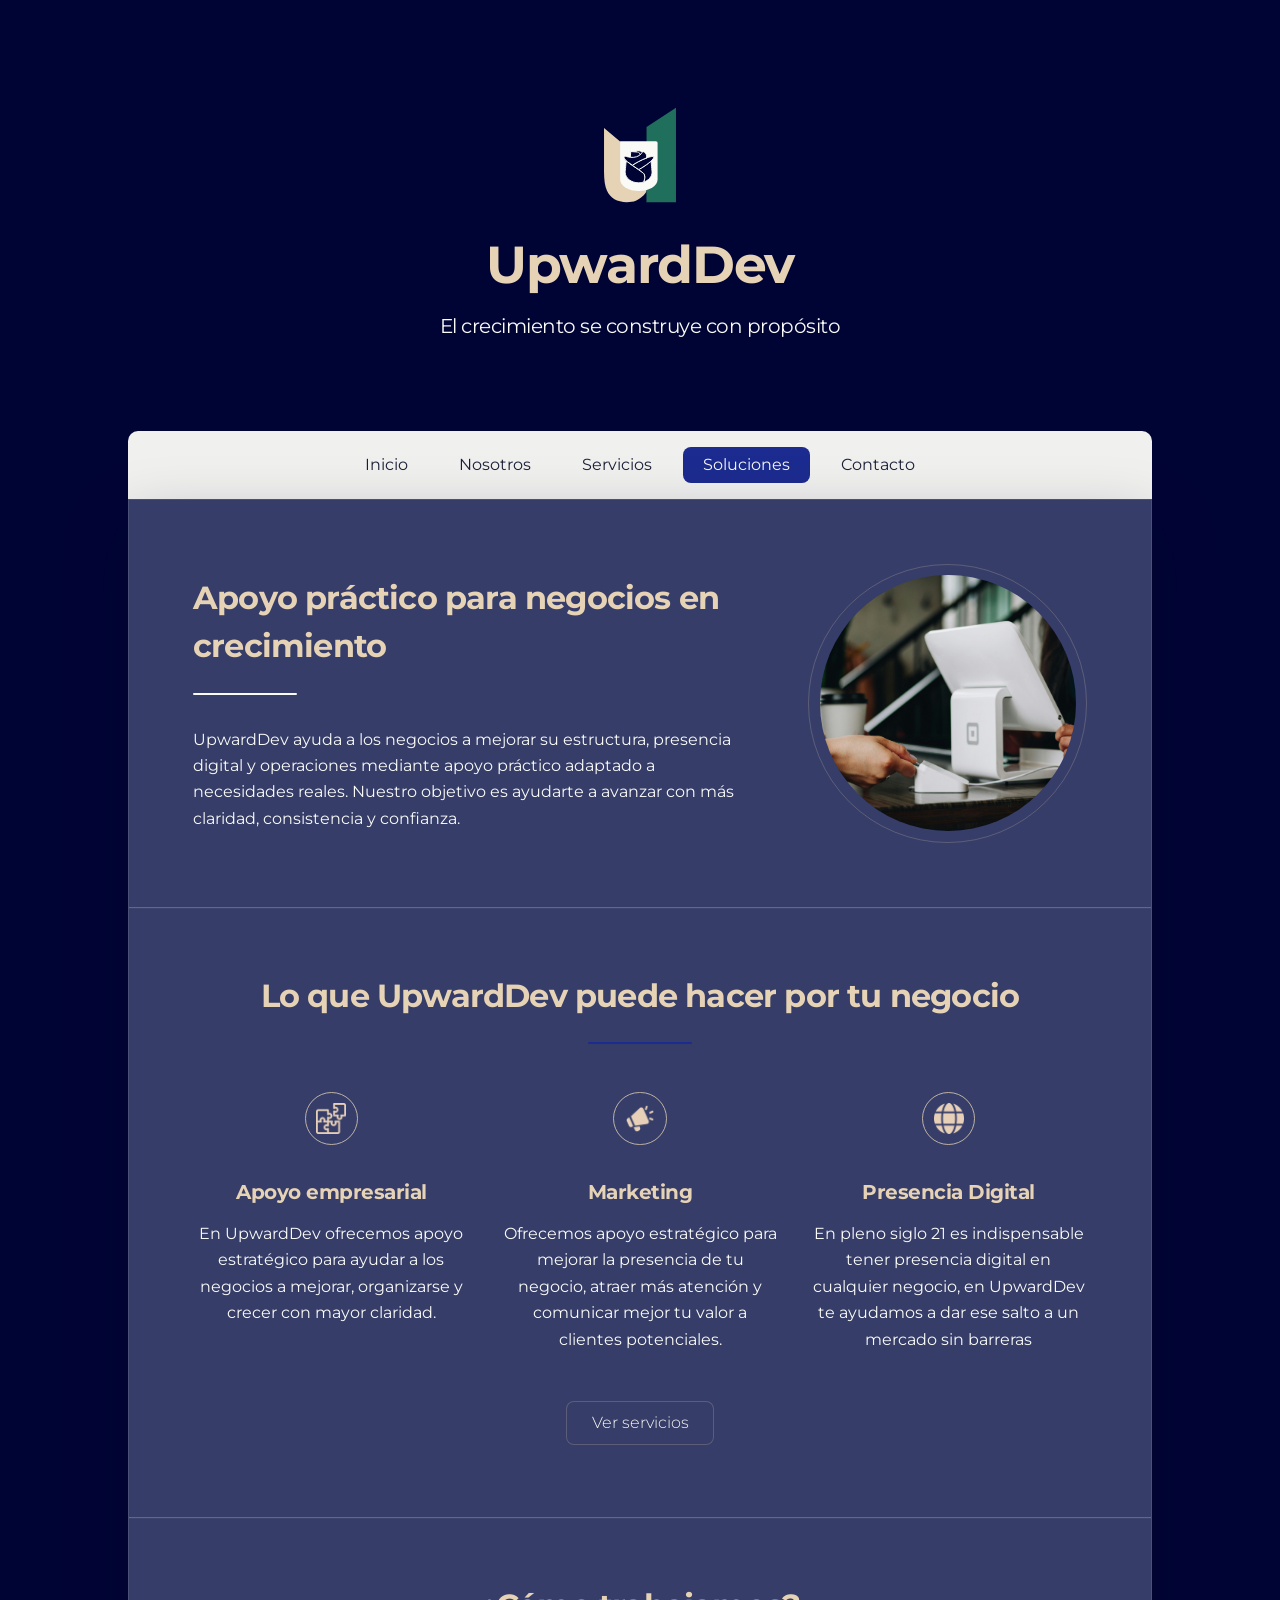
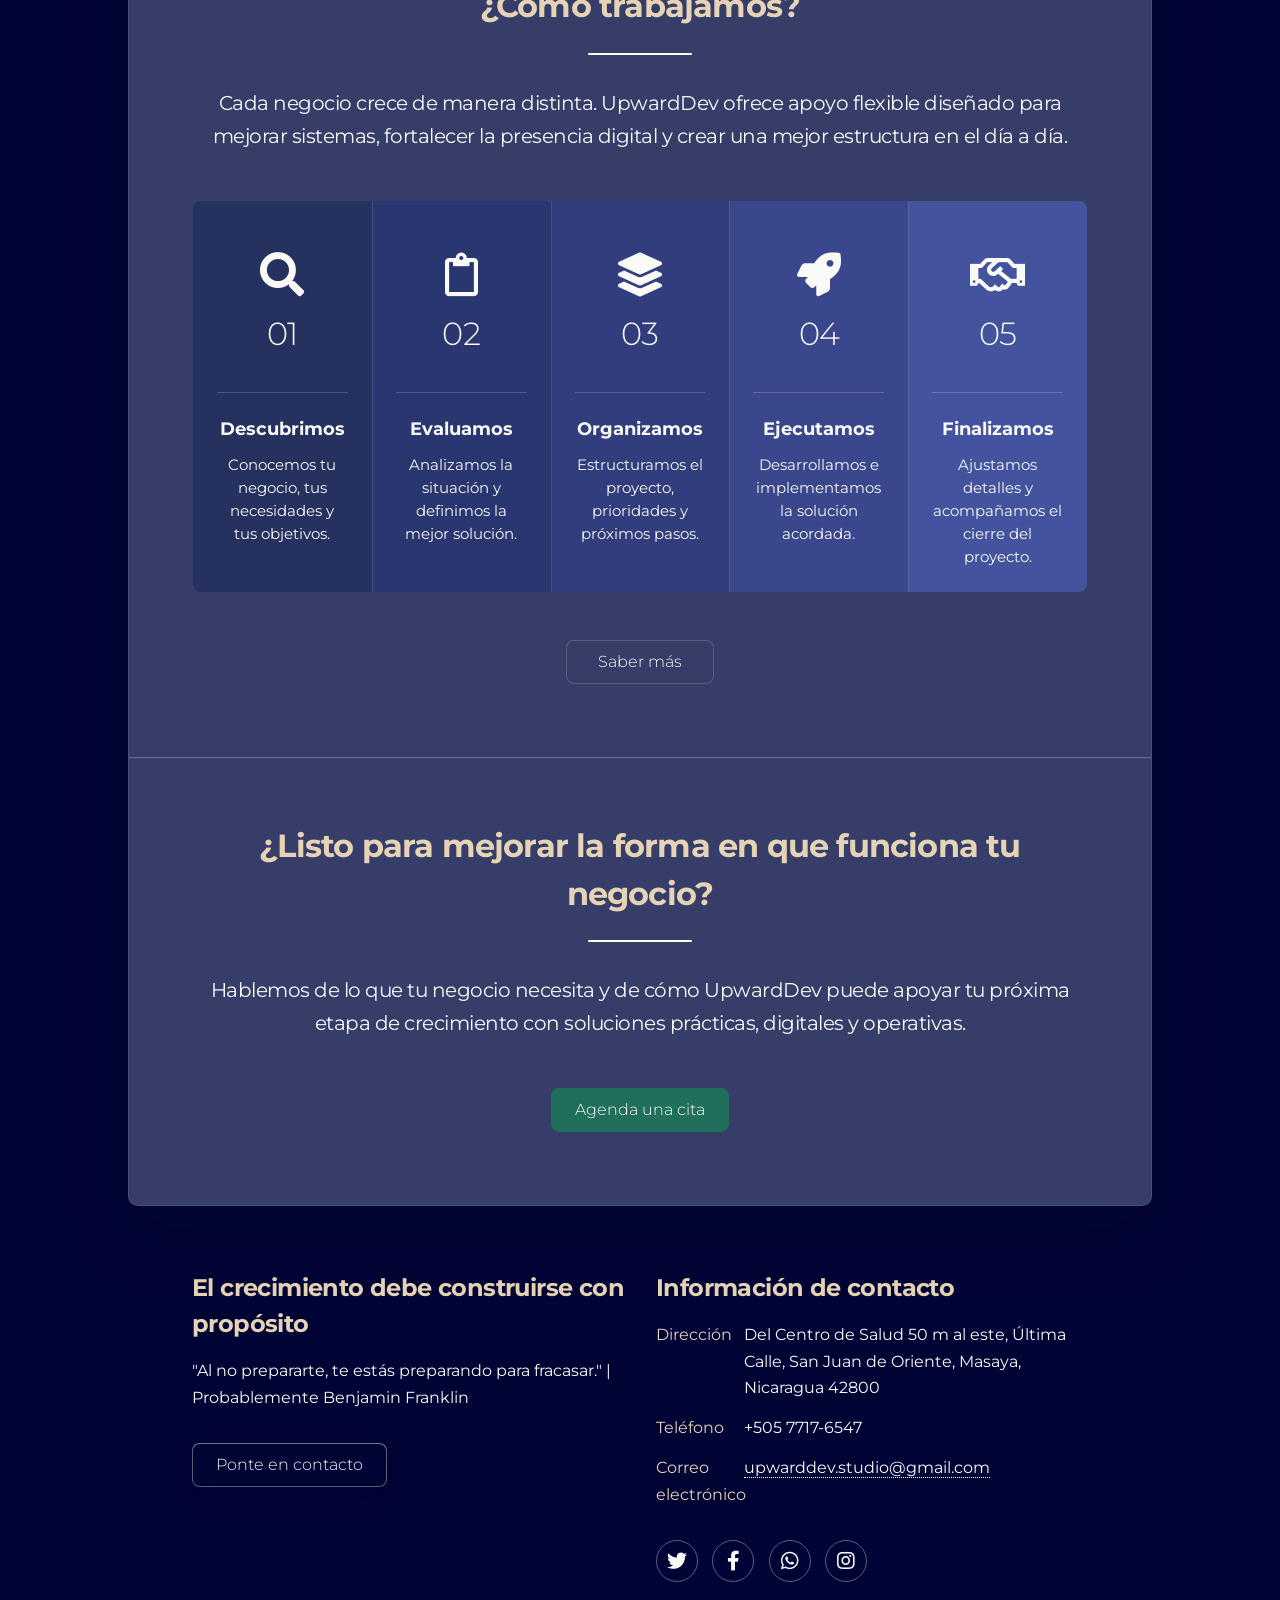
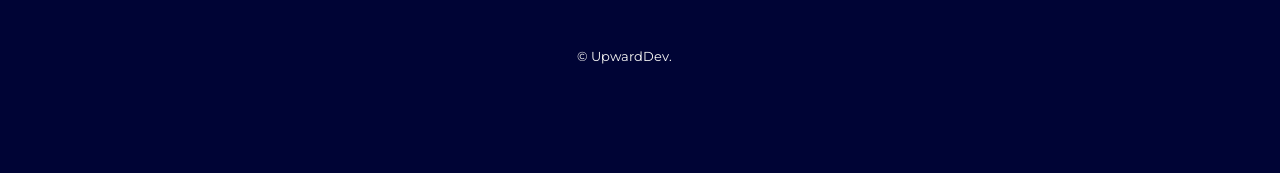
<file: index.html>
<!DOCTYPE HTML>
<!--
	Stellar by HTML5 UP
	html5up.net | @ajlkn
	Free for personal and commercial use under the CCA 3.0 license (html5up.net/license)
-->
<html>
	<head>
		<title>UpwardDev</title>
		<meta charset="utf-8" />
		<meta name="viewport" content="width=device-width, initial-scale=1, user-scalable=no" />
		<link rel="preconnect" href="https://fonts.googleapis.com" />
		<link rel="preconnect" href="https://fonts.gstatic.com" crossorigin />
		<link href="https://fonts.googleapis.com/css2?family=Montserrat:wght@400;700&display=swap" rel="stylesheet" />
		<link rel="icon" type="image/svg+xml" href="images/UpwardDev SVG.svg" />
		<link rel="stylesheet" href="assets/css/main.css" />
		<style>
			#main {
				background: #353d68;
				border-color: rgba(255, 255, 255, 0.1);
				border-top-left-radius: 0;
				border-top-right-radius: 0;
			}

			#main > .main + .main {
				border-top-color: rgba(255, 255, 255, 0.22);
				box-shadow: inset 0 1px 0 rgba(255, 255, 255, 0.04);
			}

			#cta .button.primary {
				background-color: #1F6F5C;
			}

			#cta .button.primary:hover {
				background-color: #1C2B8F;
			}

			#cta .button.primary:active {
				background-color: #000435;
			}

			#first header.major h2:after {
				background-color: #1C2B8F;
			}

			#first .icon.major,
			#first .icon.major:before {
				border-color: rgba(230, 210, 181, 0.78);
			}

			#first .image-icon img {
				filter: brightness(0) saturate(100%) invert(88%) sepia(20%) saturate(349%) hue-rotate(341deg) brightness(95%) contrast(91%);
			}
		</style>
		<noscript><link rel="stylesheet" href="assets/css/noscript.css" /></noscript>
	</head>
	<body class="is-preload">

		<!-- Wrapper -->
			<div id="wrapper">

				<!-- Header -->
					<header id="header" class="alt">
						<span class="logo"><img src="images/UpwardDev SVG.svg" alt="UpwardDev" /></span>
						<h1><a href="index.html">UpwardDev</a></h1>
						<p>El crecimiento se construye con propósito</p>
					</header>

				<!-- Nav -->
					<nav id="nav">
						<ul>
							<li><a href="#header" class="scrolly">Inicio</a></li>
							<li><a href="#intro" class="active">Nosotros</a></li>
							<li><a href="#first">Servicios</a></li>
							<li><a href="#second">Soluciones</a></li>
							<li><a href="#cta">Contacto</a></li>
						</ul>
					</nav>

				<!-- Main -->
					<div id="main">

						<!-- Introduction -->
							<section id="intro" class="main">
								<div class="spotlight">
									<div class="content">
										<header class="major">
											<h2>Apoyo práctico para negocios en crecimiento</h2>
										</header>
										<p>UpwardDev ayuda a los negocios a mejorar su estructura, presencia digital y operaciones mediante apoyo práctico adaptado a necesidades reales. Nuestro objetivo es ayudarte a avanzar con más claridad, consistencia y confianza.</p>
									</div>
									<span class="image about-image"><img src="images/patrick-tomasso-nWvWBV0sv04-unsplash.jpg" alt="People standing by office windows overlooking a city skyline" /></span>
								</div>
							</section>

						<!-- First Section -->
							<section id="first" class="main special">
								<header class="major">
									<h2>Lo que UpwardDev puede hacer por tu negocio</h2>
								</header>
								<ul class="features">
									<li>
										<span class="icon major image-icon"><img src="images/jigsaw.png" alt="Pieza de rompecabezas" /></span>
										<h3>Apoyo empresarial</h3>
										<p>En UpwardDev ofrecemos apoyo estratégico para ayudar a los negocios a mejorar, organizarse y crecer con mayor claridad.</p>
									</li>
									<li>
										<span class="icon major image-icon"><img src="images/megaphone.png" alt="Megafono" /></span>
										<h3>Marketing</h3>
										<p>Ofrecemos apoyo estratégico para mejorar la presencia de tu negocio, atraer más atención y comunicar mejor tu valor a clientes potenciales.</p>
									</li>
									<li>
										<span class="icon major image-icon"><img src="images/globe.png" alt="Globo" /></span>
										<h3>Presencia Digital</h3>
										<p>En pleno siglo 21 es indispensable tener presencia digital en cualquier negocio, en UpwardDev te ayudamos a dar ese salto a un mercado sin barreras</p>
									</li>
								</ul>
								<footer class="major">
									<ul class="actions special">
										<li><a href="view-services.html" class="button">Ver servicios</a></li>
									</ul>
								</footer>
							</section>

						<!-- Second Section -->
							<section id="second" class="main special">
								<header class="major">
									<h2>¿Cómo trabajamos?</h2>
									<p>Cada negocio crece de manera distinta. UpwardDev ofrece apoyo flexible diseñado para mejorar sistemas, fortalecer la presencia digital y crear una mejor estructura en el día a día.</p>
								</header>
								<ul class="statistics">
									<li class="style1">
										<div class="stat-head">
											<span class="icon solid fa-search"></span>
											<strong>01</strong>
										</div>
										<div class="stat-body">
											<span class="stat-title">Descubrimos</span>
											<p>Conocemos tu negocio, tus necesidades y tus objetivos.</p>
										</div>
									</li>
									<li class="style2">
										<div class="stat-head">
											<span class="icon fa-clipboard"></span>
											<strong>02</strong>
										</div>
										<div class="stat-body">
											<span class="stat-title">Evaluamos</span>
											<p>Analizamos la situación y definimos la mejor solución.</p>
										</div>
									</li>
									<li class="style3">
										<div class="stat-head">
											<span class="icon solid fa-layer-group"></span>
											<strong>03</strong>
										</div>
										<div class="stat-body">
											<span class="stat-title">Organizamos</span>
											<p>Estructuramos el proyecto, prioridades y próximos pasos.</p>
										</div>
									</li>
									<li class="style4">
										<div class="stat-head">
											<span class="icon solid fa-rocket"></span>
											<strong>04</strong>
										</div>
										<div class="stat-body">
											<span class="stat-title">Ejecutamos</span>
											<p>Desarrollamos e implementamos la solución acordada.</p>
										</div>
									</li>
									<li class="style5">
										<div class="stat-head">
											<span class="icon fa-handshake"></span>
											<strong>05</strong>
										</div>
										<div class="stat-body">
											<span class="stat-title">Finalizamos</span>
											<p>Ajustamos detalles y acompañamos el cierre del proyecto.</p>
										</div>
									</li>
								</ul>
								<footer class="major">
									<ul class="actions special">
										<li><a href="generic.html" class="button">Saber más</a></li>
									</ul>
								</footer>
							</section>

						<!-- Get Started -->
							<section id="cta" class="main special">
								<header class="major">
									<h2>¿Listo para mejorar la forma en que funciona tu negocio?</h2>
									<p>Hablemos de lo que tu negocio necesita y de cómo UpwardDev puede apoyar tu próxima etapa de crecimiento con soluciones prácticas, digitales y operativas.</p>
								</header>
								<footer class="major">
									<ul class="actions special">
										<li><a href="https://calendly.com/fernant-galher/30min" class="button primary">Agenda una cita</a></li>
									</ul>
								</footer>
							</section>

					</div>

				<!-- Footer -->
					<footer id="footer">
						<section>
							<h2>El crecimiento debe construirse con propósito</h2>
							<p class="js-purpose-quote">"Si no planificas, estás planeando fracasar." | Probablemente Benjamin Franklin</p>
							<ul class="actions">
								<li><a href="https://wa.me/50577176547" class="button">Ponte en contacto</a></li>
							</ul>
						</section>
						<section>
							<h2>Información de contacto</h2>
							<dl class="alt">
								<dt>Dirección</dt>
								<dd>Del Centro de Salud 50 m al este, Última Calle, San Juan de Oriente, Masaya, Nicaragua 42800</dd>
								<dt>Teléfono</dt>
								<dd>+505 7717-6547</dd>
								<dt>Correo electrónico</dt>
								<dd><a href="mailto:upwarddev.studio@gmail.com">upwarddev.studio@gmail.com</a></dd>
							</dl>
							<ul class="icons">
								<li><a href="#" class="icon brands fa-twitter alt"><span class="label">Twitter</span></a></li>
								<li><a href="https://www.facebook.com/profile.php?id=61580762204802" class="icon brands fa-facebook-f alt"><span class="label">Facebook</span></a></li>
								<li><a href="https://wa.me/50577176547" class="icon brands fa-whatsapp alt"><span class="label">WhatsApp</span></a></li>
								<li><a href="#" class="icon brands fa-instagram alt"><span class="label">Instagram</span></a></li>
							</ul>
						</section>
						<p class="copyright">&copy; UpwardDev.</p>
					</footer>

			</div>

		<!-- Scripts -->
			<script src="assets/js/jquery.min.js"></script>
			<script src="assets/js/jquery.scrollex.min.js"></script>
			<script src="assets/js/jquery.scrolly.min.js"></script>
			<script src="assets/js/browser.min.js"></script>
			<script src="assets/js/breakpoints.min.js"></script>
			<script src="assets/js/util.js"></script>
			<script src="assets/js/main.js"></script>

	</body>
</html>
</file>
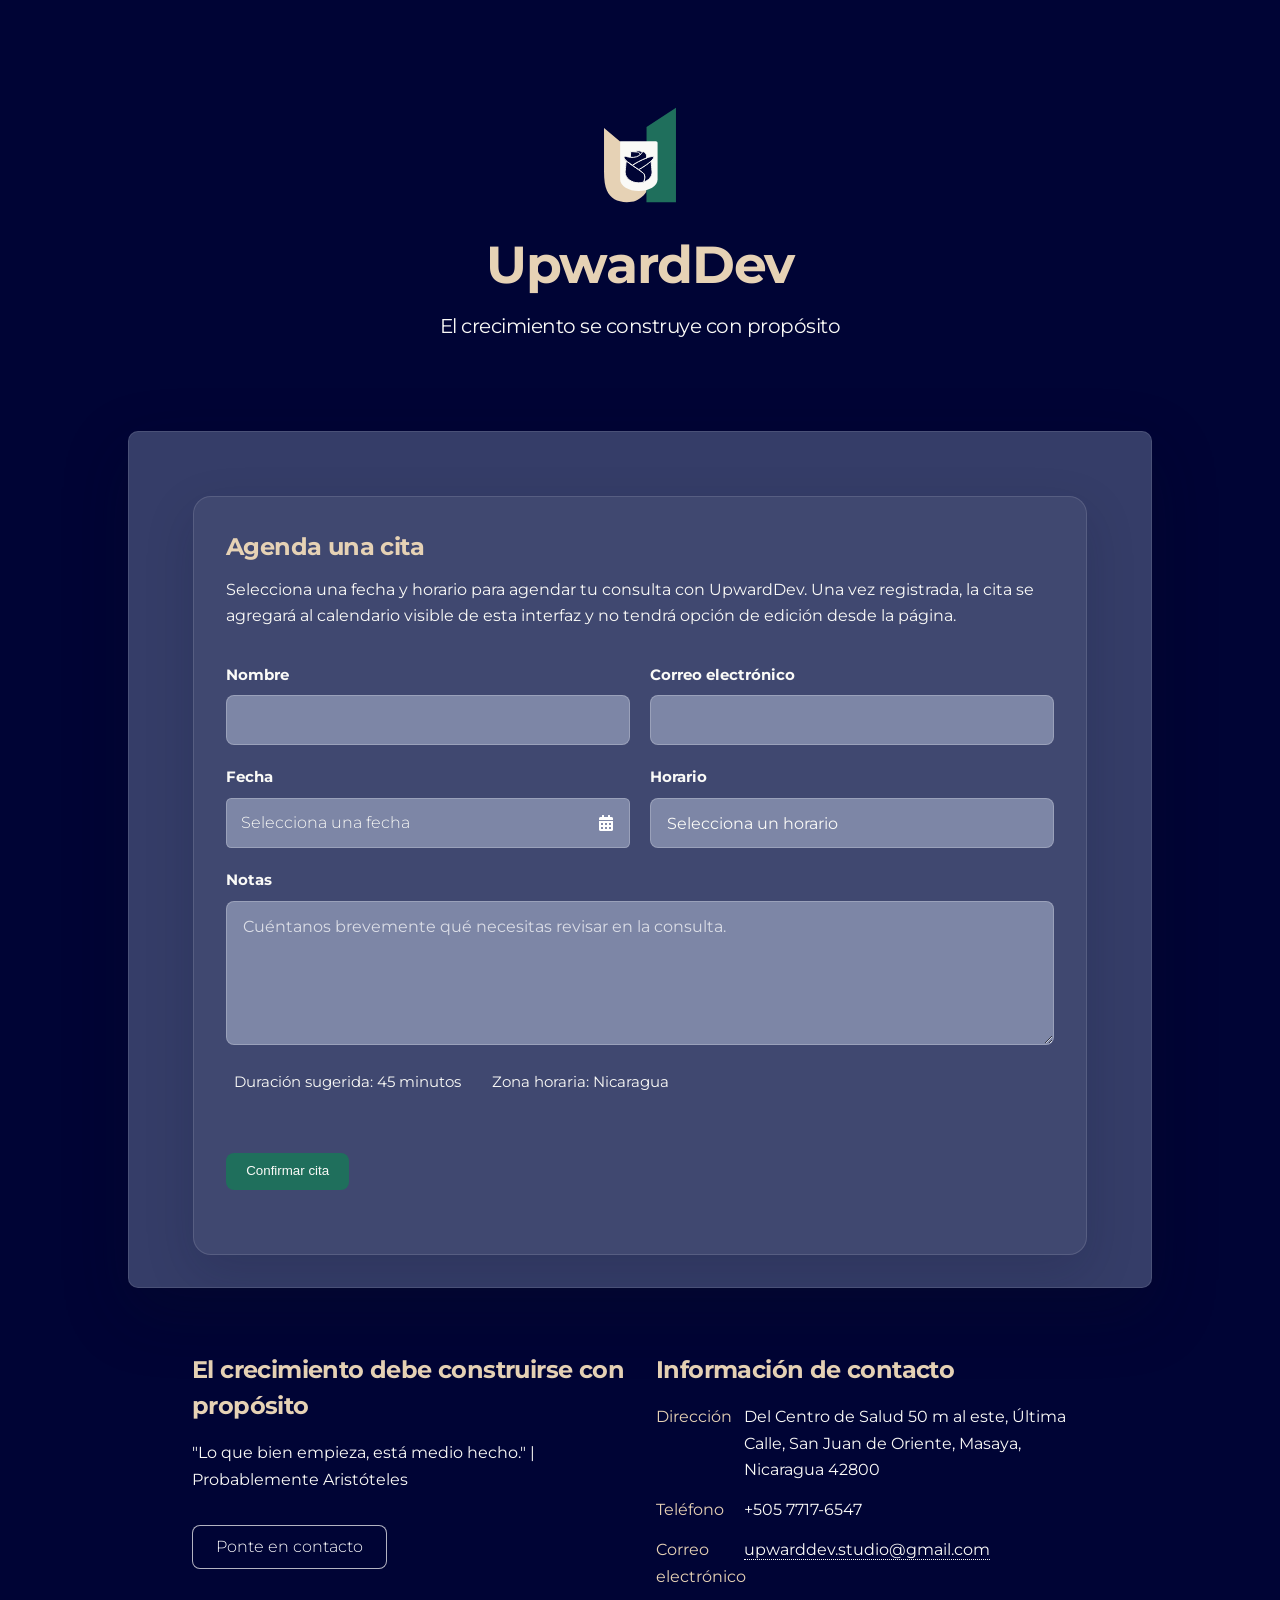
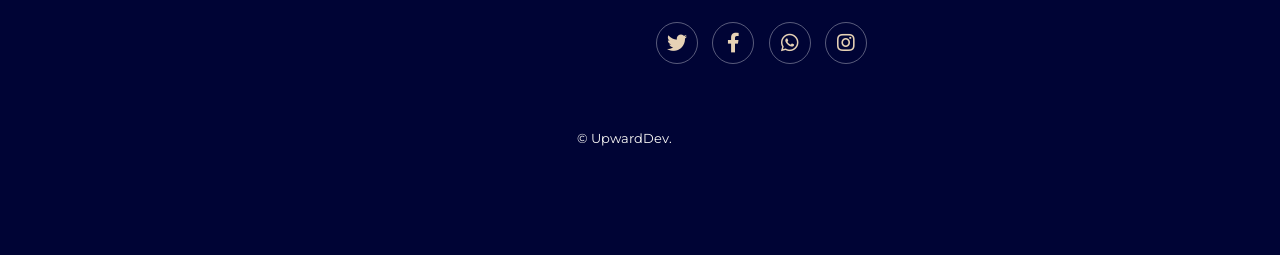
<file: book-a-consultation.html>
<!DOCTYPE HTML>
<!--
	Stellar by HTML5 UP
	html5up.net | @ajlkn
	Free for personal and commercial use under the CCA 3.0 license (html5up.net/license)
-->
<html>
	<head>
		<title>Reservar Una Consulta | UpwardDev</title>
		<meta charset="utf-8" />
		<meta name="viewport" content="width=device-width, initial-scale=1, user-scalable=no" />
		<link rel="preconnect" href="https://fonts.googleapis.com" />
		<link rel="preconnect" href="https://fonts.gstatic.com" crossorigin />
		<link href="https://fonts.googleapis.com/css2?family=Montserrat:wght@400;700&display=swap" rel="stylesheet" />
		<link rel="icon" type="image/svg+xml" href="images/UpwardDev SVG.svg" />
		<link rel="stylesheet" href="assets/css/main.css" />
		<style>
			:root {
				--booking-solid-bg: #7d86a6;
				--booking-solid-bg-dark: #5d678b;
				--booking-border: rgba(255, 255, 255, 0.22);
				--booking-text: #ffffff;
			}

			.booking-shell {
				display: block;
			}

			.booking-panel {
				background: rgba(255, 255, 255, 0.06);
				border: 1px solid rgba(255, 255, 255, 0.12);
				border-radius: 18px;
				padding: 2rem;
				box-shadow: 0 18px 50px rgba(15, 20, 45, 0.16);
			}

			.booking-panel h2,
			.booking-summary h3 {
				margin-bottom: 0.75rem;
			}

			.booking-panel p.lead {
				margin-bottom: 2rem;
			}

			.booking-grid {
				display: grid;
				grid-template-columns: repeat(2, minmax(0, 1fr));
				gap: 1.2rem;
			}

			.booking-field.full {
				grid-column: 1 / -1;
			}

			.booking-field label {
				display: block;
				font-size: 0.95rem;
				font-weight: 700;
				margin-bottom: 0.55rem;
				color: rgba(255, 255, 255, 0.92);
			}

			.booking-panel .booking-field input,
			.booking-panel .booking-field select,
			.booking-panel .booking-field textarea,
			.booking-panel .booking-date-trigger {
				width: 100%;
				background: var(--booking-solid-bg) !important;
				border: solid 1px var(--booking-border) !important;
				box-shadow: none !important;
				color: var(--booking-text) !important;
			}

			.booking-field input[type="text"],
			.booking-field input[type="email"],
			.booking-field select {
				height: 3.1em;
				min-height: 3.1em;
				line-height: 3.1em;
			}

			.booking-date {
				position: relative;
			}

			.booking-date-trigger {
				width: 100%;
				height: 3.1em;
				min-height: 3.1em;
				padding: 0 3.25em 0 0.9em;
				border-radius: 0.325rem;
				border: solid 1px var(--booking-border) !important;
				background: var(--booking-solid-bg) !important;
				color: var(--booking-text) !important;
				box-shadow: none;
				display: flex;
				align-items: center;
				text-align: left;
				font-size: 1em;
				font-family: inherit;
				position: relative;
				cursor: pointer;
			}

			.booking-date-trigger::after {
				content: '\f073';
				font-family: 'Font Awesome 5 Free';
				font-weight: 900;
				position: absolute;
				right: 1em;
				top: 50%;
				transform: translateY(-50%);
				color: var(--booking-text);
			}

			.booking-date-trigger.is-empty {
				color: var(--booking-text);
			}

			.booking-date-panel {
				position: absolute;
				top: calc(100% + 0.65rem);
				left: 0;
				width: min(100%, 23rem);
				padding: 0.85rem;
				border-radius: 0.9rem;
				border: 1px solid var(--booking-border);
				background: var(--booking-solid-bg-dark) !important;
				box-shadow: 0 20px 40px rgba(9, 12, 28, 0.28);
				display: none;
				z-index: 20;
			}

			.booking-date-panel.is-open {
				display: block;
			}

			.booking-date-header {
				display: flex;
				align-items: center;
				justify-content: space-between;
				margin-bottom: 0.7rem;
				gap: 0.6rem;
			}

			.booking-date-header button {
				-webkit-appearance: none;
				-moz-appearance: none;
				appearance: none;
				min-width: 0;
				border: 0;
				background: #4f597e;
				color: var(--booking-text);
				width: 1.8rem;
				height: 1.8rem;
				border-radius: 999px;
				line-height: 1;
				padding: 0;
				box-shadow: none;
				text-transform: none;
				letter-spacing: 0;
				cursor: pointer;
			}

			.booking-date-month {
				font-size: 0.88rem;
				font-weight: 700;
				text-transform: capitalize;
				color: var(--booking-text);
			}

			.booking-date-weekdays,
			.booking-date-grid {
				display: grid;
				grid-template-columns: repeat(7, minmax(0, 1fr));
				gap: 0.35rem;
			}

			.booking-date-weekdays {
				margin-bottom: 0.35rem;
			}

			.booking-date-weekdays span {
				text-align: center;
				font-size: 0.66rem;
				font-weight: 700;
				letter-spacing: 0.04em;
				color: rgba(255, 255, 255, 0.8);
				text-transform: uppercase;
			}

			.booking-date-day {
				-webkit-appearance: none;
				-moz-appearance: none;
				appearance: none;
				width: 100%;
				min-width: 0;
				height: 1.95rem;
				border-radius: 0.6rem;
				border: 0;
				background: transparent;
				padding: 0;
				margin: 0;
				box-shadow: none;
				color: var(--booking-text);
				font-size: 0.9rem;
				font-family: inherit;
				font-weight: 500;
				line-height: 1;
				letter-spacing: 0;
				text-transform: none;
				cursor: pointer;
			}

			.booking-date-day:hover,
			.booking-date-day:focus {
				background: #6d7799;
				outline: none;
			}

			.booking-date-day.is-muted {
				color: rgba(255, 255, 255, 0.28);
				cursor: default;
			}

			.booking-date-day.is-disabled {
				color: rgba(255, 255, 255, 0.22);
				text-decoration: line-through;
				cursor: not-allowed;
			}

			.booking-date-day.is-selected {
				background: #8bc8f1;
				color: #14204f;
				font-weight: 700;
			}

			.booking-date-input {
				position: absolute;
				opacity: 0;
				pointer-events: none;
			}

			.booking-field textarea {
				min-height: 9rem;
				resize: vertical;
			}

			.booking-panel .booking-field input::placeholder,
			.booking-panel .booking-field textarea::placeholder {
				color: rgba(255, 255, 255, 0.85) !important;
				opacity: 1 !important;
			}

			.booking-panel .booking-field select {
				background-image: none !important;
				padding-right: 3em;
			}

			.booking-panel .booking-field select,
			.booking-panel .booking-field select option {
				color: var(--booking-text) !important;
				background: var(--booking-solid-bg) !important;
			}

			.booking-panel .booking-field input:focus,
			.booking-panel .booking-field select:focus,
			.booking-panel .booking-field textarea:focus,
			.booking-panel .booking-date-trigger:focus {
				border-color: rgba(255, 255, 255, 0.4) !important;
				box-shadow: 0 0 0 1px rgba(255, 255, 255, 0.12) !important;
			}

			.booking-panel #booking-notes {
				color: #ffffff !important;
			}

			.booking-panel #booking-notes::placeholder {
				color: rgba(255, 255, 255, 0.72) !important;
				opacity: 1 !important;
			}

			.booking-meta {
				display: flex;
				flex-wrap: wrap;
				gap: 0.85rem 1.5rem;
				margin: 1.5rem 0 0 0;
				padding: 0;
				list-style: none;
				color: rgba(255, 255, 255, 0.72);
				font-size: 0.95rem;
			}

			.booking-status {
				margin-top: 1rem;
				font-size: 0.92rem;
				color: #ffd6d6;
				min-height: 1.2rem;
			}

			.booking-modal {
				position: fixed;
				inset: 0;
				display: flex;
				align-items: center;
				justify-content: center;
				padding: 1.5rem;
				background: rgba(8, 12, 28, 0.72);
				opacity: 0;
				visibility: hidden;
				transition: opacity 0.2s ease, visibility 0.2s ease;
				z-index: 10000;
			}

			.booking-modal.is-visible {
				opacity: 1;
				visibility: visible;
			}

			.booking-modal-card {
				width: min(32rem, 100%);
				padding: 2.5rem 2rem;
				text-align: center;
				border-radius: 22px;
				background: #1b2452;
				border: 1px solid rgba(255, 255, 255, 0.12);
				box-shadow: 0 24px 60px rgba(0, 0, 0, 0.25);
			}

			.booking-check {
				width: 5.5rem;
				height: 5.5rem;
				margin: 0 auto 1.25rem auto;
				border-radius: 999px;
				display: flex;
				align-items: center;
				justify-content: center;
				background: rgba(255, 255, 255, 0.08);
				border: 2px solid rgba(255, 255, 255, 0.18);
			}

			.booking-check .icon {
				font-size: 2.2rem;
				color: #ffffff;
			}

			.booking-modal-card p:last-of-type {
				margin-bottom: 1.5rem;
			}

			@media screen and (max-width: 736px) {
				.booking-grid {
					grid-template-columns: 1fr;
				}

				.booking-panel {
					padding: 1.5rem;
				}
			}
		</style>
		<noscript><link rel="stylesheet" href="assets/css/noscript.css" /></noscript>
	</head>
	<body class="is-preload subpage">

		<!-- Wrapper -->
			<div id="wrapper">

				<!-- Header -->
					<header id="header" class="alt">
						<span class="logo"><a href="index.html"><img src="images/UpwardDev SVG.svg" alt="UpwardDev" /></a></span>
						<h1>UpwardDev</h1>
						<p>El crecimiento se construye con propósito</p>
					</header>

					<a href="index.html" class="subpage-nav-logo" aria-label="Volver al inicio">
						<img src="images/UpwardDev SVG.svg" alt="UpwardDev" />
					</a>

				<!-- Main -->
					<div id="main">

						<!-- Content -->
							<section id="content" class="main">
								<div class="booking-shell">
									<div class="booking-panel">
										<h2>Agenda una cita</h2>
										<p class="lead">Selecciona una fecha y horario para agendar tu consulta con UpwardDev. Una vez registrada, la cita se agregará al calendario visible de esta interfaz y no tendrá opción de edición desde la página.</p>
										<form id="booking-form">
											<div class="booking-grid">
												<div class="booking-field">
													<label for="booking-name">Nombre</label>
													<input type="text" id="booking-name" name="name" required />
												</div>
												<div class="booking-field">
													<label for="booking-email">Correo electrónico</label>
													<input type="email" id="booking-email" name="email" required />
												</div>
												<div class="booking-field">
													<label for="booking-date">Fecha</label>
													<div class="booking-date" id="booking-date-picker">
														<input type="hidden" id="booking-date" name="date" required />
														<button type="button" class="booking-date-trigger is-empty" id="booking-date-trigger" aria-haspopup="dialog" aria-expanded="false">Selecciona una fecha</button>
														<div class="booking-date-panel" id="booking-date-panel">
															<div class="booking-date-header">
																<button type="button" id="booking-date-prev" aria-label="Mes anterior">&lsaquo;</button>
																<div class="booking-date-month" id="booking-date-month"></div>
																<button type="button" id="booking-date-next" aria-label="Mes siguiente">&rsaquo;</button>
															</div>
															<div class="booking-date-weekdays">
																<span>Do</span>
																<span>Lu</span>
																<span>Ma</span>
																<span>Mi</span>
																<span>Ju</span>
																<span>Vi</span>
																<span>Sa</span>
															</div>
															<div class="booking-date-grid" id="booking-date-grid"></div>
														</div>
													</div>
												</div>
												<div class="booking-field">
													<label for="booking-time">Horario</label>
													<select id="booking-time" name="time" required>
														<option value="">Selecciona un horario</option>
														<option value="09:00">09:00 AM</option>
														<option value="10:00">10:00 AM</option>
														<option value="11:00">11:00 AM</option>
														<option value="14:00">02:00 PM</option>
														<option value="15:00">03:00 PM</option>
														<option value="16:00">04:00 PM</option>
													</select>
												</div>
												<div class="booking-field full">
													<label for="booking-notes">Notas</label>
													<textarea id="booking-notes" name="notes" placeholder="Cuéntanos brevemente qué necesitas revisar en la consulta."></textarea>
												</div>
											</div>
											<ul class="booking-meta">
												<li>Duración sugerida: 45 minutos</li>
												<li>Zona horaria: Nicaragua</li>
											</ul>
											<div class="booking-status" id="booking-status" aria-live="polite"></div>
											<ul class="actions" style="margin-top: 1.5rem;">
												<li><button type="submit" class="button primary">Confirmar cita</button></li>
											</ul>
										</form>
									</div>
								</div>
							</section>

					</div>

				<!-- Footer -->
					<footer id="footer">
						<section>
							<h2>El crecimiento debe construirse con propósito</h2>
							<p class="js-purpose-quote">"Si no planificas, estás planeando fracasar." | Probablemente Benjamin Franklin</p>
							<ul class="actions">
								<li><a href="mailto:upwarddev.studio@gmail.com?body=Hola%2C%20estoy%20interesado%20en%20recibir%20ayuda%20de%20ustedes.%20%C2%BFPodr%C3%ADan%20darme%20m%C3%A1s%20informaci%C3%B3n%20para%20que%20podamos%20agendar%20una%20reuni%C3%B3n%3F" class="button">Ponte en contacto</a></li>
							</ul>
						</section>
						<section>
							<h2>Información de contacto</h2>
							<dl class="alt">
								<dt>Dirección</dt>
								<dd>Del Centro de Salud 50 m al este, Última Calle, San Juan de Oriente, Masaya, Nicaragua 42800</dd>
								<dt>Teléfono</dt>
								<dd>+505 7717-6547</dd>
								<dt>Correo electrónico</dt>
								<dd><a href="mailto:upwarddev.studio@gmail.com">upwarddev.studio@gmail.com</a></dd>
							</dl>
							<ul class="icons">
								<li><a href="#" class="icon brands fa-twitter alt"><span class="label">Twitter</span></a></li>
								<li><a href="https://www.facebook.com/profile.php?id=61580762204802" class="icon brands fa-facebook-f alt"><span class="label">Facebook</span></a></li>
								<li><a href="https://wa.me/50577176547" class="icon brands fa-whatsapp alt"><span class="label">WhatsApp</span></a></li>
								<li><a href="#" class="icon brands fa-instagram alt"><span class="label">Instagram</span></a></li>
							</ul>
						</section>
						<p class="copyright">&copy; UpwardDev.</p>
					</footer>

			</div>

			<div class="booking-modal" id="booking-modal" aria-hidden="true">
				<div class="booking-modal-card" role="dialog" aria-modal="true" aria-labelledby="booking-modal-title">
					<div class="booking-check">
						<span class="icon solid fa-check"></span>
					</div>
					<h3 id="booking-modal-title">Todo listo</h3>
					<p>Por favor revisa tu correo electr&oacute;nico para la confirmaci&oacute;n de la cita.</p>
					<ul class="actions special">
						<li><button type="button" class="button" id="booking-modal-close">Cerrar</button></li>
					</ul>
				</div>
			</div>

		<!-- Scripts -->
			<script src="assets/js/jquery.min.js"></script>
			<script src="assets/js/jquery.scrollex.min.js"></script>
			<script src="assets/js/jquery.scrolly.min.js"></script>
			<script src="assets/js/browser.min.js"></script>
			<script src="assets/js/breakpoints.min.js"></script>
			<script src="assets/js/util.js"></script>
			<script>
				(function () {
					var form = document.getElementById('booking-form');
					var dateInput = document.getElementById('booking-date');
					var datePicker = document.getElementById('booking-date-picker');
					var dateTrigger = document.getElementById('booking-date-trigger');
					var datePanel = document.getElementById('booking-date-panel');
					var dateGrid = document.getElementById('booking-date-grid');
					var dateMonth = document.getElementById('booking-date-month');
					var datePrev = document.getElementById('booking-date-prev');
					var dateNext = document.getElementById('booking-date-next');
					var status = document.getElementById('booking-status');
					var modal = document.getElementById('booking-modal');
					var modalClose = document.getElementById('booking-modal-close');
					var storageKey = 'upwarddev-bookings';

					if (!form || !dateInput || !datePicker || !dateTrigger || !datePanel || !dateGrid || !dateMonth || !datePrev || !dateNext || !status || !modal || !modalClose) return;

					var today = new Date();
					var todayMidnight = new Date(today.getFullYear(), today.getMonth(), today.getDate());
					var isoToday = new Date(today.getTime() - today.getTimezoneOffset() * 60000).toISOString().split('T')[0];
					var visibleMonth = new Date(today.getFullYear(), today.getMonth(), 1);

					function getBookings() {
						try {
							return JSON.parse(localStorage.getItem(storageKey) || '[]');
						} catch (error) {
							return [];
						}
					}

					function saveBookings(bookings) {
						localStorage.setItem(storageKey, JSON.stringify(bookings));
					}

					function formatDate(dateValue) {
						var parts = dateValue.split('-');
						if (parts.length !== 3) return dateValue;
						var localDate = new Date(parts[0], parts[1] - 1, parts[2]);
						return localDate.toLocaleDateString('es-NI', {
							weekday: 'long',
							year: 'numeric',
							month: 'long',
							day: 'numeric'
						});
					}

					function formatDateShort(dateValue) {
						var parts = dateValue.split('-');
						if (parts.length !== 3) return 'Selecciona una fecha';
						var localDate = new Date(parts[0], parts[1] - 1, parts[2]);
						return localDate.toLocaleDateString('es-NI', {
							day: '2-digit',
							month: '2-digit',
							year: 'numeric'
						});
					}

					function getBookedSlots() {
						return getBookings().map(function (item) {
							return item.date;
						});
					}

					function openDatePanel() {
						datePanel.classList.add('is-open');
						dateTrigger.setAttribute('aria-expanded', 'true');
					}

					function closeDatePanel() {
						datePanel.classList.remove('is-open');
						dateTrigger.setAttribute('aria-expanded', 'false');
					}

					function syncDateTrigger() {
						if (dateInput.value) {
							dateTrigger.textContent = formatDateShort(dateInput.value);
							dateTrigger.classList.remove('is-empty');
						} else {
							dateTrigger.textContent = 'Selecciona una fecha';
							dateTrigger.classList.add('is-empty');
						}
					}

					function sameDate(a, b) {
						return a.getFullYear() === b.getFullYear() && a.getMonth() === b.getMonth() && a.getDate() === b.getDate();
					}

					function toIso(date) {
						return new Date(date.getTime() - date.getTimezoneOffset() * 60000).toISOString().split('T')[0];
					}

					function renderCalendar() {
						var bookedDates = getBookedSlots();
						var year = visibleMonth.getFullYear();
						var month = visibleMonth.getMonth();
						var monthLabel = visibleMonth.toLocaleDateString('es-NI', { month: 'long', year: 'numeric' });
						var firstDay = new Date(year, month, 1);
						var startDay = firstDay.getDay();
						var daysInMonth = new Date(year, month + 1, 0).getDate();

						dateMonth.textContent = monthLabel;
						dateGrid.innerHTML = '';

						for (var i = 0; i < startDay; i++) {
							var spacer = document.createElement('button');
							spacer.type = 'button';
							spacer.className = 'booking-date-day is-muted';
							spacer.disabled = true;
							spacer.textContent = '';
							dateGrid.appendChild(spacer);
						}

						for (var day = 1; day <= daysInMonth; day++) {
							var current = new Date(year, month, day);
							var currentIso = toIso(current);
							var isPast = current < todayMidnight;
							var isBooked = bookedDates.indexOf(currentIso) !== -1;
							var isSelected = dateInput.value === currentIso;
							var button = document.createElement('button');
							button.type = 'button';
							button.className = 'booking-date-day';
							button.textContent = String(day);

							if (isPast || isBooked) {
								button.classList.add('is-disabled');
								button.disabled = true;
							}

							if (isSelected) {
								button.classList.add('is-selected');
							}

							button.addEventListener('click', function (value, dateObj) {
								return function () {
									dateInput.value = value;
									visibleMonth = new Date(dateObj.getFullYear(), dateObj.getMonth(), 1);
									syncDateTrigger();
									renderCalendar();
									closeDatePanel();
								};
							}(currentIso, current));

							dateGrid.appendChild(button);
						}
					}

					function showStatus(message) {
						status.textContent = message || '';
					}

					function showModal() {
						modal.classList.add('is-visible');
						modal.setAttribute('aria-hidden', 'false');
					}

					function hideModal() {
						modal.classList.remove('is-visible');
						modal.setAttribute('aria-hidden', 'true');
					}

					modalClose.addEventListener('click', hideModal);
					modal.addEventListener('click', function (event) {
						if (event.target === modal) hideModal();
					});

					dateTrigger.addEventListener('click', function () {
						if (datePanel.classList.contains('is-open')) {
							closeDatePanel();
						} else {
							openDatePanel();
						}
					});

					datePrev.addEventListener('click', function () {
						visibleMonth = new Date(visibleMonth.getFullYear(), visibleMonth.getMonth() - 1, 1);
						renderCalendar();
					});

					dateNext.addEventListener('click', function () {
						visibleMonth = new Date(visibleMonth.getFullYear(), visibleMonth.getMonth() + 1, 1);
						renderCalendar();
					});

					document.addEventListener('click', function (event) {
						if (!datePicker.contains(event.target)) {
							closeDatePanel();
						}
					});

					form.addEventListener('submit', function (event) {
						event.preventDefault();
						showStatus('');

						var formData = new FormData(form);
						var booking = {
							name: String(formData.get('name') || '').trim(),
							email: String(formData.get('email') || '').trim(),
							date: String(formData.get('date') || '').trim(),
							time: String(formData.get('time') || '').trim(),
							notes: String(formData.get('notes') || '').trim()
						};

						if (!booking.name || !booking.email || !booking.date || !booking.time) {
							showStatus('Completa todos los campos obligatorios antes de continuar.');
							return;
						}

						var bookings = getBookings();
						var duplicate = bookings.some(function (item) {
							return item.date === booking.date && item.time === booking.time;
						});

						if (duplicate) {
							showStatus('Ese horario ya aparece reservado en esta agenda. Elige otro espacio.');
							return;
						}

						bookings.push(booking);
						saveBookings(bookings);
						form.reset();
						dateInput.value = '';
						visibleMonth = new Date(todayMidnight.getFullYear(), todayMidnight.getMonth(), 1);
						syncDateTrigger();
						renderCalendar();
						showModal();
					});

					syncDateTrigger();
					renderCalendar();
				})();
			</script>
			<script src="assets/js/main.js"></script>

	</body>
</html>
</file>
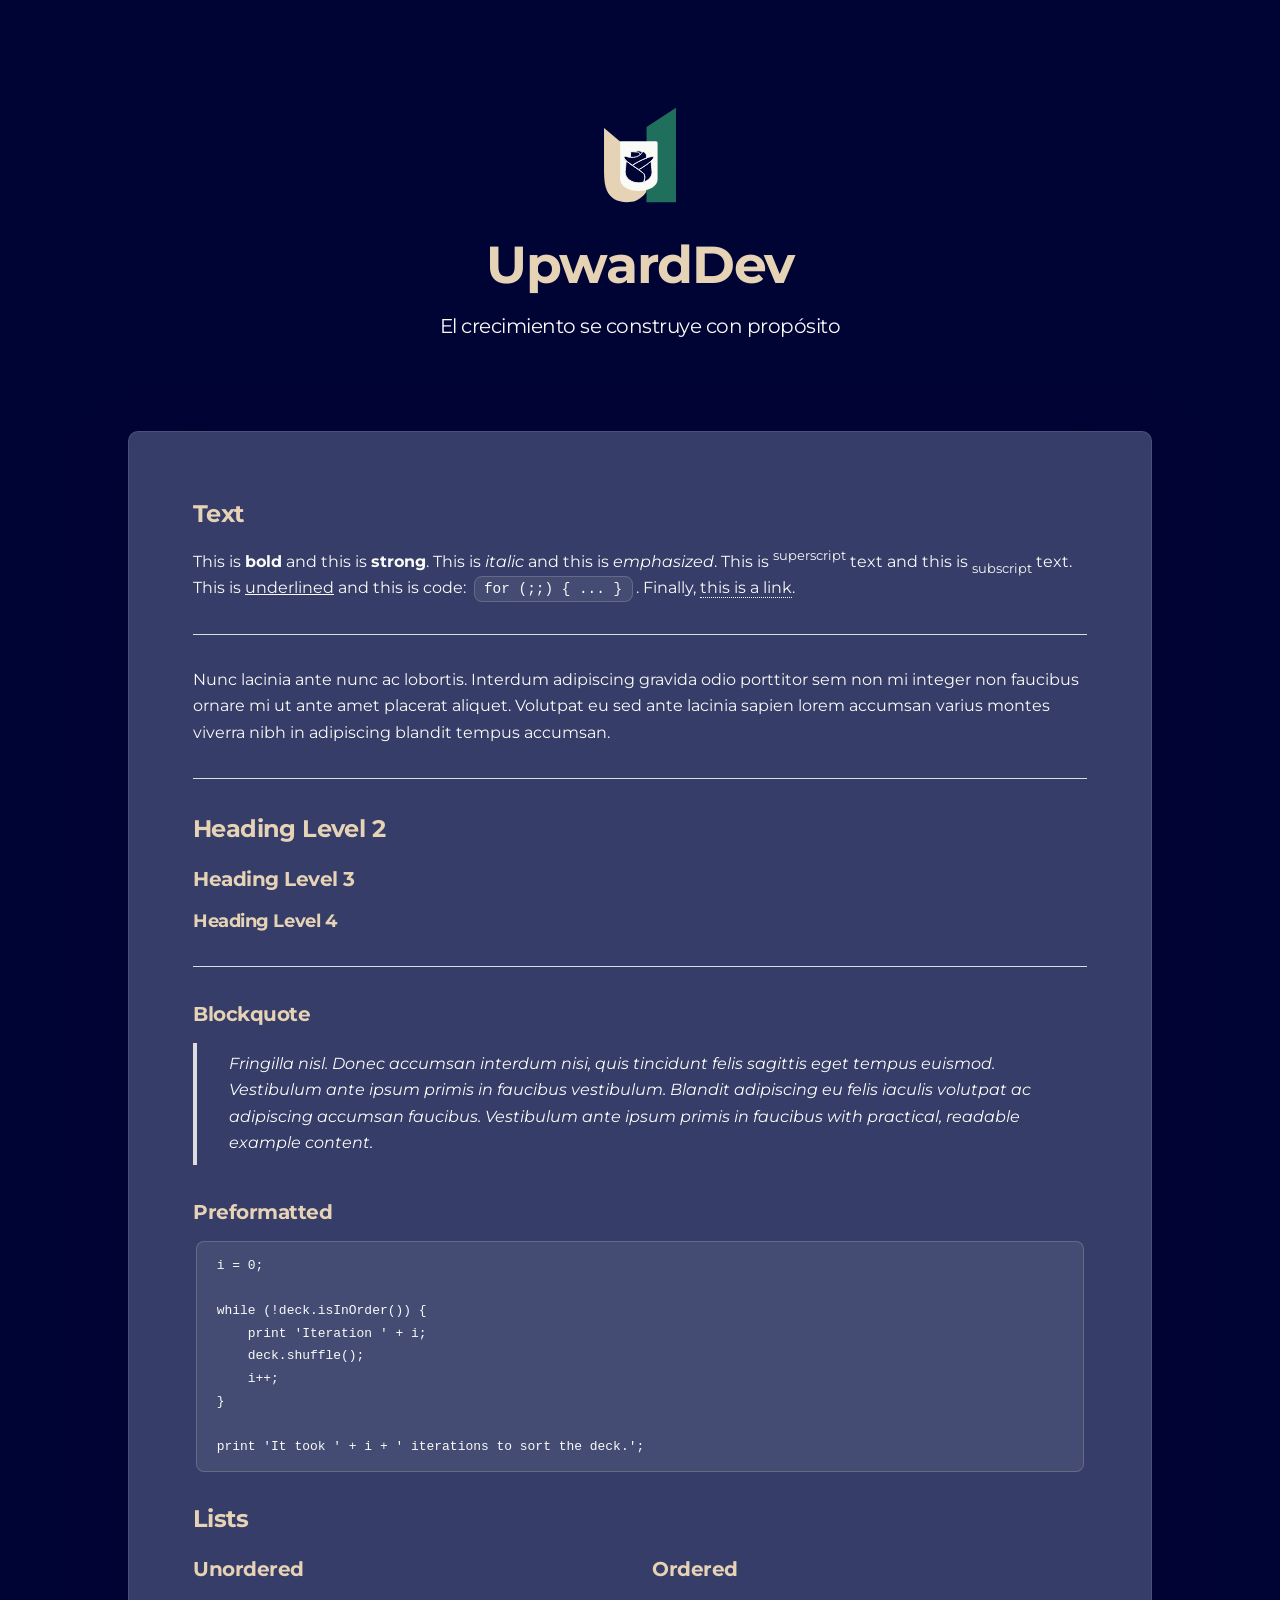
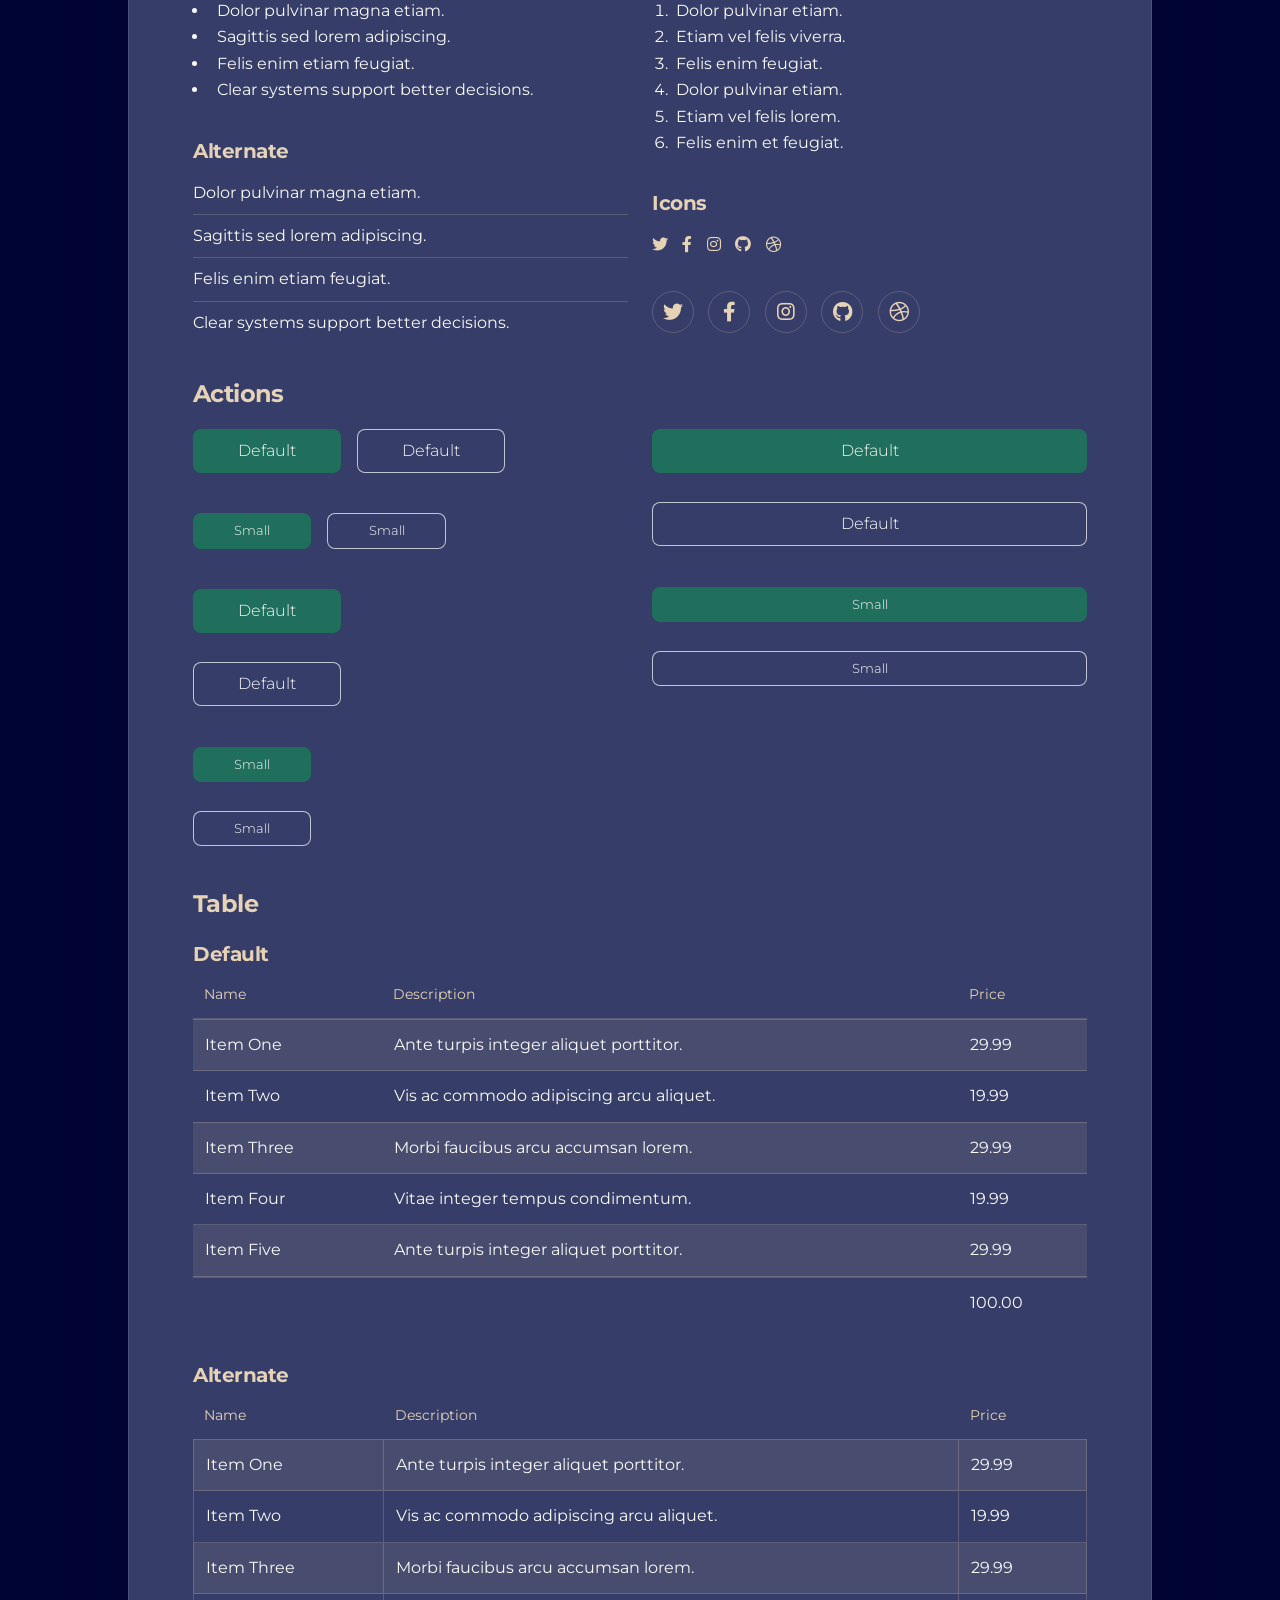
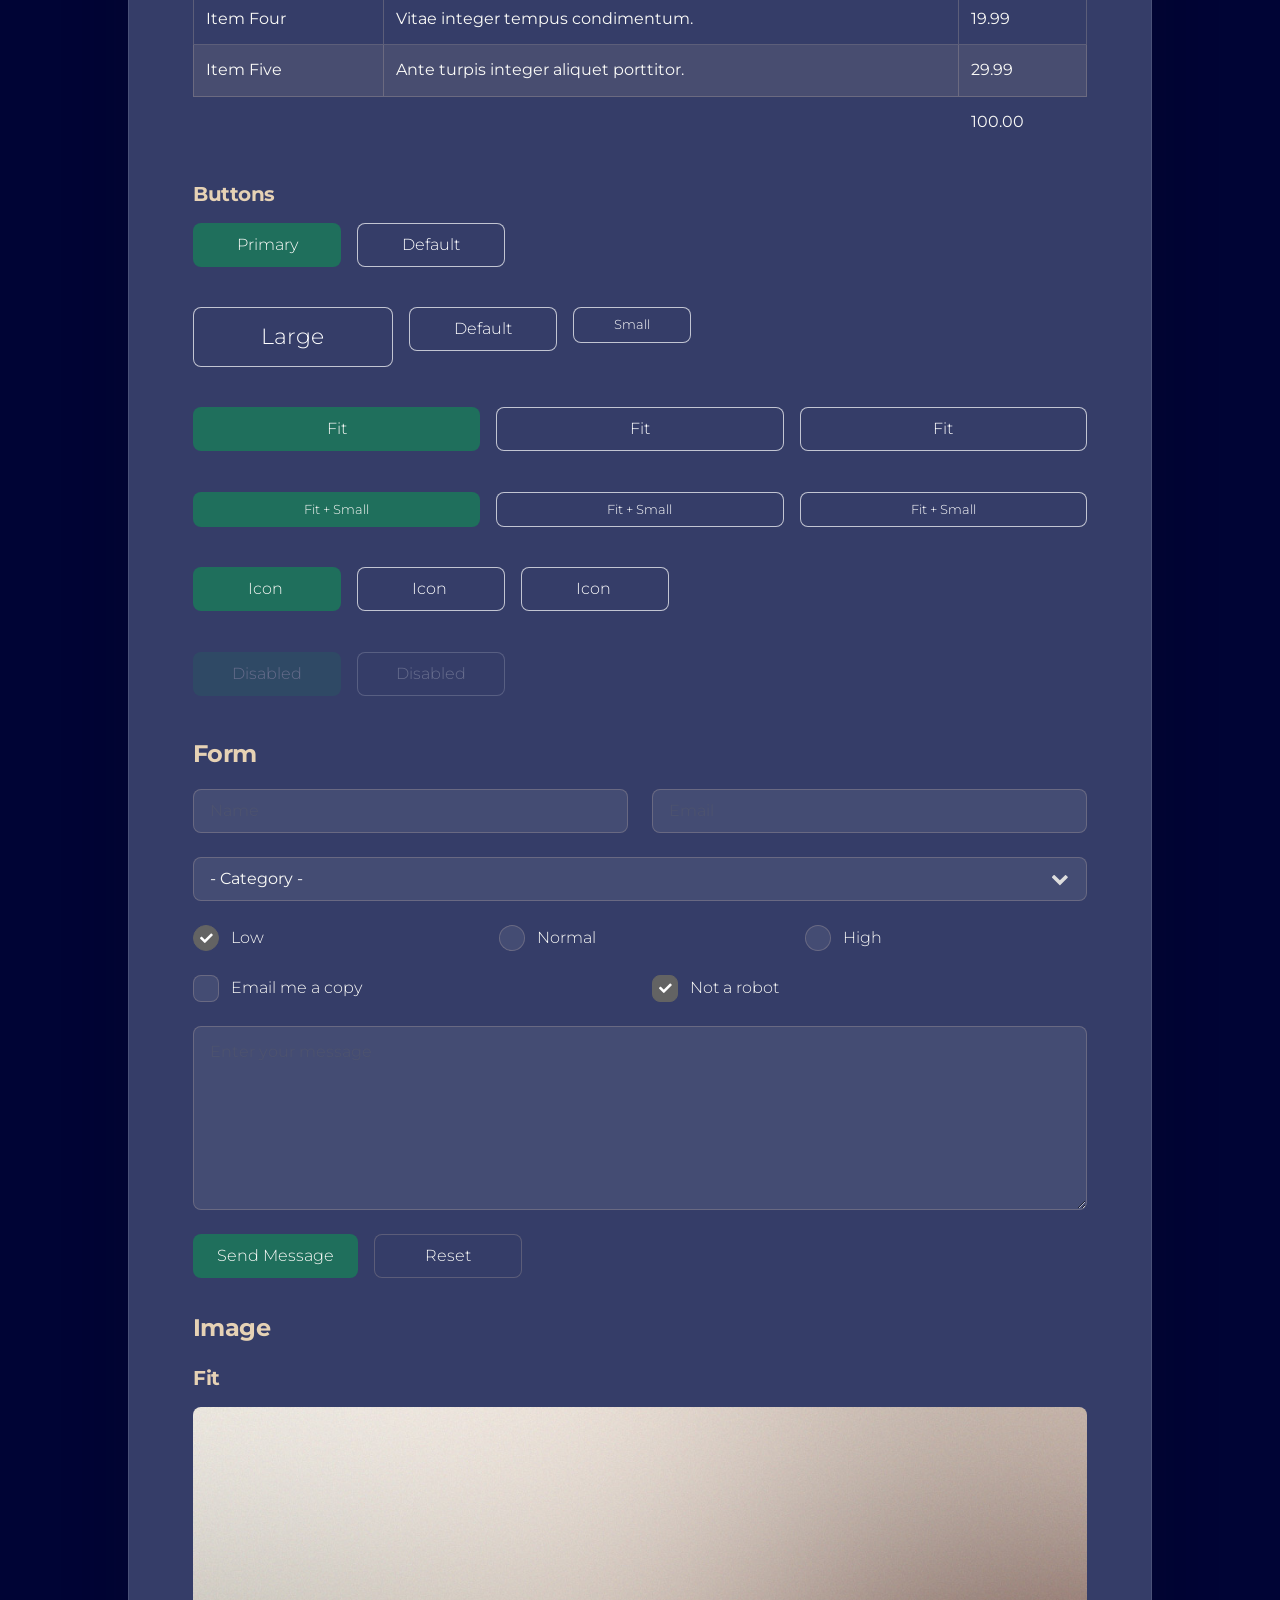
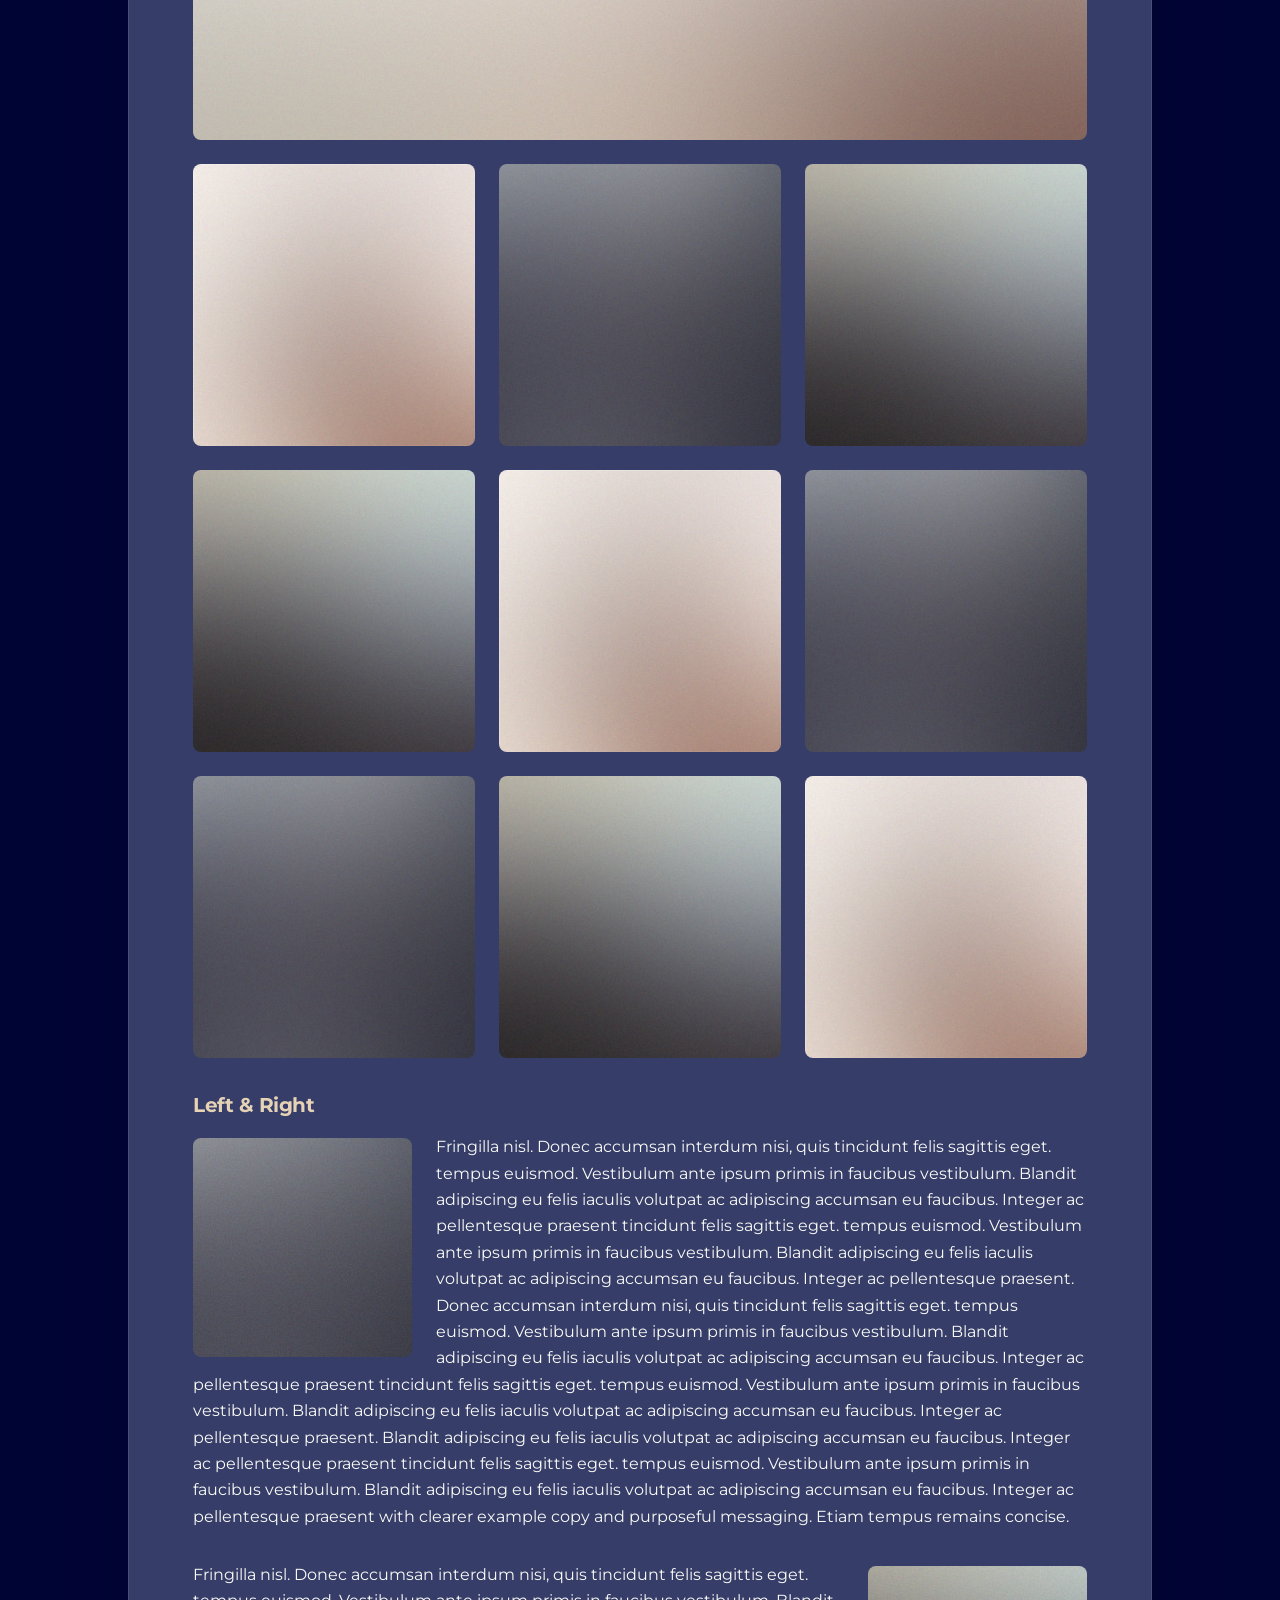
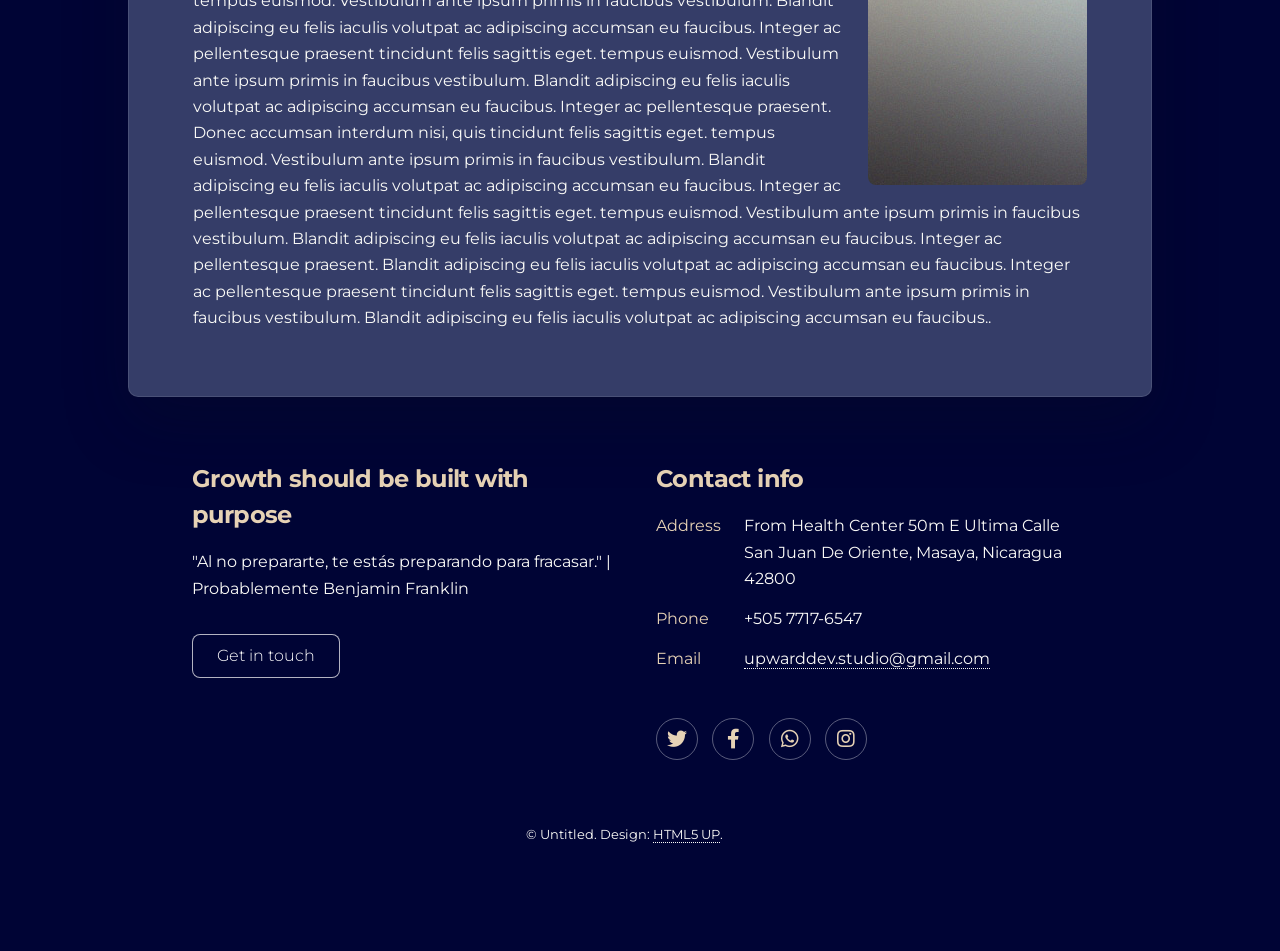
<file: elements.html>
<!DOCTYPE HTML>
<!--
	Stellar by HTML5 UP
	html5up.net | @ajlkn
	Free for personal and commercial use under the CCA 3.0 license (html5up.net/license)
-->
<html>
	<head>
		<title>Elements - Stellar by HTML5 UP</title>
		<meta charset="utf-8" />
		<meta name="viewport" content="width=device-width, initial-scale=1, user-scalable=no" />
		<link rel="preconnect" href="https://fonts.googleapis.com" />
		<link rel="preconnect" href="https://fonts.gstatic.com" crossorigin />
		<link href="https://fonts.googleapis.com/css2?family=Montserrat:wght@400;700&display=swap" rel="stylesheet" />
		<link rel="icon" type="image/svg+xml" href="images/UpwardDev SVG.svg" />
		<link rel="stylesheet" href="assets/css/main.css" />
		<noscript><link rel="stylesheet" href="assets/css/noscript.css" /></noscript>
	</head>
	<body class="is-preload subpage">

		<!-- Wrapper -->
			<div id="wrapper">

				<!-- Header -->
					<header id="header" class="alt">
						<span class="logo"><a href="index.html"><img src="images/UpwardDev SVG.svg" alt="UpwardDev" /></a></span>
						<h1><a href="index.html">UpwardDev</a></h1>
						<p>El crecimiento se construye con propósito</p>
					</header>

					<a href="index.html" class="subpage-nav-logo" aria-label="Volver al inicio">
						<img src="images/UpwardDev SVG.svg" alt="UpwardDev" />
					</a>

				<!-- Main -->
					<div id="main">

						<!-- Content -->
							<section id="content" class="main">

								<!-- Text -->
									<section>
										<h2>Text</h2>
										<p>This is <b>bold</b> and this is <strong>strong</strong>. This is <i>italic</i> and this is <em>emphasized</em>.
										This is <sup>superscript</sup> text and this is <sub>subscript</sub> text.
										This is <u>underlined</u> and this is code: <code>for (;;) { ... }</code>. Finally, <a href="#">this is a link</a>.</p>
										<hr />
										<p>Nunc lacinia ante nunc ac lobortis. Interdum adipiscing gravida odio porttitor sem non mi integer non faucibus ornare mi ut ante amet placerat aliquet. Volutpat eu sed ante lacinia sapien lorem accumsan varius montes viverra nibh in adipiscing blandit tempus accumsan.</p>
										<hr />
										<h2>Heading Level 2</h2>
										<h3>Heading Level 3</h3>
										<h4>Heading Level 4</h4>
										<hr />
										<h3>Blockquote</h3>
										<blockquote>Fringilla nisl. Donec accumsan interdum nisi, quis tincidunt felis sagittis eget tempus euismod. Vestibulum ante ipsum primis in faucibus vestibulum. Blandit adipiscing eu felis iaculis volutpat ac adipiscing accumsan faucibus. Vestibulum ante ipsum primis in faucibus with practical, readable example content.</blockquote>
										<h3>Preformatted</h3>
										<pre><code>i = 0;

while (!deck.isInOrder()) {
    print 'Iteration ' + i;
    deck.shuffle();
    i++;
}

print 'It took ' + i + ' iterations to sort the deck.';</code></pre>
									</section>

								<!-- Lists -->
									<section>
										<h2>Lists</h2>
										<div class="row">
											<div class="col-6 col-12-medium">
												<h3>Unordered</h3>
												<ul>
													<li>Dolor pulvinar magna etiam.</li>
													<li>Sagittis sed lorem adipiscing.</li>
													<li>Felis enim etiam feugiat.</li>
													<li>Clear systems support better decisions.</li>
												</ul>
												<h3>Alternate</h3>
												<ul class="alt">
													<li>Dolor pulvinar magna etiam.</li>
													<li>Sagittis sed lorem adipiscing.</li>
													<li>Felis enim etiam feugiat.</li>
													<li>Clear systems support better decisions.</li>
												</ul>
											</div>
											<div class="col-6 col-12-medium">
												<h3>Ordered</h3>
												<ol>
													<li>Dolor pulvinar etiam.</li>
													<li>Etiam vel felis viverra.</li>
													<li>Felis enim feugiat.</li>
													<li>Dolor pulvinar etiam.</li>
													<li>Etiam vel felis lorem.</li>
													<li>Felis enim et feugiat.</li>
												</ol>
												<h3>Icons</h3>
												<ul class="icons">
													<li><a href="#" class="icon brands fa-twitter"><span class="label">Twitter</span></a></li>
													<li><a href="#" class="icon brands fa-facebook-f"><span class="label">Facebook</span></a></li>
													<li><a href="#" class="icon brands fa-instagram"><span class="label">Instagram</span></a></li>
													<li><a href="#" class="icon brands fa-github"><span class="label">GitHub</span></a></li>
													<li><a href="#" class="icon brands fa-dribbble"><span class="label">Dribbble</span></a></li>
												</ul>
												<ul class="icons">
													<li><a href="#" class="icon brands alt fa-twitter"><span class="label">Twitter</span></a></li>
													<li><a href="#" class="icon brands alt fa-facebook-f"><span class="label">Facebook</span></a></li>
													<li><a href="#" class="icon brands alt fa-instagram"><span class="label">Instagram</span></a></li>
													<li><a href="#" class="icon brands alt fa-github"><span class="label">GitHub</span></a></li>
													<li><a href="#" class="icon brands alt fa-dribbble"><span class="label">Dribbble</span></a></li>
												</ul>
											</div>
										</div>
										<h2>Actions</h2>
										<div class="row">
											<div class="col-6 col-12-medium">
												<ul class="actions">
													<li><a href="#" class="button primary">Default</a></li>
													<li><a href="#" class="button">Default</a></li>
												</ul>
												<ul class="actions small">
													<li><a href="#" class="button primary small">Small</a></li>
													<li><a href="#" class="button small">Small</a></li>
												</ul>
												<ul class="actions stacked">
													<li><a href="#" class="button primary">Default</a></li>
													<li><a href="#" class="button">Default</a></li>
												</ul>
												<ul class="actions stacked">
													<li><a href="#" class="button primary small">Small</a></li>
													<li><a href="#" class="button small">Small</a></li>
												</ul>
											</div>
											<div class="col-6 col-12-medium">
												<ul class="actions stacked">
													<li><a href="#" class="button primary fit">Default</a></li>
													<li><a href="#" class="button fit">Default</a></li>
												</ul>
												<ul class="actions stacked">
													<li><a href="#" class="button primary small fit">Small</a></li>
													<li><a href="#" class="button small fit">Small</a></li>
												</ul>
											</div>
										</div>
									</section>

								<!-- Table -->
									<section>
										<h2>Table</h2>
										<h3>Default</h3>
										<div class="table-wrapper">
											<table>
												<thead>
													<tr>
														<th>Name</th>
														<th>Description</th>
														<th>Price</th>
													</tr>
												</thead>
												<tbody>
													<tr>
														<td>Item One</td>
														<td>Ante turpis integer aliquet porttitor.</td>
														<td>29.99</td>
													</tr>
													<tr>
														<td>Item Two</td>
														<td>Vis ac commodo adipiscing arcu aliquet.</td>
														<td>19.99</td>
													</tr>
													<tr>
														<td>Item Three</td>
														<td> Morbi faucibus arcu accumsan lorem.</td>
														<td>29.99</td>
													</tr>
													<tr>
														<td>Item Four</td>
														<td>Vitae integer tempus condimentum.</td>
														<td>19.99</td>
													</tr>
													<tr>
														<td>Item Five</td>
														<td>Ante turpis integer aliquet porttitor.</td>
														<td>29.99</td>
													</tr>
												</tbody>
												<tfoot>
													<tr>
														<td colspan="2"></td>
														<td>100.00</td>
													</tr>
												</tfoot>
											</table>
										</div>

										<h3>Alternate</h3>
										<div class="table-wrapper">
											<table class="alt">
												<thead>
													<tr>
														<th>Name</th>
														<th>Description</th>
														<th>Price</th>
													</tr>
												</thead>
												<tbody>
													<tr>
														<td>Item One</td>
														<td>Ante turpis integer aliquet porttitor.</td>
														<td>29.99</td>
													</tr>
													<tr>
														<td>Item Two</td>
														<td>Vis ac commodo adipiscing arcu aliquet.</td>
														<td>19.99</td>
													</tr>
													<tr>
														<td>Item Three</td>
														<td> Morbi faucibus arcu accumsan lorem.</td>
														<td>29.99</td>
													</tr>
													<tr>
														<td>Item Four</td>
														<td>Vitae integer tempus condimentum.</td>
														<td>19.99</td>
													</tr>
													<tr>
														<td>Item Five</td>
														<td>Ante turpis integer aliquet porttitor.</td>
														<td>29.99</td>
													</tr>
												</tbody>
												<tfoot>
													<tr>
														<td colspan="2"></td>
														<td>100.00</td>
													</tr>
												</tfoot>
											</table>
										</div>
									</section>

								<!-- Buttons -->
									<section>
										<h3>Buttons</h3>
										<ul class="actions">
											<li><a href="#" class="button primary">Primary</a></li>
											<li><a href="#" class="button">Default</a></li>
										</ul>
										<ul class="actions">
											<li><a href="#" class="button large">Large</a></li>
											<li><a href="#" class="button">Default</a></li>
											<li><a href="#" class="button small">Small</a></li>
										</ul>
										<ul class="actions fit">
											<li><a href="#" class="button primary fit">Fit</a></li>
											<li><a href="#" class="button fit">Fit</a></li>
											<li><a href="#" class="button fit">Fit</a></li>
										</ul>
										<ul class="actions fit small">
											<li><a href="#" class="button primary fit small">Fit + Small</a></li>
											<li><a href="#" class="button fit small">Fit + Small</a></li>
											<li><a href="#" class="button fit small">Fit + Small</a></li>
										</ul>
										<ul class="actions">
											<li><a href="#" class="button primary icon solidfa-download">Icon</a></li>
											<li><a href="#" class="button icon solid fa-upload">Icon</a></li>
											<li><a href="#" class="button icon solid fa-save">Icon</a></li>
										</ul>
										<ul class="actions">
											<li><span class="button primary disabled">Disabled</span></li>
											<li><span class="button disabled">Disabled</span></li>
										</ul>
									</section>

								<!-- Form -->
									<section>
										<h2>Form</h2>
										<form method="post" action="#">
											<div class="row gtr-uniform">
												<div class="col-6 col-12-xsmall">
													<input type="text" name="demo-name" id="demo-name" value="" placeholder="Name" />
												</div>
												<div class="col-6 col-12-xsmall">
													<input type="email" name="demo-email" id="demo-email" value="" placeholder="Email" />
												</div>
												<div class="col-12">
													<select name="demo-category" id="demo-category">
														<option value="">- Category -</option>
														<option value="1">Manufacturing</option>
														<option value="1">Shipping</option>
														<option value="1">Administration</option>
														<option value="1">Human Resources</option>
													</select>
												</div>
												<div class="col-4 col-12-small">
													<input type="radio" id="demo-priority-low" name="demo-priority" checked>
													<label for="demo-priority-low">Low</label>
												</div>
												<div class="col-4 col-12-small">
													<input type="radio" id="demo-priority-normal" name="demo-priority">
													<label for="demo-priority-normal">Normal</label>
												</div>
												<div class="col-4 col-12-small">
													<input type="radio" id="demo-priority-high" name="demo-priority">
													<label for="demo-priority-high">High</label>
												</div>
												<div class="col-6 col-12-small">
													<input type="checkbox" id="demo-copy" name="demo-copy">
													<label for="demo-copy">Email me a copy</label>
												</div>
												<div class="col-6 col-12-small">
													<input type="checkbox" id="demo-human" name="demo-human" checked>
													<label for="demo-human">Not a robot</label>
												</div>
												<div class="col-12">
													<textarea name="demo-message" id="demo-message" placeholder="Enter your message" rows="6"></textarea>
												</div>
												<div class="col-12">
													<ul class="actions">
														<li><input type="submit" value="Send Message" class="primary" /></li>
														<li><input type="reset" value="Reset" /></li>
													</ul>
												</div>
											</div>
										</form>
									</section>

								<!-- Image -->
									<section>
										<h2>Image</h2>
										<h3>Fit</h3>
										<div class="box alt">
											<div class="row gtr-uniform">
												<div class="col-12"><span class="image fit"><img src="images/pic04.jpg" alt="" /></span></div>
												<div class="col-4"><span class="image fit"><img src="images/pic01.jpg" alt="" /></span></div>
												<div class="col-4"><span class="image fit"><img src="images/pic02.jpg" alt="" /></span></div>
												<div class="col-4"><span class="image fit"><img src="images/pic03.jpg" alt="" /></span></div>
												<div class="col-4"><span class="image fit"><img src="images/pic03.jpg" alt="" /></span></div>
												<div class="col-4"><span class="image fit"><img src="images/pic01.jpg" alt="" /></span></div>
												<div class="col-4"><span class="image fit"><img src="images/pic02.jpg" alt="" /></span></div>
												<div class="col-4"><span class="image fit"><img src="images/pic02.jpg" alt="" /></span></div>
												<div class="col-4"><span class="image fit"><img src="images/pic03.jpg" alt="" /></span></div>
												<div class="col-4"><span class="image fit"><img src="images/pic01.jpg" alt="" /></span></div>
											</div>
										</div>
										<h3>Left &amp; Right</h3>
										<p><span class="image left"><img src="images/pic05.jpg" alt="" /></span>Fringilla nisl. Donec accumsan interdum nisi, quis tincidunt felis sagittis eget. tempus euismod. Vestibulum ante ipsum primis in faucibus vestibulum. Blandit adipiscing eu felis iaculis volutpat ac adipiscing accumsan eu faucibus. Integer ac pellentesque praesent tincidunt felis sagittis eget. tempus euismod. Vestibulum ante ipsum primis in faucibus vestibulum. Blandit adipiscing eu felis iaculis volutpat ac adipiscing accumsan eu faucibus. Integer ac pellentesque praesent. Donec accumsan interdum nisi, quis tincidunt felis sagittis eget. tempus euismod. Vestibulum ante ipsum primis in faucibus vestibulum. Blandit adipiscing eu felis iaculis volutpat ac adipiscing accumsan eu faucibus. Integer ac pellentesque praesent tincidunt felis sagittis eget. tempus euismod. Vestibulum ante ipsum primis in faucibus vestibulum. Blandit adipiscing eu felis iaculis volutpat ac adipiscing accumsan eu faucibus. Integer ac pellentesque praesent. Blandit adipiscing eu felis iaculis volutpat ac adipiscing accumsan eu faucibus. Integer ac pellentesque praesent tincidunt felis sagittis eget. tempus euismod. Vestibulum ante ipsum primis in faucibus vestibulum. Blandit adipiscing eu felis iaculis volutpat ac adipiscing accumsan eu faucibus. Integer ac pellentesque praesent with clearer example copy and purposeful messaging. Etiam tempus remains concise.</p>
										<p><span class="image right"><img src="images/pic06.jpg" alt="" /></span>Fringilla nisl. Donec accumsan interdum nisi, quis tincidunt felis sagittis eget. tempus euismod. Vestibulum ante ipsum primis in faucibus vestibulum. Blandit adipiscing eu felis iaculis volutpat ac adipiscing accumsan eu faucibus. Integer ac pellentesque praesent tincidunt felis sagittis eget. tempus euismod. Vestibulum ante ipsum primis in faucibus vestibulum. Blandit adipiscing eu felis iaculis volutpat ac adipiscing accumsan eu faucibus. Integer ac pellentesque praesent. Donec accumsan interdum nisi, quis tincidunt felis sagittis eget. tempus euismod. Vestibulum ante ipsum primis in faucibus vestibulum. Blandit adipiscing eu felis iaculis volutpat ac adipiscing accumsan eu faucibus. Integer ac pellentesque praesent tincidunt felis sagittis eget. tempus euismod. Vestibulum ante ipsum primis in faucibus vestibulum. Blandit adipiscing eu felis iaculis volutpat ac adipiscing accumsan eu faucibus. Integer ac pellentesque praesent. Blandit adipiscing eu felis iaculis volutpat ac adipiscing accumsan eu faucibus. Integer ac pellentesque praesent tincidunt felis sagittis eget. tempus euismod. Vestibulum ante ipsum primis in faucibus vestibulum. Blandit adipiscing eu felis iaculis volutpat ac adipiscing accumsan eu faucibus..</p>
									</section>

							</section>

					</div>

				<!-- Footer -->
					<footer id="footer">
						<section>
							<h2>Growth should be built with purpose</h2>
							<p class="js-purpose-quote">"If you fail to plan, you are planning to fail." | Probably Benjamin Franklin</p>
							<ul class="actions">
									<li><a href="mailto:upwarddev.studio@gmail.com?body=Hi%2C%20I%20am%20interested%20in%20getting%20help%20from%20you.%20Can%20you%20give%20me%20more%20information%2C%20so%20we%20can%20schedule%20a%20meeting%3F" class="button">Get in touch</a></li>
							</ul>
						</section>
						<section>
							<h2>Contact info</h2>
							<dl class="alt">
								<dt>Address</dt>
								<dd>From Health Center 50m E Ultima Calle San Juan De Oriente, Masaya, Nicaragua 42800</dd>
								<dt>Phone</dt>
								<dd>+505 7717-6547</dd>
								<dt>Email</dt>
								<dd><a href="mailto:upwarddev.studio@gmail.com">upwarddev.studio@gmail.com</a></dd>
							</dl>
							<ul class="icons">
								<li><a href="#" class="icon brands fa-twitter alt"><span class="label">Twitter</span></a></li>
								<li><a href="https://www.facebook.com/profile.php?id=61580762204802" class="icon brands fa-facebook-f alt"><span class="label">Facebook</span></a></li>
								<li><a href="https://wa.me/50577176547" class="icon brands fa-whatsapp alt"><span class="label">WhatsApp</span></a></li>
								<li><a href="#" class="icon brands fa-instagram alt"><span class="label">Instagram</span></a></li>
							</ul>
						</section>
						<p class="copyright">&copy; Untitled. Design: <a href="https://html5up.net">HTML5 UP</a>.</p>
					</footer>

			</div>

		<!-- Scripts -->
			<script src="assets/js/jquery.min.js"></script>
			<script src="assets/js/jquery.scrollex.min.js"></script>
			<script src="assets/js/jquery.scrolly.min.js"></script>
			<script src="assets/js/browser.min.js"></script>
			<script src="assets/js/breakpoints.min.js"></script>
			<script src="assets/js/util.js"></script>
			<script src="assets/js/main.js"></script>

	</body>
</html>
</file>
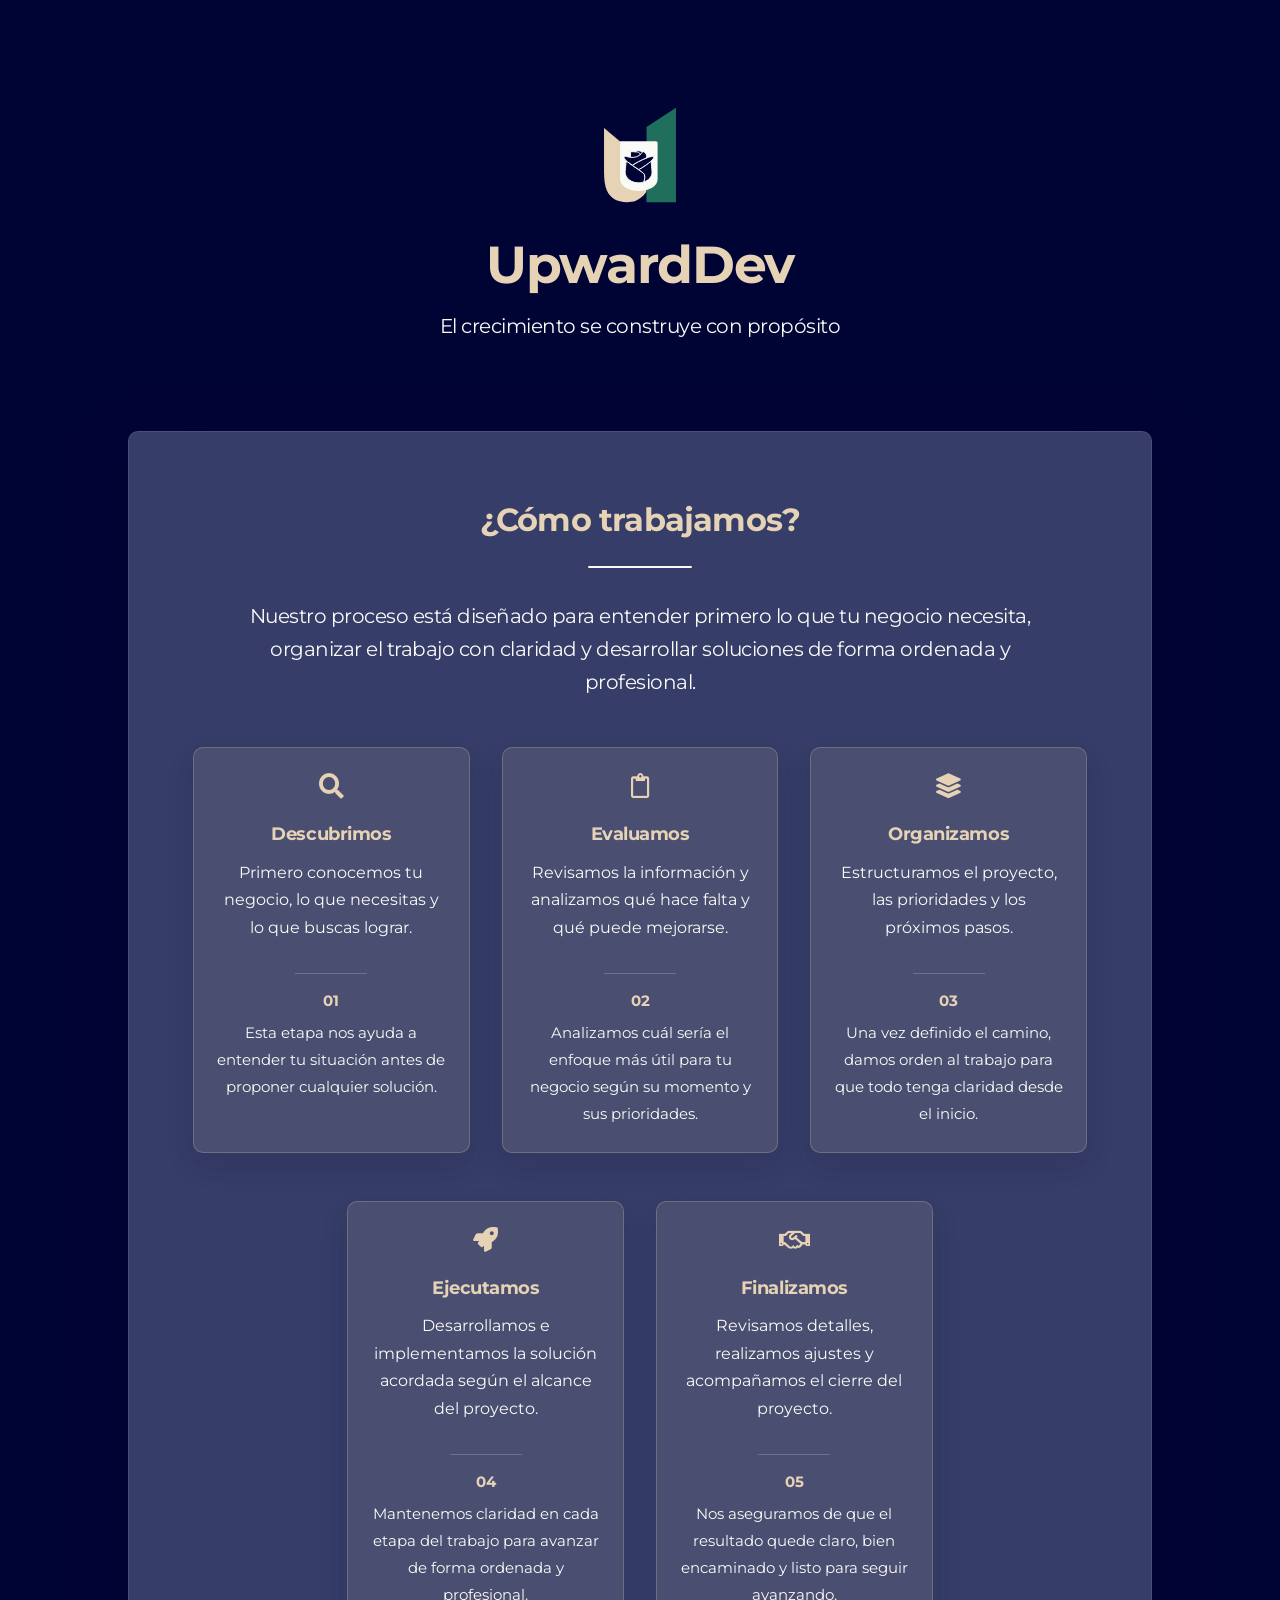
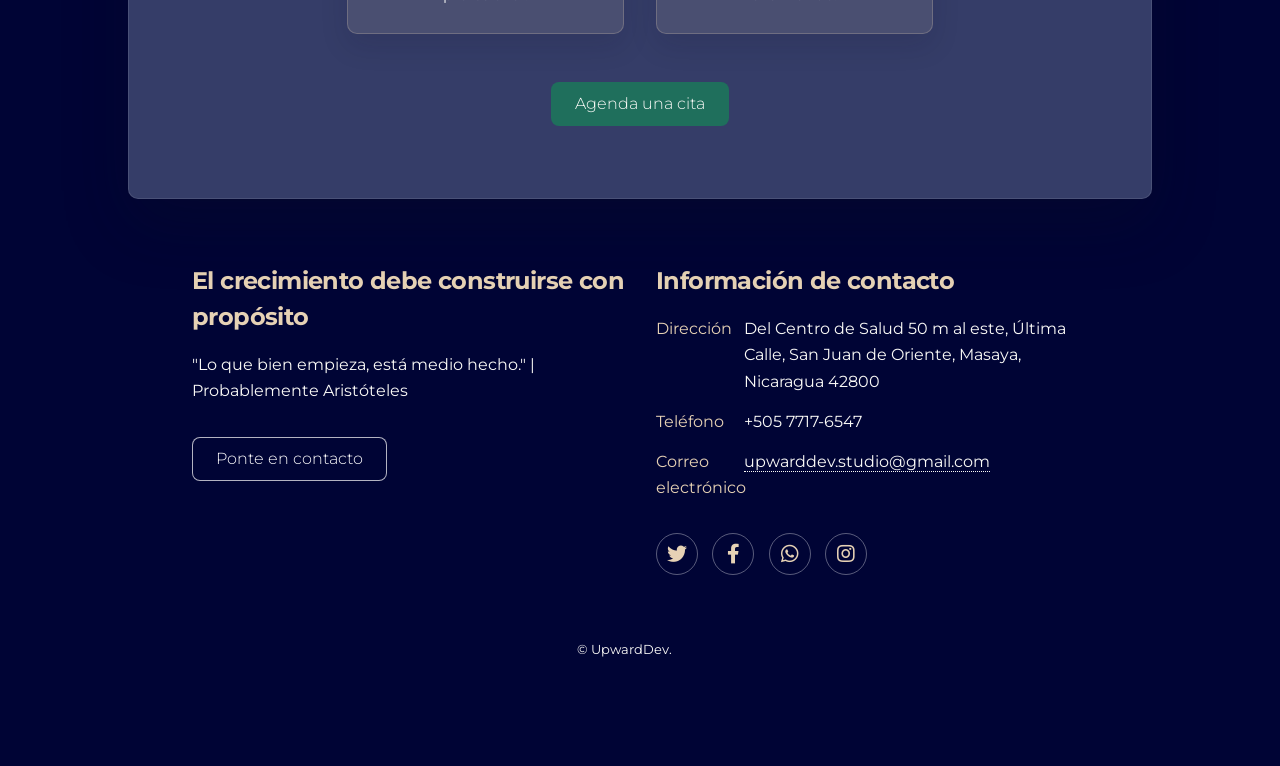
<file: generic.html>
<!DOCTYPE HTML>
<!--
	Stellar by HTML5 UP
	html5up.net | @ajlkn
	Free for personal and commercial use under the CCA 3.0 license (html5up.net/license)
-->
<html>
	<head>
		<title>Ver Cómo Trabajamos | UpwardDev</title>
		<meta charset="utf-8" />
		<meta name="viewport" content="width=device-width, initial-scale=1, user-scalable=no" />
		<link rel="preconnect" href="https://fonts.googleapis.com" />
		<link rel="preconnect" href="https://fonts.gstatic.com" crossorigin />
		<link href="https://fonts.googleapis.com/css2?family=Montserrat:wght@400;700&display=swap" rel="stylesheet" />
		<link rel="icon" type="image/svg+xml" href="images/UpwardDev SVG.svg" />
		<link rel="stylesheet" href="assets/css/main.css" />
		<style>
			.process-overview {
				--process-accent-soft: rgba(230, 210, 181, 0.12);
				--process-accent-border: rgba(230, 210, 181, 0.24);
			}

			.process-overview .process-intro {
				max-width: 52rem;
				margin: 0 auto 3rem auto;
			}

			.process-overview .features {
				margin-bottom: 0;
			}

			.process-overview .features > li {
				position: relative;
				text-align: center;
				padding: 1.5rem 1.35rem;
				background: var(--process-accent-soft);
				border: 1px solid var(--process-accent-border);
				border-radius: 10px;
				box-shadow: 0 12px 28px rgba(15, 20, 45, 0.12);
			}

			.process-overview .features > li > h3,
			.process-overview .features > li > p,
			.process-overview .features > li > .icon {
				text-align: center;
			}

			.process-overview .features > li > .icon.major {
				width: 2.2em;
				height: 2.2em;
				line-height: 2.2em;
				font-size: 1rem;
				margin-bottom: 0.8rem;
				margin-left: auto;
				margin-right: auto;
				padding: 0;
				border: 0;
				display: block;
				background: transparent;
				box-shadow: none;
			}

			.process-overview .features > li > .icon.major:before {
				font-size: 1.55rem;
				width: auto;
				height: auto;
				line-height: 1;
				border: 0;
				border-radius: 0;
				color: #E6D2B5;
			}

			.process-overview .features > li > h3 {
				margin-bottom: 0.7rem;
				font-size: 1.15rem;
				color: #E6D2B5;
			}

			.process-overview .features > li > p {
				margin-bottom: 1rem;
				font-size: 0.98rem;
				line-height: 1.75;
			}

			.process-step {
				margin-top: 1rem;
				padding-top: 1rem;
				border-top: 0;
				text-align: center;
			}

			.process-step:before {
				content: '';
				display: block;
				width: 4.5rem;
				margin: 0 auto 0.85rem auto;
				border-top: solid 1px rgba(255, 255, 255, 0.2);
			}

			.process-number {
				display: block;
				margin: 0 0 0.45rem 0;
				font-size: 0.95rem;
				font-weight: 700;
				color: #E6D2B5;
			}

			.process-step p {
				margin: 0;
				font-size: 0.96rem;
				line-height: 1.75;
			}

		</style>
		<noscript><link rel="stylesheet" href="assets/css/noscript.css" /></noscript>
	</head>
	<body class="is-preload subpage">

		<!-- Wrapper -->
			<div id="wrapper">

				<!-- Header -->
					<header id="header" class="alt">
						<span class="logo"><a href="index.html"><img src="images/UpwardDev SVG.svg" alt="UpwardDev" /></a></span>
						<h1><a href="index.html">UpwardDev</a></h1>
						<p>El crecimiento se construye con propósito</p>
					</header>

					<a href="index.html" class="subpage-nav-logo" aria-label="Volver al inicio">
						<img src="images/UpwardDev SVG.svg" alt="UpwardDev" />
					</a>

				<!-- Main -->
					<div id="main">

						<!-- Content -->
							<section id="content" class="main special process-overview">
								<header class="major">
									<h2>¿Cómo trabajamos?</h2>
									<p class="process-intro">Nuestro proceso está diseñado para entender primero lo que tu negocio necesita, organizar el trabajo con claridad y desarrollar soluciones de forma ordenada y profesional.</p>
								</header>
								<ul class="features">
									<li>
										<span class="icon major solid fa-search"></span>
										<h3>Descubrimos</h3>
										<p>Primero conocemos tu negocio, lo que necesitas y lo que buscas lograr.</p>
										<div class="process-step">
											<span class="process-number">01</span>
											<p>Esta etapa nos ayuda a entender tu situación antes de proponer cualquier solución.</p>
										</div>
									</li>
									<li>
										<span class="icon major fa-clipboard"></span>
										<h3>Evaluamos</h3>
										<p>Revisamos la información y analizamos qué hace falta y qué puede mejorarse.</p>
										<div class="process-step">
											<span class="process-number">02</span>
											<p>Analizamos cuál sería el enfoque más útil para tu negocio según su momento y sus prioridades.</p>
										</div>
									</li>
									<li>
										<span class="icon major solid fa-layer-group"></span>
										<h3>Organizamos</h3>
										<p>Estructuramos el proyecto, las prioridades y los próximos pasos.</p>
										<div class="process-step">
											<span class="process-number">03</span>
											<p>Una vez definido el camino, damos orden al trabajo para que todo tenga claridad desde el inicio.</p>
										</div>
									</li>
									<li>
										<span class="icon major solid fa-rocket"></span>
										<h3>Ejecutamos</h3>
										<p>Desarrollamos e implementamos la solución acordada según el alcance del proyecto.</p>
										<div class="process-step">
											<span class="process-number">04</span>
											<p>Mantenemos claridad en cada etapa del trabajo para avanzar de forma ordenada y profesional.</p>
										</div>
									</li>
									<li>
										<span class="icon major fa-handshake"></span>
										<h3>Finalizamos</h3>
										<p>Revisamos detalles, realizamos ajustes y acompañamos el cierre del proyecto.</p>
										<div class="process-step">
											<span class="process-number">05</span>
											<p>Nos aseguramos de que el resultado quede claro, bien encaminado y listo para seguir avanzando.</p>
										</div>
									</li>
								</ul>
								<footer class="major">
									<ul class="actions special">
										<li><a href="https://calendly.com/fernant-galher/30min" class="button primary">Agenda una cita</a></li>
									</ul>
								</footer>
							</section>

					</div>

				<!-- Footer -->
					<footer id="footer">
						<section>
							<h2>El crecimiento debe construirse con propósito</h2>
							<p class="js-purpose-quote">"Si no planificas, estás planeando fracasar." | Probablemente Benjamin Franklin</p>
							<ul class="actions">
								<li><a href="https://wa.me/50577176547" class="button">Ponte en contacto</a></li>
							</ul>
						</section>
						<section>
							<h2>Información de contacto</h2>
							<dl class="alt">
								<dt>Dirección</dt>
								<dd>Del Centro de Salud 50 m al este, Última Calle, San Juan de Oriente, Masaya, Nicaragua 42800</dd>
								<dt>Teléfono</dt>
								<dd>+505 7717-6547</dd>
								<dt>Correo electrónico</dt>
								<dd><a href="mailto:upwarddev.studio@gmail.com">upwarddev.studio@gmail.com</a></dd>
							</dl>
							<ul class="icons">
								<li><a href="#" class="icon brands fa-twitter alt"><span class="label">Twitter</span></a></li>
								<li><a href="https://www.facebook.com/profile.php?id=61580762204802" class="icon brands fa-facebook-f alt"><span class="label">Facebook</span></a></li>
								<li><a href="https://wa.me/50577176547" class="icon brands fa-whatsapp alt"><span class="label">WhatsApp</span></a></li>
								<li><a href="#" class="icon brands fa-instagram alt"><span class="label">Instagram</span></a></li>
							</ul>
						</section>
						<p class="copyright">&copy; UpwardDev.</p>
					</footer>

			</div>

		<!-- Scripts -->
			<script src="assets/js/jquery.min.js"></script>
			<script src="assets/js/jquery.scrollex.min.js"></script>
			<script src="assets/js/jquery.scrolly.min.js"></script>
			<script src="assets/js/browser.min.js"></script>
			<script src="assets/js/breakpoints.min.js"></script>
			<script src="assets/js/util.js"></script>
			<script src="assets/js/main.js"></script>

	</body>
</html>
</file>
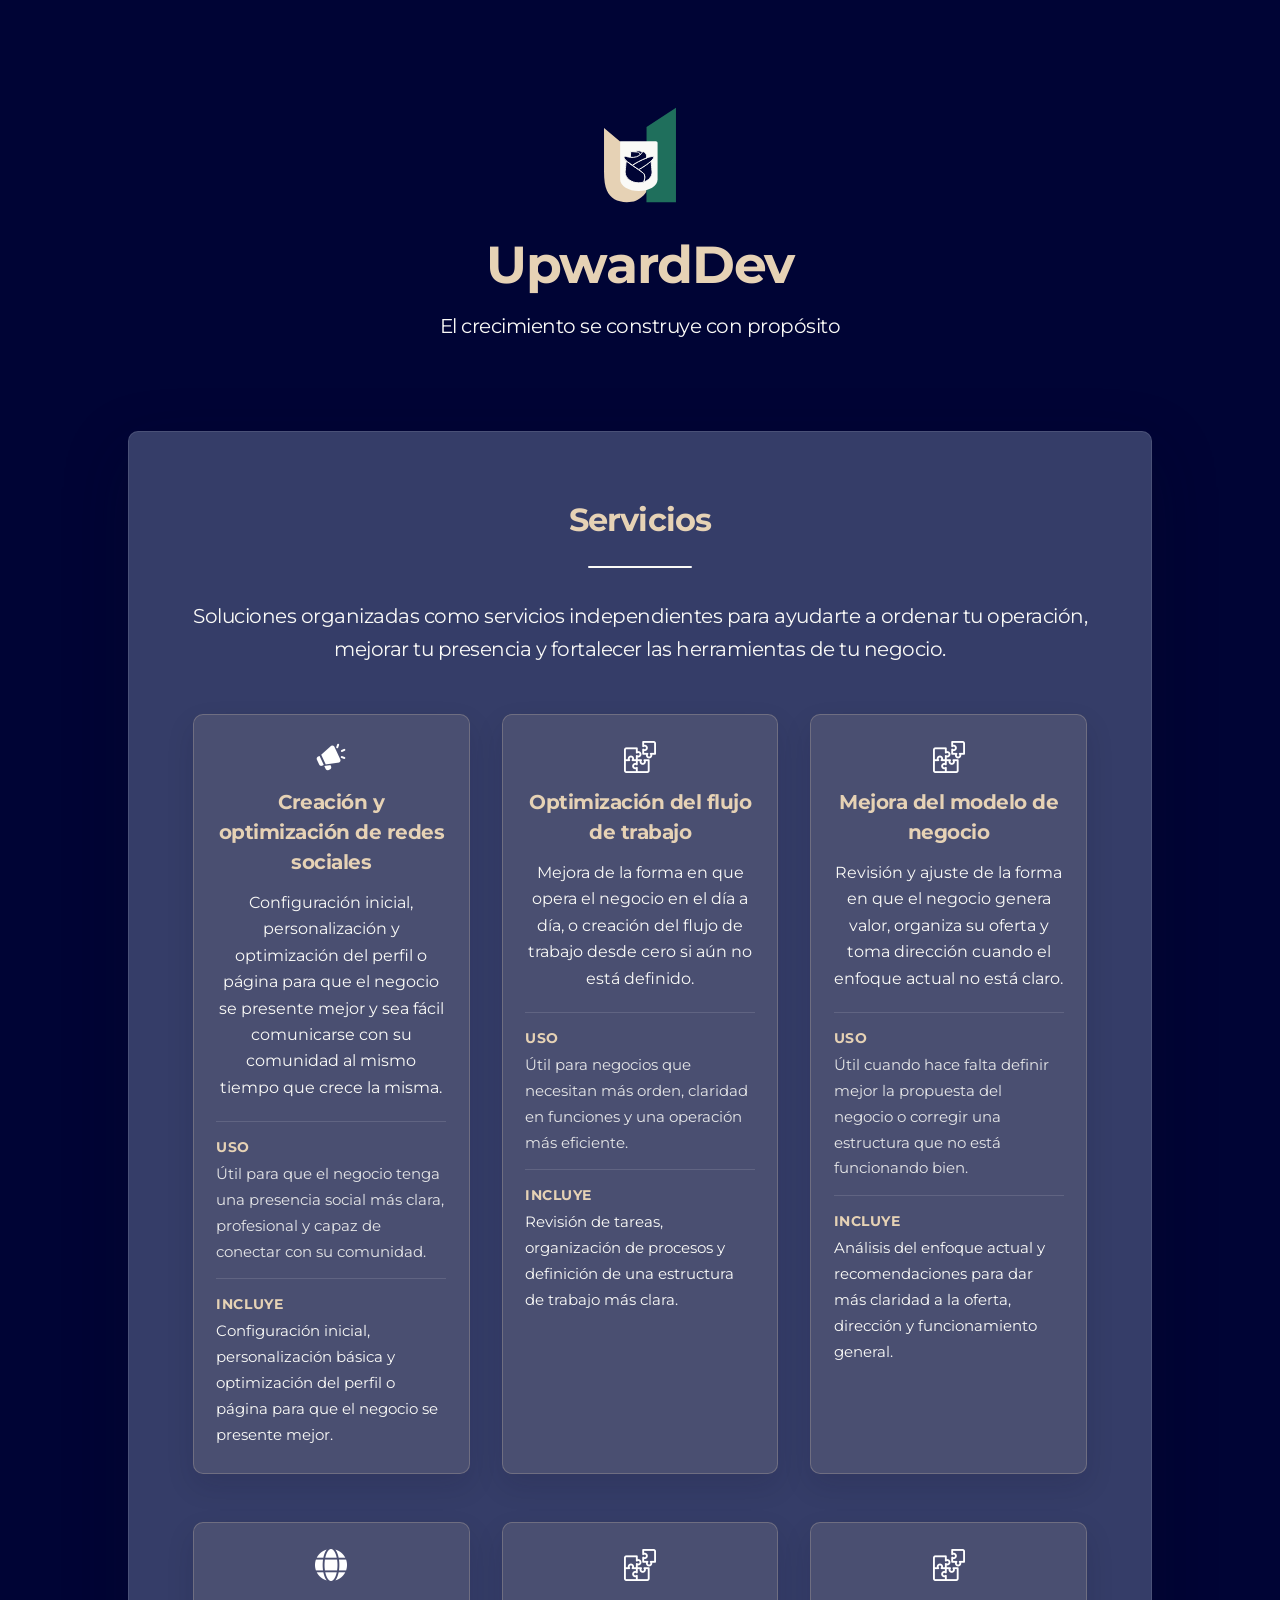
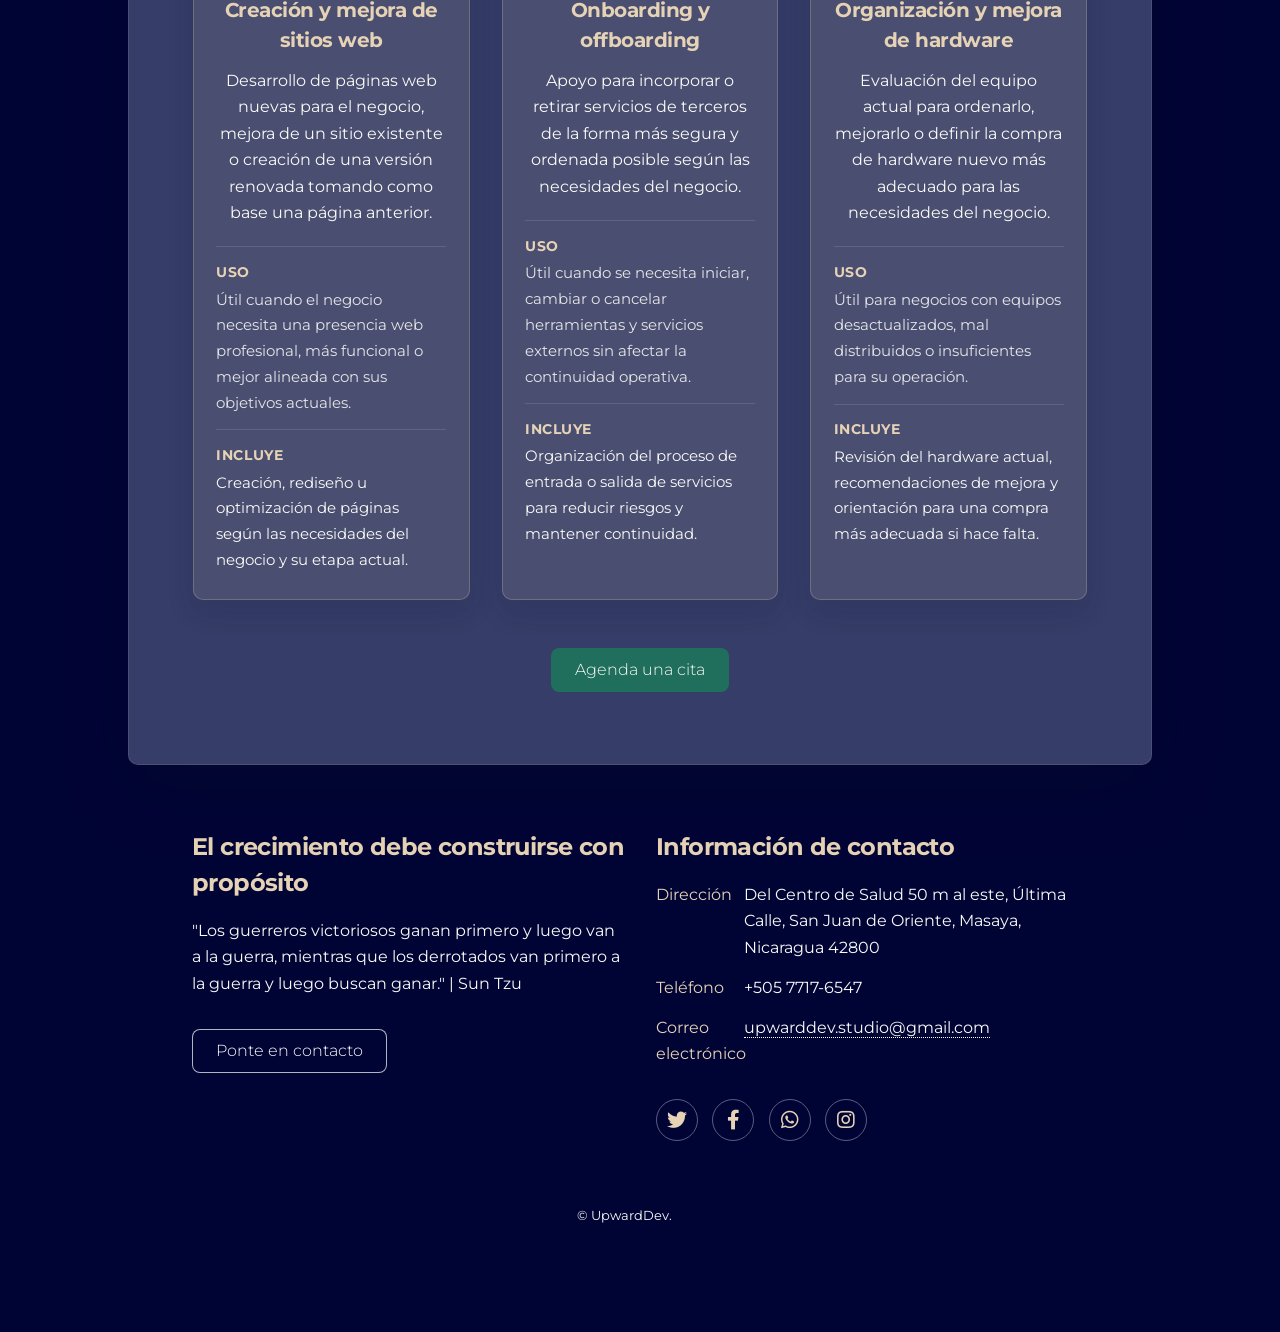
<file: view-services.html>
<!DOCTYPE HTML>
<!--
	Stellar by HTML5 UP
	html5up.net | @ajlkn
	Free for personal and commercial use under the CCA 3.0 license (html5up.net/license)
-->
<html>
	<head>
		<title>Ver Servicios | UpwardDev</title>
		<meta charset="utf-8" />
		<meta name="viewport" content="width=device-width, initial-scale=1, user-scalable=no" />
		<link rel="preconnect" href="https://fonts.googleapis.com" />
		<link rel="preconnect" href="https://fonts.gstatic.com" crossorigin />
		<link href="https://fonts.googleapis.com/css2?family=Montserrat:wght@400;700&display=swap" rel="stylesheet" />
		<link rel="icon" type="image/svg+xml" href="images/UpwardDev SVG.svg" />
		<link rel="stylesheet" href="assets/css/main.css" />
		<style>
			.services-overview {
				--services-accent: #1C2B8F;
				--services-accent-soft: rgba(230, 210, 181, 0.12);
				--services-accent-border: rgba(230, 210, 181, 0.24);
			}

			.services-overview .features > li {
				text-align: left;
				padding: 1.6rem 1.4rem;
				background: var(--services-accent-soft);
				border: 1px solid var(--services-accent-border);
				border-radius: 10px;
				box-shadow: 0 12px 28px rgba(15, 20, 45, 0.12);
			}

			.services-overview header.major:after {
				background-color: var(--services-accent);
			}

			.services-overview .features > li > h3,
			.services-overview .features > li > p,
			.services-overview .features > li > .icon {
				text-align: center;
			}

			.services-overview .features > li > .icon.major {
				width: auto;
				height: auto;
				margin: 0 auto 0.9rem auto;
				padding: 0;
				border: 0;
				display: flex;
				justify-content: center;
				align-items: center;
				background: transparent;
				box-shadow: none;
			}

			.services-overview .features .image-icon img {
				width: 2rem;
				height: 2rem;
				filter: brightness(0) saturate(100%) invert(100%) sepia(0%) saturate(0%) hue-rotate(79deg) brightness(104%) contrast(102%);
			}

			.services-overview .features > li > h3 {
				margin-bottom: 0.8rem;
			}

			.services-overview .features > li > p {
				margin-bottom: 1.15rem;
			}

			.service-details {
				margin-top: 1.25rem;
				display: grid;
				gap: 0.85rem;
			}

			.service-detail {
				padding-top: 0.85rem;
				border-top: solid 1px rgba(255, 255, 255, 0.12);
			}

			.service-detail-label {
				display: block;
				margin-bottom: 0.2rem;
				font-size: 0.85rem;
				font-weight: 700;
				letter-spacing: 0.04em;
				text-transform: uppercase;
				color: #E6D2B5;
			}

			.service-detail p {
				margin: 0;
				font-size: 0.95rem;
				line-height: 1.7;
			}

			.service-use {
				opacity: 0.88;
			}

		</style>
		<noscript><link rel="stylesheet" href="assets/css/noscript.css" /></noscript>
	</head>
	<body class="is-preload subpage">

		<!-- Wrapper -->
			<div id="wrapper">

				<!-- Header -->
					<header id="header" class="alt">
						<span class="logo"><a href="index.html"><img src="images/UpwardDev SVG.svg" alt="UpwardDev" /></a></span>
						<h1><a href="index.html">UpwardDev</a></h1>
						<p>El crecimiento se construye con propósito</p>
					</header>

					<a href="index.html" class="subpage-nav-logo" aria-label="Volver al inicio">
						<img src="images/UpwardDev SVG.svg" alt="UpwardDev" />
					</a>

				<!-- Main -->
					<div id="main">

						<!-- Content -->
							<section id="content" class="main special services-overview">
								<header class="major">
									<h2>Servicios</h2>
									<p>Soluciones organizadas como servicios independientes para ayudarte a ordenar tu operación, mejorar tu presencia y fortalecer las herramientas de tu negocio.</p>
								</header>
								<ul class="features">
									<li>
										<span class="icon major image-icon"><img src="images/megaphone.png" alt="Megafono" /></span>
										<h3>Creación y optimización de redes sociales</h3>
										<p>Configuración inicial, personalización y optimización del perfil o página para que el negocio se presente mejor y sea fácil comunicarse con su comunidad al mismo tiempo que crece la misma.</p>
										<div class="service-details">
											<div class="service-detail">
												<span class="service-detail-label">Uso</span>
												<p class="service-use">Útil para que el negocio tenga una presencia social más clara, profesional y capaz de conectar con su comunidad.</p>
											</div>
											<div class="service-detail">
												<span class="service-detail-label">Incluye</span>
												<p>Configuración inicial, personalización básica y optimización del perfil o página para que el negocio se presente mejor.</p>
											</div>
										</div>
									</li>
									<li>
										<span class="icon major image-icon"><img src="images/jigsaw.png" alt="Pieza de rompecabezas" /></span>
										<h3>Optimización del flujo de trabajo</h3>
										<p>Mejora de la forma en que opera el negocio en el día a día, o creación del flujo de trabajo desde cero si aún no está definido.</p>
										<div class="service-details">
											<div class="service-detail">
												<span class="service-detail-label">Uso</span>
												<p class="service-use">Útil para negocios que necesitan más orden, claridad en funciones y una operación más eficiente.</p>
											</div>
											<div class="service-detail">
												<span class="service-detail-label">Incluye</span>
												<p>Revisión de tareas, organización de procesos y definición de una estructura de trabajo más clara.</p>
											</div>
										</div>
									</li>
									<li>
										<span class="icon major image-icon"><img src="images/jigsaw.png" alt="Pieza de rompecabezas" /></span>
										<h3>Mejora del modelo de negocio</h3>
										<p>Revisión y ajuste de la forma en que el negocio genera valor, organiza su oferta y toma dirección cuando el enfoque actual no está claro.</p>
										<div class="service-details">
											<div class="service-detail">
												<span class="service-detail-label">Uso</span>
												<p class="service-use">Útil cuando hace falta definir mejor la propuesta del negocio o corregir una estructura que no está funcionando bien.</p>
											</div>
											<div class="service-detail">
												<span class="service-detail-label">Incluye</span>
												<p>Análisis del enfoque actual y recomendaciones para dar más claridad a la oferta, dirección y funcionamiento general.</p>
											</div>
										</div>
									</li>
									<li>
										<span class="icon major image-icon"><img src="images/globe.png" alt="Globo" /></span>
										<h3>Creación y mejora de sitios web</h3>
										<p>Desarrollo de páginas web nuevas para el negocio, mejora de un sitio existente o creación de una versión renovada tomando como base una página anterior.</p>
										<div class="service-details">
											<div class="service-detail">
												<span class="service-detail-label">Uso</span>
												<p class="service-use">Útil cuando el negocio necesita una presencia web profesional, más funcional o mejor alineada con sus objetivos actuales.</p>
											</div>
											<div class="service-detail">
												<span class="service-detail-label">Incluye</span>
												<p>Creación, rediseño u optimización de páginas según las necesidades del negocio y su etapa actual.</p>
											</div>
										</div>
									</li>
									<li>
										<span class="icon major image-icon"><img src="images/jigsaw.png" alt="Pieza de rompecabezas" /></span>
										<h3>Onboarding y offboarding</h3>
										<p>Apoyo para incorporar o retirar servicios de terceros de la forma más segura y ordenada posible según las necesidades del negocio.</p>
										<div class="service-details">
											<div class="service-detail">
												<span class="service-detail-label">Uso</span>
												<p class="service-use">Útil cuando se necesita iniciar, cambiar o cancelar herramientas y servicios externos sin afectar la continuidad operativa.</p>
											</div>
											<div class="service-detail">
												<span class="service-detail-label">Incluye</span>
												<p>Organización del proceso de entrada o salida de servicios para reducir riesgos y mantener continuidad.</p>
											</div>
										</div>
									</li>
									<li>
										<span class="icon major image-icon"><img src="images/jigsaw.png" alt="Pieza de rompecabezas" /></span>
										<h3>Organización y mejora de hardware</h3>
										<p>Evaluación del equipo actual para ordenarlo, mejorarlo o definir la compra de hardware nuevo más adecuado para las necesidades del negocio.</p>
										<div class="service-details">
											<div class="service-detail">
												<span class="service-detail-label">Uso</span>
												<p class="service-use">Útil para negocios con equipos desactualizados, mal distribuidos o insuficientes para su operación.</p>
											</div>
											<div class="service-detail">
												<span class="service-detail-label">Incluye</span>
												<p>Revisión del hardware actual, recomendaciones de mejora y orientación para una compra más adecuada si hace falta.</p>
											</div>
										</div>
									</li>
								</ul>
								<footer class="major">
									<ul class="actions special">
										<li><a href="https://calendly.com/fernant-galher/30min" class="button primary">Agenda una cita</a></li>
									</ul>
								</footer>
							</section>

					</div>

				<!-- Footer -->
					<footer id="footer">
						<section>
							<h2>El crecimiento debe construirse con propósito</h2>
							<p class="js-purpose-quote">"Si no planificas, estás planeando fracasar." | Probablemente Benjamin Franklin</p>
							<ul class="actions">
								<li><a href="https://wa.me/50577176547" class="button">Ponte en contacto</a></li>
							</ul>
						</section>
						<section>
							<h2>Información de contacto</h2>
							<dl class="alt">
								<dt>Dirección</dt>
								<dd>Del Centro de Salud 50 m al este, Última Calle, San Juan de Oriente, Masaya, Nicaragua 42800</dd>
								<dt>Teléfono</dt>
								<dd>+505 7717-6547</dd>
								<dt>Correo electrónico</dt>
								<dd><a href="mailto:upwarddev.studio@gmail.com">upwarddev.studio@gmail.com</a></dd>
							</dl>
							<ul class="icons">
								<li><a href="#" class="icon brands fa-twitter alt"><span class="label">Twitter</span></a></li>
								<li><a href="https://www.facebook.com/profile.php?id=61580762204802" class="icon brands fa-facebook-f alt"><span class="label">Facebook</span></a></li>
								<li><a href="https://wa.me/50577176547" class="icon brands fa-whatsapp alt"><span class="label">WhatsApp</span></a></li>
								<li><a href="#" class="icon brands fa-instagram alt"><span class="label">Instagram</span></a></li>
							</ul>
						</section>
						<p class="copyright">&copy; UpwardDev.</p>
					</footer>

			</div>

		<!-- Scripts -->
			<script src="assets/js/jquery.min.js"></script>
			<script src="assets/js/jquery.scrollex.min.js"></script>
			<script src="assets/js/jquery.scrolly.min.js"></script>
			<script src="assets/js/browser.min.js"></script>
			<script src="assets/js/breakpoints.min.js"></script>
			<script src="assets/js/util.js"></script>
			<script src="assets/js/main.js"></script>

	</body>
</html>
</file>
<file: assets/css/noscript.css>
/*
	Stellar by HTML5 UP
	html5up.net | @ajlkn
	Free for personal and commercial use under the CCA 3.0 license (html5up.net/license)
*/

/* Header */

	body.is-preload #header.alt > * {
		opacity: 1;
	}

	body.is-preload #header.alt .logo {
		-moz-transform: none;
		-webkit-transform: none;
		-ms-transform: none;
		transform: none;
	}
</file>
<file: assets/css/main.css>
@import url(fontawesome-all.min.css);
@import 'https://fonts.googleapis.com/css?family=Source+Sans+Pro:300,400';

:root {
	--ud-deep-navy: #000435;
	--ud-warm-sand: #E6D2B5;
	--ud-muted-emerald: #1F6F5C;
	--ud-royal-blue: #1C2B8F;
	--ud-charcoal-navy: #1A1F36;
	--ud-soft-white: #FAFAF7;
	--ud-sand-soft: rgba(230, 210, 181, 0.1);
	--ud-sand-border: rgba(230, 210, 181, 0.22);
}

/*
	Stellar by HTML5 UP
	html5up.net | @ajlkn
	Free for personal and commercial use under the CCA 3.0 license (html5up.net/license)
*/

html, body, div, span, applet, object,
iframe, h1, h2, h3, h4, h5, h6, p, blockquote,
pre, a, abbr, acronym, address, big, cite,
code, del, dfn, em, img, ins, kbd, q, s, samp,
small, strike, strong, sub, sup, tt, var, b,
u, i, center, dl, dt, dd, ol, ul, li, fieldset,
form, label, legend, table, caption, tbody,
tfoot, thead, tr, th, td, article, aside,
canvas, details, embed, figure, figcaption,
footer, header, hgroup, menu, nav, output, ruby,
section, summary, time, mark, audio, video {
	margin: 0;
	padding: 0;
	border: 0;
	font-size: 100%;
	font: inherit;
	vertical-align: baseline;}

article, aside, details, figcaption, figure,
footer, header, hgroup, menu, nav, section {
	display: block;}

body {
	line-height: 1;
}

ol, ul {
	list-style: none;
}

blockquote, q {
	quotes: none;
}

	blockquote:before, blockquote:after, q:before, q:after {
		content: '';
		content: none;
	}

table {
	border-collapse: collapse;
	border-spacing: 0;
}

body {
	-webkit-text-size-adjust: none;
}

mark {
	background-color: transparent;
	color: inherit;
}

input::-moz-focus-inner {
	border: 0;
	padding: 0;
}

input, select, textarea {
	-moz-appearance: none;
	-webkit-appearance: none;
	-ms-appearance: none;
	appearance: none;
}

/* Basic */

	@-ms-viewport {
		width: device-width;
	}

	body {
		-ms-overflow-style: scrollbar;
	}

	@media screen and (max-width: 480px) {

		html, body {
			min-width: 320px;
		}

	}

	html {
		box-sizing: border-box;
	}

	*, *:before, *:after {
		box-sizing: inherit;
	}

	html,
	body {
		background-color: #000435;
	}

	body {
		background-image: none;
	}

		body.is-preload *, body.is-preload *:before, body.is-preload *:after {
			-moz-animation: none !important;
			-webkit-animation: none !important;
			-ms-animation: none !important;
			animation: none !important;
			-moz-transition: none !important;
			-webkit-transition: none !important;
			-ms-transition: none !important;
			transition: none !important;
		}

/* Type */

	body {
		background-color: #000435;
		color: var(--ud-soft-white);
	}

	body:before {
		content: '';
		position: fixed;
		top: 0;
		left: 50%;
		width: 64em;
		max-width: calc(100% - 4em);
		height: 4.9em;
		background: rgba(250, 250, 247, 0.08);
		border-radius: 0;
		-webkit-backdrop-filter: blur(14px);
		backdrop-filter: blur(14px);
		opacity: 0;
		pointer-events: none;
		z-index: 9998;
		-moz-transform: translateX(-50%);
		-webkit-transform: translateX(-50%);
		-ms-transform: translateX(-50%);
		transform: translateX(-50%);
		-moz-transition: opacity 0.2s ease;
		-webkit-transition: opacity 0.2s ease;
		-ms-transition: opacity 0.2s ease;
		transition: opacity 0.2s ease;
	}

	body.nav-blur-visible:before,
	body.subpage-logo-visible:before {
		opacity: 1;
	}

	body, input, select, textarea {
		font-family: "Montserrat", Helvetica, sans-serif;
		font-size: 17pt;
		font-weight: 400;
		line-height: 1.65;
	}

		@media screen and (max-width: 1680px) {

			body, input, select, textarea {
				font-size: 14pt;
			}

		}

		@media screen and (max-width: 1280px) {

			body, input, select, textarea {
				font-size: 12pt;
			}

		}

		@media screen and (max-width: 360px) {

			body, input, select, textarea {
				font-size: 11pt;
			}

		}

	a {
		-moz-transition: color 0.2s ease, border-bottom 0.2s ease;
		-webkit-transition: color 0.2s ease, border-bottom 0.2s ease;
		-ms-transition: color 0.2s ease, border-bottom 0.2s ease;
		transition: color 0.2s ease, border-bottom 0.2s ease;
		text-decoration: none;
		border-bottom: dotted 1px;
		color: inherit;
	}

		a:hover {
			border-bottom-color: transparent;
		}

	strong, b {
		font-weight: 700;
	}

	em, i {
		font-style: italic;
	}

	p {
		margin: 0 0 2em 0;
	}

		p.content {
			-moz-columns: 20em 2;
			-webkit-columns: 20em 2;
			-ms-columns: 20em 2;
			columns: 20em 2;
			-moz-column-gap: 2em;
			-webkit-column-gap: 2em;
			-ms-column-gap: 2em;
			column-gap: 2em;
			text-align: justify;
		}

	h1, h2, h3, h4, h5, h6 {
		color: var(--ud-warm-sand);
		font-weight: 700;
		line-height: 1.5;
		margin: 0 0 0.7em 0;
		letter-spacing: -0.025em;
	}

		h1 a, h2 a, h3 a, h4 a, h5 a, h6 a {
			color: inherit;
			text-decoration: none;
		}

	h1 {
		font-size: 2.5em;
		line-height: 1.2;
	}

	h2 {
		font-size: 1.5em;
	}

	h3 {
		font-size: 1.25em;
	}

	h4 {
		font-size: 1.1em;
	}

	h5 {
		font-size: 0.9em;
	}

	h6 {
		font-size: 0.7em;
	}

	@media screen and (max-width: 736px) {

		h1 {
			font-size: 2em;
		}

	}

	sub {
		font-size: 0.8em;
		position: relative;
		top: 0.5em;
	}

	sup {
		font-size: 0.8em;
		position: relative;
		top: -0.5em;
	}

	blockquote {
		border-left: solid 4px;
		font-style: italic;
		margin: 0 0 2em 0;
		padding: 0.5em 0 0.5em 2em;
	}

	code {
		border-radius: 8px;
		border: solid 1px;
		font-family: "Courier New", monospace;
		font-size: 0.9em;
		margin: 0 0.25em;
		padding: 0.25em 0.65em;
	}

	pre {
		-webkit-overflow-scrolling: touch;
		font-family: "Courier New", monospace;
		font-size: 0.9em;
		margin: 0 0 2em 0;
	}

		pre code {
			display: block;
			line-height: 1.75;
			padding: 1em 1.5em;
			overflow-x: auto;
		}

	hr {
		border: 0;
		border-bottom: solid 1px;
		margin: 2em 0;
	}

		hr.major {
			margin: 3em 0;
		}

	.align-left {
		text-align: left;
	}

	.align-center {
		text-align: center;
	}

	.align-right {
		text-align: right;
	}

	input, select, textarea {
		color: #ffffff;
	}

	a:hover {
		color: #ffffff;
	}

	strong, b {
		color: #ffffff;
	}

	h1, h2, h3, h4, h5, h6 {
		color: #ffffff;
	}

	blockquote {
		border-left-color: rgba(255, 255, 255, 0.35);
	}

	code {
		background: rgba(255, 255, 255, 0.075);
		border-color: rgba(255, 255, 255, 0.35);
	}

	hr {
		border-bottom-color: rgba(255, 255, 255, 0.35);
	}

/* Row */

	.row {
		display: flex;
		flex-wrap: wrap;
		box-sizing: border-box;
		align-items: stretch;
	}

		.row > * {
			box-sizing: border-box;
		}

		.row.gtr-uniform > * > :last-child {
			margin-bottom: 0;
		}

		.row.aln-left {
			justify-content: flex-start;
		}

		.row.aln-center {
			justify-content: center;
		}

		.row.aln-right {
			justify-content: flex-end;
		}

		.row.aln-top {
			align-items: flex-start;
		}

		.row.aln-middle {
			align-items: center;
		}

		.row.aln-bottom {
			align-items: flex-end;
		}

		.row > .imp {
			order: -1;
		}

		.row > .col-1 {
			width: 8.33333%;
		}

		.row > .off-1 {
			margin-left: 8.33333%;
		}

		.row > .col-2 {
			width: 16.66667%;
		}

		.row > .off-2 {
			margin-left: 16.66667%;
		}

		.row > .col-3 {
			width: 25%;
		}

		.row > .off-3 {
			margin-left: 25%;
		}

		.row > .col-4 {
			width: 33.33333%;
		}

		.row > .off-4 {
			margin-left: 33.33333%;
		}

		.row > .col-5 {
			width: 41.66667%;
		}

		.row > .off-5 {
			margin-left: 41.66667%;
		}

		.row > .col-6 {
			width: 50%;
		}

		.row > .off-6 {
			margin-left: 50%;
		}

		.row > .col-7 {
			width: 58.33333%;
		}

		.row > .off-7 {
			margin-left: 58.33333%;
		}

		.row > .col-8 {
			width: 66.66667%;
		}

		.row > .off-8 {
			margin-left: 66.66667%;
		}

		.row > .col-9 {
			width: 75%;
		}

		.row > .off-9 {
			margin-left: 75%;
		}

		.row > .col-10 {
			width: 83.33333%;
		}

		.row > .off-10 {
			margin-left: 83.33333%;
		}

		.row > .col-11 {
			width: 91.66667%;
		}

		.row > .off-11 {
			margin-left: 91.66667%;
		}

		.row > .col-12 {
			width: 100%;
		}

		.row > .off-12 {
			margin-left: 100%;
		}

		.row.gtr-0 {
			margin-top: 0;
			margin-left: 0em;
		}

			.row.gtr-0 > * {
				padding: 0 0 0 0em;
			}

			.row.gtr-0.gtr-uniform {
				margin-top: 0em;
			}

				.row.gtr-0.gtr-uniform > * {
					padding-top: 0em;
				}

		.row.gtr-25 {
			margin-top: 0;
			margin-left: -0.375em;
		}

			.row.gtr-25 > * {
				padding: 0 0 0 0.375em;
			}

			.row.gtr-25.gtr-uniform {
				margin-top: -0.375em;
			}

				.row.gtr-25.gtr-uniform > * {
					padding-top: 0.375em;
				}

		.row.gtr-50 {
			margin-top: 0;
			margin-left: -0.75em;
		}

			.row.gtr-50 > * {
				padding: 0 0 0 0.75em;
			}

			.row.gtr-50.gtr-uniform {
				margin-top: -0.75em;
			}

				.row.gtr-50.gtr-uniform > * {
					padding-top: 0.75em;
				}

		.row {
			margin-top: 0;
			margin-left: -1.5em;
		}

			.row > * {
				padding: 0 0 0 1.5em;
			}

			.row.gtr-uniform {
				margin-top: -1.5em;
			}

				.row.gtr-uniform > * {
					padding-top: 1.5em;
				}

		.row.gtr-150 {
			margin-top: 0;
			margin-left: -2.25em;
		}

			.row.gtr-150 > * {
				padding: 0 0 0 2.25em;
			}

			.row.gtr-150.gtr-uniform {
				margin-top: -2.25em;
			}

				.row.gtr-150.gtr-uniform > * {
					padding-top: 2.25em;
				}

		.row.gtr-200 {
			margin-top: 0;
			margin-left: -3em;
		}

			.row.gtr-200 > * {
				padding: 0 0 0 3em;
			}

			.row.gtr-200.gtr-uniform {
				margin-top: -3em;
			}

				.row.gtr-200.gtr-uniform > * {
					padding-top: 3em;
				}

		@media screen and (max-width: 1680px) {

			.row {
				display: flex;
				flex-wrap: wrap;
				box-sizing: border-box;
				align-items: stretch;
			}

				.row > * {
					box-sizing: border-box;
				}

				.row.gtr-uniform > * > :last-child {
					margin-bottom: 0;
				}

				.row.aln-left {
					justify-content: flex-start;
				}

				.row.aln-center {
					justify-content: center;
				}

				.row.aln-right {
					justify-content: flex-end;
				}

				.row.aln-top {
					align-items: flex-start;
				}

				.row.aln-middle {
					align-items: center;
				}

				.row.aln-bottom {
					align-items: flex-end;
				}

				.row > .imp-xlarge {
					order: -1;
				}

				.row > .col-1-xlarge {
					width: 8.33333%;
				}

				.row > .off-1-xlarge {
					margin-left: 8.33333%;
				}

				.row > .col-2-xlarge {
					width: 16.66667%;
				}

				.row > .off-2-xlarge {
					margin-left: 16.66667%;
				}

				.row > .col-3-xlarge {
					width: 25%;
				}

				.row > .off-3-xlarge {
					margin-left: 25%;
				}

				.row > .col-4-xlarge {
					width: 33.33333%;
				}

				.row > .off-4-xlarge {
					margin-left: 33.33333%;
				}

				.row > .col-5-xlarge {
					width: 41.66667%;
				}

				.row > .off-5-xlarge {
					margin-left: 41.66667%;
				}

				.row > .col-6-xlarge {
					width: 50%;
				}

				.row > .off-6-xlarge {
					margin-left: 50%;
				}

				.row > .col-7-xlarge {
					width: 58.33333%;
				}

				.row > .off-7-xlarge {
					margin-left: 58.33333%;
				}

				.row > .col-8-xlarge {
					width: 66.66667%;
				}

				.row > .off-8-xlarge {
					margin-left: 66.66667%;
				}

				.row > .col-9-xlarge {
					width: 75%;
				}

				.row > .off-9-xlarge {
					margin-left: 75%;
				}

				.row > .col-10-xlarge {
					width: 83.33333%;
				}

				.row > .off-10-xlarge {
					margin-left: 83.33333%;
				}

				.row > .col-11-xlarge {
					width: 91.66667%;
				}

				.row > .off-11-xlarge {
					margin-left: 91.66667%;
				}

				.row > .col-12-xlarge {
					width: 100%;
				}

				.row > .off-12-xlarge {
					margin-left: 100%;
				}

				.row.gtr-0 {
					margin-top: 0;
					margin-left: 0em;
				}

					.row.gtr-0 > * {
						padding: 0 0 0 0em;
					}

					.row.gtr-0.gtr-uniform {
						margin-top: 0em;
					}

						.row.gtr-0.gtr-uniform > * {
							padding-top: 0em;
						}

				.row.gtr-25 {
					margin-top: 0;
					margin-left: -0.375em;
				}

					.row.gtr-25 > * {
						padding: 0 0 0 0.375em;
					}

					.row.gtr-25.gtr-uniform {
						margin-top: -0.375em;
					}

						.row.gtr-25.gtr-uniform > * {
							padding-top: 0.375em;
						}

				.row.gtr-50 {
					margin-top: 0;
					margin-left: -0.75em;
				}

					.row.gtr-50 > * {
						padding: 0 0 0 0.75em;
					}

					.row.gtr-50.gtr-uniform {
						margin-top: -0.75em;
					}

						.row.gtr-50.gtr-uniform > * {
							padding-top: 0.75em;
						}

				.row {
					margin-top: 0;
					margin-left: -1.5em;
				}

					.row > * {
						padding: 0 0 0 1.5em;
					}

					.row.gtr-uniform {
						margin-top: -1.5em;
					}

						.row.gtr-uniform > * {
							padding-top: 1.5em;
						}

				.row.gtr-150 {
					margin-top: 0;
					margin-left: -2.25em;
				}

					.row.gtr-150 > * {
						padding: 0 0 0 2.25em;
					}

					.row.gtr-150.gtr-uniform {
						margin-top: -2.25em;
					}

						.row.gtr-150.gtr-uniform > * {
							padding-top: 2.25em;
						}

				.row.gtr-200 {
					margin-top: 0;
					margin-left: -3em;
				}

					.row.gtr-200 > * {
						padding: 0 0 0 3em;
					}

					.row.gtr-200.gtr-uniform {
						margin-top: -3em;
					}

						.row.gtr-200.gtr-uniform > * {
							padding-top: 3em;
						}

		}

		@media screen and (max-width: 1280px) {

			.row {
				display: flex;
				flex-wrap: wrap;
				box-sizing: border-box;
				align-items: stretch;
			}

				.row > * {
					box-sizing: border-box;
				}

				.row.gtr-uniform > * > :last-child {
					margin-bottom: 0;
				}

				.row.aln-left {
					justify-content: flex-start;
				}

				.row.aln-center {
					justify-content: center;
				}

				.row.aln-right {
					justify-content: flex-end;
				}

				.row.aln-top {
					align-items: flex-start;
				}

				.row.aln-middle {
					align-items: center;
				}

				.row.aln-bottom {
					align-items: flex-end;
				}

				.row > .imp-large {
					order: -1;
				}

				.row > .col-1-large {
					width: 8.33333%;
				}

				.row > .off-1-large {
					margin-left: 8.33333%;
				}

				.row > .col-2-large {
					width: 16.66667%;
				}

				.row > .off-2-large {
					margin-left: 16.66667%;
				}

				.row > .col-3-large {
					width: 25%;
				}

				.row > .off-3-large {
					margin-left: 25%;
				}

				.row > .col-4-large {
					width: 33.33333%;
				}

				.row > .off-4-large {
					margin-left: 33.33333%;
				}

				.row > .col-5-large {
					width: 41.66667%;
				}

				.row > .off-5-large {
					margin-left: 41.66667%;
				}

				.row > .col-6-large {
					width: 50%;
				}

				.row > .off-6-large {
					margin-left: 50%;
				}

				.row > .col-7-large {
					width: 58.33333%;
				}

				.row > .off-7-large {
					margin-left: 58.33333%;
				}

				.row > .col-8-large {
					width: 66.66667%;
				}

				.row > .off-8-large {
					margin-left: 66.66667%;
				}

				.row > .col-9-large {
					width: 75%;
				}

				.row > .off-9-large {
					margin-left: 75%;
				}

				.row > .col-10-large {
					width: 83.33333%;
				}

				.row > .off-10-large {
					margin-left: 83.33333%;
				}

				.row > .col-11-large {
					width: 91.66667%;
				}

				.row > .off-11-large {
					margin-left: 91.66667%;
				}

				.row > .col-12-large {
					width: 100%;
				}

				.row > .off-12-large {
					margin-left: 100%;
				}

				.row.gtr-0 {
					margin-top: 0;
					margin-left: 0em;
				}

					.row.gtr-0 > * {
						padding: 0 0 0 0em;
					}

					.row.gtr-0.gtr-uniform {
						margin-top: 0em;
					}

						.row.gtr-0.gtr-uniform > * {
							padding-top: 0em;
						}

				.row.gtr-25 {
					margin-top: 0;
					margin-left: -0.375em;
				}

					.row.gtr-25 > * {
						padding: 0 0 0 0.375em;
					}

					.row.gtr-25.gtr-uniform {
						margin-top: -0.375em;
					}

						.row.gtr-25.gtr-uniform > * {
							padding-top: 0.375em;
						}

				.row.gtr-50 {
					margin-top: 0;
					margin-left: -0.75em;
				}

					.row.gtr-50 > * {
						padding: 0 0 0 0.75em;
					}

					.row.gtr-50.gtr-uniform {
						margin-top: -0.75em;
					}

						.row.gtr-50.gtr-uniform > * {
							padding-top: 0.75em;
						}

				.row {
					margin-top: 0;
					margin-left: -1.5em;
				}

					.row > * {
						padding: 0 0 0 1.5em;
					}

					.row.gtr-uniform {
						margin-top: -1.5em;
					}

						.row.gtr-uniform > * {
							padding-top: 1.5em;
						}

				.row.gtr-150 {
					margin-top: 0;
					margin-left: -2.25em;
				}

					.row.gtr-150 > * {
						padding: 0 0 0 2.25em;
					}

					.row.gtr-150.gtr-uniform {
						margin-top: -2.25em;
					}

						.row.gtr-150.gtr-uniform > * {
							padding-top: 2.25em;
						}

				.row.gtr-200 {
					margin-top: 0;
					margin-left: -3em;
				}

					.row.gtr-200 > * {
						padding: 0 0 0 3em;
					}

					.row.gtr-200.gtr-uniform {
						margin-top: -3em;
					}

						.row.gtr-200.gtr-uniform > * {
							padding-top: 3em;
						}

		}

		@media screen and (max-width: 980px) {

			.row {
				display: flex;
				flex-wrap: wrap;
				box-sizing: border-box;
				align-items: stretch;
			}

				.row > * {
					box-sizing: border-box;
				}

				.row.gtr-uniform > * > :last-child {
					margin-bottom: 0;
				}

				.row.aln-left {
					justify-content: flex-start;
				}

				.row.aln-center {
					justify-content: center;
				}

				.row.aln-right {
					justify-content: flex-end;
				}

				.row.aln-top {
					align-items: flex-start;
				}

				.row.aln-middle {
					align-items: center;
				}

				.row.aln-bottom {
					align-items: flex-end;
				}

				.row > .imp-medium {
					order: -1;
				}

				.row > .col-1-medium {
					width: 8.33333%;
				}

				.row > .off-1-medium {
					margin-left: 8.33333%;
				}

				.row > .col-2-medium {
					width: 16.66667%;
				}

				.row > .off-2-medium {
					margin-left: 16.66667%;
				}

				.row > .col-3-medium {
					width: 25%;
				}

				.row > .off-3-medium {
					margin-left: 25%;
				}

				.row > .col-4-medium {
					width: 33.33333%;
				}

				.row > .off-4-medium {
					margin-left: 33.33333%;
				}

				.row > .col-5-medium {
					width: 41.66667%;
				}

				.row > .off-5-medium {
					margin-left: 41.66667%;
				}

				.row > .col-6-medium {
					width: 50%;
				}

				.row > .off-6-medium {
					margin-left: 50%;
				}

				.row > .col-7-medium {
					width: 58.33333%;
				}

				.row > .off-7-medium {
					margin-left: 58.33333%;
				}

				.row > .col-8-medium {
					width: 66.66667%;
				}

				.row > .off-8-medium {
					margin-left: 66.66667%;
				}

				.row > .col-9-medium {
					width: 75%;
				}

				.row > .off-9-medium {
					margin-left: 75%;
				}

				.row > .col-10-medium {
					width: 83.33333%;
				}

				.row > .off-10-medium {
					margin-left: 83.33333%;
				}

				.row > .col-11-medium {
					width: 91.66667%;
				}

				.row > .off-11-medium {
					margin-left: 91.66667%;
				}

				.row > .col-12-medium {
					width: 100%;
				}

				.row > .off-12-medium {
					margin-left: 100%;
				}

				.row.gtr-0 {
					margin-top: 0;
					margin-left: 0em;
				}

					.row.gtr-0 > * {
						padding: 0 0 0 0em;
					}

					.row.gtr-0.gtr-uniform {
						margin-top: 0em;
					}

						.row.gtr-0.gtr-uniform > * {
							padding-top: 0em;
						}

				.row.gtr-25 {
					margin-top: 0;
					margin-left: -0.375em;
				}

					.row.gtr-25 > * {
						padding: 0 0 0 0.375em;
					}

					.row.gtr-25.gtr-uniform {
						margin-top: -0.375em;
					}

						.row.gtr-25.gtr-uniform > * {
							padding-top: 0.375em;
						}

				.row.gtr-50 {
					margin-top: 0;
					margin-left: -0.75em;
				}

					.row.gtr-50 > * {
						padding: 0 0 0 0.75em;
					}

					.row.gtr-50.gtr-uniform {
						margin-top: -0.75em;
					}

						.row.gtr-50.gtr-uniform > * {
							padding-top: 0.75em;
						}

				.row {
					margin-top: 0;
					margin-left: -1.5em;
				}

					.row > * {
						padding: 0 0 0 1.5em;
					}

					.row.gtr-uniform {
						margin-top: -1.5em;
					}

						.row.gtr-uniform > * {
							padding-top: 1.5em;
						}

				.row.gtr-150 {
					margin-top: 0;
					margin-left: -2.25em;
				}

					.row.gtr-150 > * {
						padding: 0 0 0 2.25em;
					}

					.row.gtr-150.gtr-uniform {
						margin-top: -2.25em;
					}

						.row.gtr-150.gtr-uniform > * {
							padding-top: 2.25em;
						}

				.row.gtr-200 {
					margin-top: 0;
					margin-left: -3em;
				}

					.row.gtr-200 > * {
						padding: 0 0 0 3em;
					}

					.row.gtr-200.gtr-uniform {
						margin-top: -3em;
					}

						.row.gtr-200.gtr-uniform > * {
							padding-top: 3em;
						}

		}

		@media screen and (max-width: 736px) {

			.row {
				display: flex;
				flex-wrap: wrap;
				box-sizing: border-box;
				align-items: stretch;
			}

				.row > * {
					box-sizing: border-box;
				}

				.row.gtr-uniform > * > :last-child {
					margin-bottom: 0;
				}

				.row.aln-left {
					justify-content: flex-start;
				}

				.row.aln-center {
					justify-content: center;
				}

				.row.aln-right {
					justify-content: flex-end;
				}

				.row.aln-top {
					align-items: flex-start;
				}

				.row.aln-middle {
					align-items: center;
				}

				.row.aln-bottom {
					align-items: flex-end;
				}

				.row > .imp-small {
					order: -1;
				}

				.row > .col-1-small {
					width: 8.33333%;
				}

				.row > .off-1-small {
					margin-left: 8.33333%;
				}

				.row > .col-2-small {
					width: 16.66667%;
				}

				.row > .off-2-small {
					margin-left: 16.66667%;
				}

				.row > .col-3-small {
					width: 25%;
				}

				.row > .off-3-small {
					margin-left: 25%;
				}

				.row > .col-4-small {
					width: 33.33333%;
				}

				.row > .off-4-small {
					margin-left: 33.33333%;
				}

				.row > .col-5-small {
					width: 41.66667%;
				}

				.row > .off-5-small {
					margin-left: 41.66667%;
				}

				.row > .col-6-small {
					width: 50%;
				}

				.row > .off-6-small {
					margin-left: 50%;
				}

				.row > .col-7-small {
					width: 58.33333%;
				}

				.row > .off-7-small {
					margin-left: 58.33333%;
				}

				.row > .col-8-small {
					width: 66.66667%;
				}

				.row > .off-8-small {
					margin-left: 66.66667%;
				}

				.row > .col-9-small {
					width: 75%;
				}

				.row > .off-9-small {
					margin-left: 75%;
				}

				.row > .col-10-small {
					width: 83.33333%;
				}

				.row > .off-10-small {
					margin-left: 83.33333%;
				}

				.row > .col-11-small {
					width: 91.66667%;
				}

				.row > .off-11-small {
					margin-left: 91.66667%;
				}

				.row > .col-12-small {
					width: 100%;
				}

				.row > .off-12-small {
					margin-left: 100%;
				}

				.row.gtr-0 {
					margin-top: 0;
					margin-left: 0em;
				}

					.row.gtr-0 > * {
						padding: 0 0 0 0em;
					}

					.row.gtr-0.gtr-uniform {
						margin-top: 0em;
					}

						.row.gtr-0.gtr-uniform > * {
							padding-top: 0em;
						}

				.row.gtr-25 {
					margin-top: 0;
					margin-left: -0.25em;
				}

					.row.gtr-25 > * {
						padding: 0 0 0 0.25em;
					}

					.row.gtr-25.gtr-uniform {
						margin-top: -0.25em;
					}

						.row.gtr-25.gtr-uniform > * {
							padding-top: 0.25em;
						}

				.row.gtr-50 {
					margin-top: 0;
					margin-left: -0.5em;
				}

					.row.gtr-50 > * {
						padding: 0 0 0 0.5em;
					}

					.row.gtr-50.gtr-uniform {
						margin-top: -0.5em;
					}

						.row.gtr-50.gtr-uniform > * {
							padding-top: 0.5em;
						}

				.row {
					margin-top: 0;
					margin-left: -1em;
				}

					.row > * {
						padding: 0 0 0 1em;
					}

					.row.gtr-uniform {
						margin-top: -1em;
					}

						.row.gtr-uniform > * {
							padding-top: 1em;
						}

				.row.gtr-150 {
					margin-top: 0;
					margin-left: -1.5em;
				}

					.row.gtr-150 > * {
						padding: 0 0 0 1.5em;
					}

					.row.gtr-150.gtr-uniform {
						margin-top: -1.5em;
					}

						.row.gtr-150.gtr-uniform > * {
							padding-top: 1.5em;
						}

				.row.gtr-200 {
					margin-top: 0;
					margin-left: -2em;
				}

					.row.gtr-200 > * {
						padding: 0 0 0 2em;
					}

					.row.gtr-200.gtr-uniform {
						margin-top: -2em;
					}

						.row.gtr-200.gtr-uniform > * {
							padding-top: 2em;
						}

		}

		@media screen and (max-width: 480px) {

			.row {
				display: flex;
				flex-wrap: wrap;
				box-sizing: border-box;
				align-items: stretch;
			}

				.row > * {
					box-sizing: border-box;
				}

				.row.gtr-uniform > * > :last-child {
					margin-bottom: 0;
				}

				.row.aln-left {
					justify-content: flex-start;
				}

				.row.aln-center {
					justify-content: center;
				}

				.row.aln-right {
					justify-content: flex-end;
				}

				.row.aln-top {
					align-items: flex-start;
				}

				.row.aln-middle {
					align-items: center;
				}

				.row.aln-bottom {
					align-items: flex-end;
				}

				.row > .imp-xsmall {
					order: -1;
				}

				.row > .col-1-xsmall {
					width: 8.33333%;
				}

				.row > .off-1-xsmall {
					margin-left: 8.33333%;
				}

				.row > .col-2-xsmall {
					width: 16.66667%;
				}

				.row > .off-2-xsmall {
					margin-left: 16.66667%;
				}

				.row > .col-3-xsmall {
					width: 25%;
				}

				.row > .off-3-xsmall {
					margin-left: 25%;
				}

				.row > .col-4-xsmall {
					width: 33.33333%;
				}

				.row > .off-4-xsmall {
					margin-left: 33.33333%;
				}

				.row > .col-5-xsmall {
					width: 41.66667%;
				}

				.row > .off-5-xsmall {
					margin-left: 41.66667%;
				}

				.row > .col-6-xsmall {
					width: 50%;
				}

				.row > .off-6-xsmall {
					margin-left: 50%;
				}

				.row > .col-7-xsmall {
					width: 58.33333%;
				}

				.row > .off-7-xsmall {
					margin-left: 58.33333%;
				}

				.row > .col-8-xsmall {
					width: 66.66667%;
				}

				.row > .off-8-xsmall {
					margin-left: 66.66667%;
				}

				.row > .col-9-xsmall {
					width: 75%;
				}

				.row > .off-9-xsmall {
					margin-left: 75%;
				}

				.row > .col-10-xsmall {
					width: 83.33333%;
				}

				.row > .off-10-xsmall {
					margin-left: 83.33333%;
				}

				.row > .col-11-xsmall {
					width: 91.66667%;
				}

				.row > .off-11-xsmall {
					margin-left: 91.66667%;
				}

				.row > .col-12-xsmall {
					width: 100%;
				}

				.row > .off-12-xsmall {
					margin-left: 100%;
				}

				.row.gtr-0 {
					margin-top: 0;
					margin-left: 0em;
				}

					.row.gtr-0 > * {
						padding: 0 0 0 0em;
					}

					.row.gtr-0.gtr-uniform {
						margin-top: 0em;
					}

						.row.gtr-0.gtr-uniform > * {
							padding-top: 0em;
						}

				.row.gtr-25 {
					margin-top: 0;
					margin-left: -0.3125em;
				}

					.row.gtr-25 > * {
						padding: 0 0 0 0.3125em;
					}

					.row.gtr-25.gtr-uniform {
						margin-top: -0.3125em;
					}

						.row.gtr-25.gtr-uniform > * {
							padding-top: 0.3125em;
						}

				.row.gtr-50 {
					margin-top: 0;
					margin-left: -0.625em;
				}

					.row.gtr-50 > * {
						padding: 0 0 0 0.625em;
					}

					.row.gtr-50.gtr-uniform {
						margin-top: -0.625em;
					}

						.row.gtr-50.gtr-uniform > * {
							padding-top: 0.625em;
						}

				.row {
					margin-top: 0;
					margin-left: -1.25em;
				}

					.row > * {
						padding: 0 0 0 1.25em;
					}

					.row.gtr-uniform {
						margin-top: -1.25em;
					}

						.row.gtr-uniform > * {
							padding-top: 1.25em;
						}

				.row.gtr-150 {
					margin-top: 0;
					margin-left: -1.875em;
				}

					.row.gtr-150 > * {
						padding: 0 0 0 1.875em;
					}

					.row.gtr-150.gtr-uniform {
						margin-top: -1.875em;
					}

						.row.gtr-150.gtr-uniform > * {
							padding-top: 1.875em;
						}

				.row.gtr-200 {
					margin-top: 0;
					margin-left: -2.5em;
				}

					.row.gtr-200 > * {
						padding: 0 0 0 2.5em;
					}

					.row.gtr-200.gtr-uniform {
						margin-top: -2.5em;
					}

						.row.gtr-200.gtr-uniform > * {
							padding-top: 2.5em;
						}

		}

/* Box */

	.box {
		border-radius: 8px;
		border: solid;
		margin-bottom: 2em;
		padding: 1.5em;
	}

		.box > :last-child,
		.box > :last-child > :last-child,
		.box > :last-child > :last-child > :last-child {
			margin-bottom: 0;
		}

		.box.alt {
			border: 0;
			border-radius: 0;
			padding: 0;
		}

	.box {
		border-color: rgba(255, 255, 255, 0.35);
	}

/* Button */

	input[type="submit"],
	input[type="reset"],
	input[type="button"],
	button,
	.button {
		-moz-appearance: none;
		-webkit-appearance: none;
		-ms-appearance: none;
		appearance: none;
		-moz-transition: background-color 0.2s ease-in-out, color 0.2s ease-in-out;
		-webkit-transition: background-color 0.2s ease-in-out, color 0.2s ease-in-out;
		-ms-transition: background-color 0.2s ease-in-out, color 0.2s ease-in-out;
		transition: background-color 0.2s ease-in-out, color 0.2s ease-in-out;
		border-radius: 8px;
		border: 0;
		cursor: pointer;
		display: inline-block;
		font-weight: 300;
		height: 2.75em;
		line-height: 2.75em;
		min-width: 9.25em;
		padding: 0 1.5em;
		text-align: center;
		text-decoration: none;
		white-space: nowrap;
		position: relative;
		overflow: hidden;
		isolation: isolate;
		-moz-transform: translate3d(0, 0, 0);
		-webkit-transform: translate3d(0, 0, 0);
		-ms-transform: translate3d(0, 0, 0);
		transform: translate3d(0, 0, 0);
		-moz-transition: background-color 0.2s ease-in-out, color 0.2s ease-in-out, transform 0.18s ease, box-shadow 0.22s ease;
		-webkit-transition: background-color 0.2s ease-in-out, color 0.2s ease-in-out, transform 0.18s ease, box-shadow 0.22s ease;
		-ms-transition: background-color 0.2s ease-in-out, color 0.2s ease-in-out, transform 0.18s ease, box-shadow 0.22s ease;
		transition: background-color 0.2s ease-in-out, color 0.2s ease-in-out, transform 0.18s ease, box-shadow 0.22s ease;
		box-shadow: 0 0.5rem 1.2rem rgba(7, 12, 28, 0.18), inset 0 1px 0 rgba(255, 255, 255, 0.14), inset 0 -1px 0 rgba(0, 0, 0, 0.16);
	}

		input[type="submit"]:before,
		input[type="reset"]:before,
		input[type="button"]:before,
		button:before,
		.button:before {
			content: '';
			position: absolute;
			inset: 0;
			border-radius: inherit;
			background: radial-gradient(circle at var(--press-x, 50%) var(--press-y, 50%), rgba(255, 255, 255, 0.26), rgba(255, 255, 255, 0.08) 22%, transparent 58%);
			opacity: 0;
			pointer-events: none;
			-moz-transition: opacity 0.18s ease;
			-webkit-transition: opacity 0.18s ease;
			-ms-transition: opacity 0.18s ease;
			transition: opacity 0.18s ease;
			z-index: 0;
		}

		input[type="submit"] > *,
		input[type="reset"] > *,
		input[type="button"] > *,
		button > *,
		.button > * {
			position: relative;
			z-index: 1;
		}

		input[type="submit"].is-pressed,
		input[type="reset"].is-pressed,
		input[type="button"].is-pressed,
		button.is-pressed,
		.button.is-pressed {
			-moz-transform: translate3d(0, 1px, 0) scale(0.985);
			-webkit-transform: translate3d(0, 1px, 0) scale(0.985);
			-ms-transform: translate3d(0, 1px, 0) scale(0.985);
			transform: translate3d(0, 1px, 0) scale(0.985);
		}

		input[type="submit"].is-pressed:before,
		input[type="reset"].is-pressed:before,
		input[type="button"].is-pressed:before,
		button.is-pressed:before,
		.button.is-pressed:before {
			opacity: 1;
		}

		input[type="submit"].icon,
		input[type="reset"].icon,
		input[type="button"].icon,
		button.icon,
		.button.icon {
			padding-left: 1.35em;
		}

			input[type="submit"].icon:before,
			input[type="reset"].icon:before,
			input[type="button"].icon:before,
			button.icon:before,
			.button.icon:before {
				margin-right: 0.5em;
			}

		input[type="submit"].fit,
		input[type="reset"].fit,
		input[type="button"].fit,
		button.fit,
		.button.fit {
			width: 100%;
		}

		input[type="submit"].small,
		input[type="reset"].small,
		input[type="button"].small,
		button.small,
		.button.small {
			font-size: 0.8em;
		}

		input[type="submit"].large,
		input[type="reset"].large,
		input[type="button"].large,
		button.large,
		.button.large {
			font-size: 1.35em;
		}

		input[type="submit"].disabled, input[type="submit"]:disabled,
		input[type="reset"].disabled,
		input[type="reset"]:disabled,
		input[type="button"].disabled,
		input[type="button"]:disabled,
		button.disabled,
		button:disabled,
		.button.disabled,
		.button:disabled {
			pointer-events: none;
			opacity: 0.25;
		}

		@media screen and (max-width: 736px) {

			input[type="submit"],
			input[type="reset"],
			input[type="button"],
			button,
			.button {
				min-width: 0;
			}

		}

	input[type="submit"],
	input[type="reset"],
	input[type="button"],
	button,
	.button {
		background-color: transparent;
		box-shadow: 0 0.5rem 1.2rem rgba(7, 12, 28, 0.18), inset 0 0 0 1px rgba(255, 255, 255, 0.35), inset 0 1px 0 rgba(255, 255, 255, 0.16), inset 0 -1px 0 rgba(0, 0, 0, 0.2);
		color: #ffffff !important;
	}

		input[type="submit"].is-pressed,
		input[type="reset"].is-pressed,
		input[type="button"].is-pressed,
		button.is-pressed,
		.button.is-pressed {
			box-shadow: inset 0 0 0 1px rgba(255, 255, 255, 0.28), inset 0 0.35rem 0.85rem rgba(255, 255, 255, 0.08);
		}

		input[type="submit"]:hover,
		input[type="reset"]:hover,
		input[type="button"]:hover,
		button:hover,
		.button:hover {
			background-color: rgba(255, 255, 255, 0.09);
			box-shadow: 0 0.7rem 1.5rem rgba(7, 12, 28, 0.22), inset 0 0 0 1px rgba(255, 255, 255, 0.38), inset 0 1px 0 rgba(255, 255, 255, 0.18), inset 0 -1px 0 rgba(0, 0, 0, 0.2);
		}

		input[type="submit"]:active,
		input[type="reset"]:active,
		input[type="button"]:active,
		button:active,
		.button:active {
			background-color: rgba(255, 255, 255, 0.16);
			box-shadow: 0 0.2rem 0.45rem rgba(7, 12, 28, 0.14), inset 0 0 0 1px rgba(255, 255, 255, 0.28), inset 0 0.25rem 0.55rem rgba(0, 0, 0, 0.16);
		}

		input[type="submit"].icon:before,
		input[type="reset"].icon:before,
		input[type="button"].icon:before,
		button.icon:before,
		.button.icon:before {
			color: rgba(255, 255, 255, 0.5);
		}

		input[type="submit"].primary,
		input[type="reset"].primary,
		input[type="button"].primary,
		button.primary,
		.button.primary {
			background-color: #E6D2B5;
			color: #1A1F36 !important;
			box-shadow: 0 0.65rem 1.4rem rgba(39, 83, 136, 0.28), inset 0 1px 0 rgba(255, 255, 255, 0.22), inset 0 -1px 0 rgba(0, 0, 0, 0.16);
		}

			input[type="submit"].primary.is-pressed,
			input[type="reset"].primary.is-pressed,
			input[type="button"].primary.is-pressed,
			button.primary.is-pressed,
			.button.primary.is-pressed {
				box-shadow: inset 0 0.45rem 0.9rem rgba(255, 255, 255, 0.12), inset 0 -0.2rem 0.45rem rgba(0, 0, 0, 0.12);
			}

			input[type="submit"].primary:hover,
			input[type="reset"].primary:hover,
			input[type="button"].primary:hover,
			button.primary:hover,
			.button.primary:hover {
				background-color: #eddcc3;
				box-shadow: 0 0.8rem 1.6rem rgba(39, 83, 136, 0.32), inset 0 1px 0 rgba(255, 255, 255, 0.24), inset 0 -1px 0 rgba(0, 0, 0, 0.16);
			}

			input[type="submit"].primary:active,
			input[type="reset"].primary:active,
			input[type="button"].primary:active,
			button.primary:active,
			.button.primary:active {
				background-color: #d9c3a2;
				box-shadow: 0 0.28rem 0.55rem rgba(39, 83, 136, 0.2), inset 0 0.28rem 0.55rem rgba(0, 0, 0, 0.14);
			}

			input[type="submit"].primary.icon:before,
			input[type="reset"].primary.icon:before,
			input[type="button"].primary.icon:before,
			button.primary.icon:before,
			.button.primary.icon:before {
			color: #1A1F36 !important;
			}

/* Form */

	form {
		margin: 0 0 2em 0;
	}

	label {
		display: block;
		font-size: 0.9em;
		font-weight: 400;
		margin: 0 0 1em 0;
	}

	input[type="text"],
	input[type="password"],
	input[type="email"],
	select,
	textarea {
		-moz-appearance: none;
		-webkit-appearance: none;
		-ms-appearance: none;
		appearance: none;
		border-radius: 8px;
		border: solid 1px;
		color: inherit;
		display: block;
		outline: 0;
		padding: 0 1em;
		text-decoration: none;
		width: 100%;
	}

		input[type="text"]:invalid,
		input[type="password"]:invalid,
		input[type="email"]:invalid,
		select:invalid,
		textarea:invalid {
			box-shadow: none;
		}

	select {
		background-size: 1.25rem;
		background-repeat: no-repeat;
		background-position: calc(100% - 1rem) center;
		height: 2.75em;
		padding-right: 2.75em;
		text-overflow: ellipsis;
	}

		select:focus::-ms-value {
			background-color: transparent;
		}

		select::-ms-expand {
			display: none;
		}

	input[type="text"],
	input[type="password"],
	input[type="email"],
	select {
		height: 2.75em;
	}

	textarea {
		padding: 0.75em 1em;
	}

	input[type="checkbox"],
	input[type="radio"] {
		-moz-appearance: none;
		-webkit-appearance: none;
		-ms-appearance: none;
		appearance: none;
		display: block;
		float: left;
		margin-right: -2em;
		opacity: 0;
		width: 1em;
		z-index: -1;
	}

		input[type="checkbox"] + label,
		input[type="radio"] + label {
			text-decoration: none;
			cursor: pointer;
			display: inline-block;
			font-size: 1em;
			font-weight: 300;
			padding-left: 2.4em;
			padding-right: 0.75em;
			position: relative;
		}

			input[type="checkbox"] + label:before,
			input[type="radio"] + label:before {
				-moz-osx-font-smoothing: grayscale;
				-webkit-font-smoothing: antialiased;
				display: inline-block;
				font-style: normal;
				font-variant: normal;
				text-rendering: auto;
				line-height: 1;
				text-transform: none !important;
				font-family: 'Font Awesome 5 Free';
				font-weight: 900;
			}

			input[type="checkbox"] + label:before,
			input[type="radio"] + label:before {
				border-radius: 8px;
				border: solid 1px;
				content: '';
				display: inline-block;
				font-size: 0.8em;
				height: 2.0625em;
				left: 0;
				line-height: 2.0625em;
				position: absolute;
				text-align: center;
				top: 0;
				width: 2.0625em;
			}

		input[type="checkbox"]:checked + label:before,
		input[type="radio"]:checked + label:before {
			content: '\f00c';
		}

	input[type="checkbox"] + label:before {
		border-radius: 8px;
	}

	input[type="radio"] + label:before {
		border-radius: 100%;
	}

	::-webkit-input-placeholder {
		opacity: 1.0;
	}

	:-moz-placeholder {
		opacity: 1.0;
	}

	::-moz-placeholder {
		opacity: 1.0;
	}

	:-ms-input-placeholder {
		opacity: 1.0;
	}

	label {
		color: #ffffff;
	}

	input[type="text"],
	input[type="password"],
	input[type="email"],
	select,
	textarea {
		background-color: rgba(255, 255, 255, 0.075);
		border-color: rgba(255, 255, 255, 0.35);
	}

		input[type="text"]:focus,
		input[type="password"]:focus,
		input[type="email"]:focus,
		select:focus,
		textarea:focus {
			border-color: #E6D2B5;
			box-shadow: 0 0 0 1px #E6D2B5;
		}

	select {
		background-image: url("data:image/svg+xml;charset=utf8,%3Csvg xmlns='http://www.w3.org/2000/svg' width='40' height='40' preserveAspectRatio='none' viewBox='0 0 40 40'%3E%3Cpath d='M9.4,12.3l10.4,10.4l10.4-10.4c0.2-0.2,0.5-0.4,0.9-0.4c0.3,0,0.6,0.1,0.9,0.4l3.3,3.3c0.2,0.2,0.4,0.5,0.4,0.9 c0,0.4-0.1,0.6-0.4,0.9L20.7,31.9c-0.2,0.2-0.5,0.4-0.9,0.4c-0.3,0-0.6-0.1-0.9-0.4L4.3,17.3c-0.2-0.2-0.4-0.5-0.4-0.9 c0-0.4,0.1-0.6,0.4-0.9l3.3-3.3c0.2-0.2,0.5-0.4,0.9-0.4S9.1,12.1,9.4,12.3z' fill='rgba(255, 255, 255, 0.35)' /%3E%3C/svg%3E");
	}

		select option {
			color: #ffffff;
			background: #935d8c;
		}

	input[type="checkbox"] + label,
	input[type="radio"] + label {
		color: rgba(255, 255, 255, 0.65);
	}

		input[type="checkbox"] + label:before,
		input[type="radio"] + label:before {
			background: rgba(255, 255, 255, 0.075);
			border-color: rgba(255, 255, 255, 0.35);
		}

	input[type="checkbox"]:checked + label:before,
	input[type="radio"]:checked + label:before {
		background-color: #ffffff;
		border-color: #ffffff;
		color: #935d8c;
	}

	input[type="checkbox"]:focus + label:before,
	input[type="radio"]:focus + label:before {
		border-color: #E6D2B5;
		box-shadow: 0 0 0 1px #E6D2B5;
	}

	::-webkit-input-placeholder {
		color: rgba(255, 255, 255, 0.5) !important;
	}

	:-moz-placeholder {
		color: rgba(255, 255, 255, 0.5) !important;
	}

	::-moz-placeholder {
		color: rgba(255, 255, 255, 0.5) !important;
	}

	:-ms-input-placeholder {
		color: rgba(255, 255, 255, 0.5) !important;
	}

	.formerize-placeholder {
		color: rgba(255, 255, 255, 0.5) !important;
	}

/* Icon */

	.icon {
		text-decoration: none;
		-moz-transition: background-color 0.2s ease-in-out, color 0.2s ease-in-out;
		-webkit-transition: background-color 0.2s ease-in-out, color 0.2s ease-in-out;
		-ms-transition: background-color 0.2s ease-in-out, color 0.2s ease-in-out;
		transition: background-color 0.2s ease-in-out, color 0.2s ease-in-out;
		border-bottom: none;
		position: relative;
	}

		.icon:before {
			-moz-osx-font-smoothing: grayscale;
			-webkit-font-smoothing: antialiased;
			display: inline-block;
			font-style: normal;
			font-variant: normal;
			text-rendering: auto;
			line-height: 1;
			text-transform: none !important;
			font-family: 'Font Awesome 5 Free';
			font-weight: 400;
		}

		.icon > .label {
			display: none;
		}

		.icon:before {
			line-height: solid;
		}

		.icon.solid:before {
			font-weight: 900;
		}

		.icon.brands:before {
			font-family: 'Font Awesome 5 Brands';
		}

		.icon.major {
			border: solid 1px;
			display: inline-block;
			border-radius: 100%;
			padding: 0.65em;
			margin: 0 0 2em 0;
			cursor: default;
		}

			.icon.major:before {
				display: inline-block;
				font-size: 6.25rem;
				width: 2.25em;
				height: 2.25em;
				line-height: 2.2em;
				border-radius: 100%;
				border: solid 1px;
				text-align: center;
			}

		.icon.alt {
			display: inline-block;
			border: solid 1px;
			border-radius: 100%;
		}

			.icon.alt:before {
				display: block;
				font-size: 1.25em;
				width: 2em;
				height: 2em;
				text-align: center;
				line-height: 2em;
			}

		.icon.style1 {
			color: #E6D2B5;
		}

		.icon.style2 {
			color: #E6D2B5;
		}

		.icon.style3 {
			color: #E6D2B5;
		}

		.icon.style4 {
			color: #E6D2B5;
		}

		.icon.style5 {
			color: #E6D2B5;
		}

		@media screen and (max-width: 1680px) {

			.icon.major:before {
				font-size: 5.5rem;
			}

		}

		@media screen and (max-width: 1280px) {

			.icon.major:before {
				font-size: 4.75rem;
			}

		}

		@media screen and (max-width: 736px) {

			.icon.major {
				margin: 0 0 1.5em 0;
				padding: 0.35em;
			}

				.icon.major:before {
					font-size: 3.5rem;
				}

		}

	.icon.major {
		border-color: rgba(255, 255, 255, 0.35);
	}

		.icon.major:before {
			border-color: rgba(255, 255, 255, 0.35);
		}

	.icon.alt {
		border-color: rgba(255, 255, 255, 0.35);
		color: #ffffff;
	}

		.icon.alt:hover {
			background-color: rgba(255, 255, 255, 0.075);
		}

		.icon.alt:active {
			background-color: rgba(255, 255, 255, 0.2);
		}

/* Image */

	.image {
		border-radius: 8px;
		border: 0;
		display: inline-block;
		position: relative;
	}

		.image img {
			border-radius: 8px;
			display: block;
		}

		.image.left, .image.right {
			max-width: 40%;
		}

			.image.left img, .image.right img {
				width: 100%;
			}

		.image.left {
			float: left;
			margin: 0 1.5em 1em 0;
			top: 0.25em;
		}

		.image.right {
			float: right;
			margin: 0 0 1em 1.5em;
			top: 0.25em;
		}

		.image.fit {
			display: block;
			margin: 0 0 2em 0;
			width: 100%;
		}

			.image.fit img {
				width: 100%;
			}

		.image.main {
			display: block;
			margin: 0 0 3em 0;
			width: 100%;
		}

			.image.main img {
				width: 100%;
			}

/* List */

	ol {
		list-style: decimal;
		margin: 0 0 2em 0;
		padding-left: 1.25em;
	}

		ol li {
			padding-left: 0.25em;
		}

	ul {
		list-style: disc;
		margin: 0 0 2em 0;
		padding-left: 1em;
	}

		ul li {
			padding-left: 0.5em;
		}

		ul.alt {
			list-style: none;
			padding-left: 0;
		}

			ul.alt li {
				border-top: solid 1px;
				padding: 0.5em 0;
			}

				ul.alt li:first-child {
					border-top: 0;
					padding-top: 0;
				}

	dl {
		margin: 0 0 2em 0;
	}

		dl dt {
			display: block;
			font-weight: 400;
			margin: 0 0 1em 0;
		}

		dl dd {
			margin-left: 2em;
		}

		dl.alt dt {
			display: block;
			width: 3em;
			margin: 0;
			clear: left;
			float: left;
		}

		dl.alt dd {
			margin: 0 0 0.85em 5.5em;
		}

		dl.alt:after {
			content: '';
			display: block;
			clear: both;
		}

	ul.alt li {
		border-top-color: rgba(255, 255, 255, 0.35);
	}

	dl dt {
		color: #ffffff;
	}

/* Actions */

	ul.actions {
		display: -moz-flex;
		display: -webkit-flex;
		display: -ms-flex;
		display: flex;
		cursor: default;
		list-style: none;
		margin-left: -1em;
		padding-left: 0;
	}

		ul.actions li {
			padding: 0 0 0 1em;
			vertical-align: middle;
		}

		ul.actions.special {
			-moz-justify-content: center;
			-webkit-justify-content: center;
			-ms-justify-content: center;
			justify-content: center;
			width: 100%;
			margin-left: 0;
		}

			ul.actions.special li:first-child {
				padding-left: 0;
			}

		ul.actions.stacked {
			-moz-flex-direction: column;
			-webkit-flex-direction: column;
			-ms-flex-direction: column;
			flex-direction: column;
			margin-left: 0;
		}

			ul.actions.stacked li {
				padding: 1.3em 0 0 0;
			}

				ul.actions.stacked li:first-child {
					padding-top: 0;
				}

		ul.actions.fit {
			width: calc(100% + 1em);
		}

			ul.actions.fit li {
				-moz-flex-grow: 1;
				-webkit-flex-grow: 1;
				-ms-flex-grow: 1;
				flex-grow: 1;
				-moz-flex-shrink: 1;
				-webkit-flex-shrink: 1;
				-ms-flex-shrink: 1;
				flex-shrink: 1;
				width: 100%;
			}

				ul.actions.fit li > * {
					width: 100%;
				}

			ul.actions.fit.stacked {
				width: 100%;
			}

		@media screen and (max-width: 480px) {

			ul.actions:not(.fixed) {
				-moz-flex-direction: column;
				-webkit-flex-direction: column;
				-ms-flex-direction: column;
				flex-direction: column;
				margin-left: 0;
				width: 100% !important;
			}

				ul.actions:not(.fixed) li {
					-moz-flex-grow: 1;
					-webkit-flex-grow: 1;
					-ms-flex-grow: 1;
					flex-grow: 1;
					-moz-flex-shrink: 1;
					-webkit-flex-shrink: 1;
					-ms-flex-shrink: 1;
					flex-shrink: 1;
					padding: 1em 0 0 0;
					text-align: center;
					width: 100%;
				}

					ul.actions:not(.fixed) li > * {
						width: 100%;
					}

					ul.actions:not(.fixed) li:first-child {
						padding-top: 0;
					}

					ul.actions:not(.fixed) li input[type="submit"],
					ul.actions:not(.fixed) li input[type="reset"],
					ul.actions:not(.fixed) li input[type="button"],
					ul.actions:not(.fixed) li button,
					ul.actions:not(.fixed) li .button {
						width: 100%;
					}

						ul.actions:not(.fixed) li input[type="submit"].icon:before,
						ul.actions:not(.fixed) li input[type="reset"].icon:before,
						ul.actions:not(.fixed) li input[type="button"].icon:before,
						ul.actions:not(.fixed) li button.icon:before,
						ul.actions:not(.fixed) li .button.icon:before {
							margin-left: -0.5rem;
						}

		}

/* Icons */

	ul.icons {
		cursor: default;
		list-style: none;
		padding-left: 0;
	}

		ul.icons li {
			display: inline-block;
			padding: 0 0.65em 0 0;
		}

			ul.icons li:last-child {
				padding-right: 0 !important;
			}

/* Section/Article */

	section.special, article.special {
		text-align: center;
	}

	header.major {
		margin-bottom: 3em;
	}

		header.major h2 {
			font-size: 2em;
		}

			header.major h2:after {
				display: block;
				content: '';
				width: 3.25em;
				height: 2px;
				margin: 0.7em 0 1em 0;
				border-radius: 2px;
			}

				section.special header.major h2:after, article.special header.major h2:after {
					margin-left: auto;
					margin-right: auto;
				}

		header.major p {
			font-size: 1.25em;
			letter-spacing: -0.025em;
		}

		header.major.special {
			text-align: center;
		}

			header.major.special h2:after {
				margin-left: auto;
				margin-right: auto;
			}

	footer.major {
		margin-top: 3em;
	}

	@media screen and (max-width: 736px) {

		header.major {
			margin-bottom: 0;
		}

			header.major h2 {
				font-size: 1.5em;
			}

			header.major p {
				font-size: 1em;
				letter-spacing: 0;
			}

				header.major p br {
					display: none;
				}

		footer.major {
			margin-top: 0;
		}

	}

	header.major h2:after {
		background-color: #E6D2B5;
	}

/* Table */

	.table-wrapper {
		-webkit-overflow-scrolling: touch;
		overflow-x: auto;
	}

	table {
		margin: 0 0 2em 0;
		width: 100%;
	}

		table tbody tr {
			border: solid 1px;
			border-left: 0;
			border-right: 0;
		}

		table td {
			padding: 0.75em 0.75em;
		}

		table th {
			font-size: 0.9em;
			font-weight: 400;
			padding: 0 0.75em 0.75em 0.75em;
			text-align: left;
		}

		table thead {
			border-bottom: solid 2px;
		}

		table tfoot {
			border-top: solid 2px;
		}

		table.alt {
			border-collapse: separate;
		}

			table.alt tbody tr td {
				border: solid 1px;
				border-left-width: 0;
				border-top-width: 0;
			}

				table.alt tbody tr td:first-child {
					border-left-width: 1px;
				}

			table.alt tbody tr:first-child td {
				border-top-width: 1px;
			}

			table.alt thead {
				border-bottom: 0;
			}

			table.alt tfoot {
				border-top: 0;
			}

	table tbody tr {
		border-color: rgba(255, 255, 255, 0.35);
	}

		table tbody tr:nth-child(2n + 1) {
			background-color: rgba(255, 255, 255, 0.075);
		}

	table th {
		color: var(--ud-warm-sand);
	}

	table thead {
		border-bottom-color: rgba(255, 255, 255, 0.35);
	}

	table tfoot {
		border-top-color: rgba(255, 255, 255, 0.35);
	}

	table.alt tbody tr td {
		border-color: rgba(255, 255, 255, 0.35);
	}

/* Features */

	.features {
		display: -moz-flex;
		display: -webkit-flex;
		display: -ms-flex;
		display: flex;
		-moz-flex-wrap: wrap;
		-webkit-flex-wrap: wrap;
		-ms-flex-wrap: wrap;
		flex-wrap: wrap;
		-moz-justify-content: center;
		-webkit-justify-content: center;
		-ms-justify-content: center;
		justify-content: center;
		width: calc(100% + 2em);
		margin: 0 0 3em -2em;
		padding: 0;
		list-style: none;
	}

		.features li {
			width: calc(33.33333% - 2em);
			margin-left: 2em;
			margin-top: 3em;
			padding: 0;
		}

			.features li:nth-child(1), .features li:nth-child(2), .features li:nth-child(3) {
				margin-top: 0;
			}

			.features li > :last-child {
				margin-bottom: 0;
			}

		.features .image-icon {
			display: -moz-inline-flex;
			display: -webkit-inline-flex;
			display: -ms-inline-flex;
			display: inline-flex;
			-moz-align-items: center;
			-webkit-align-items: center;
			-ms-align-items: center;
			align-items: center;
			-moz-justify-content: center;
			-webkit-justify-content: center;
			-ms-justify-content: center;
			justify-content: center;
		}

			.features .image-icon img {
				display: block;
				width: 1.89em;
				height: 1.89em;
				object-fit: contain;
				filter: brightness(0) saturate(100%) invert(20%) sepia(95%) saturate(2412%) hue-rotate(229deg) brightness(91%) contrast(96%);
			}

		@media screen and (max-width: 980px) {

			.features li {
				width: calc(50% - 2em);
			}

				.features li:nth-child(3) {
					margin-top: 3em;
				}

		}

		@media screen and (max-width: 736px) {

			.features {
				width: 100%;
				margin: 0 0 2em 0;
			}

				.features li {
					width: 100%;
					margin-left: 0;
					margin-top: 2em;
				}

					.features li:nth-child(2), .features li:nth-child(3) {
						margin-top: 2em;
					}

		}

/* Statistics */

	.statistics {
		display: -moz-flex;
		display: -webkit-flex;
		display: -ms-flex;
		display: flex;
		width: 100%;
		margin: 0 0 3em 0;
		padding: 0;
		list-style: none;
		cursor: default;
	}

		.statistics li {
			-moz-flex: 1;
			-webkit-flex: 1;
			-ms-flex: 1;
			flex: 1;
			display: -moz-flex;
			display: -webkit-flex;
			display: -ms-flex;
			display: flex;
			-moz-flex-direction: column;
			-webkit-flex-direction: column;
			-ms-flex-direction: column;
			flex-direction: column;
			padding: 1.5em;
			color: #ffffff;
			text-align: center;
			box-shadow: inset 1px 0 0 rgba(255, 255, 255, 0.1);
		}

			.statistics li.style1 {
				background-color: #25315f;
			}

			.statistics li.style2 {
				background-color: #2a3670;
			}

			.statistics li.style3 {
				background-color: #313d7d;
			}

			.statistics li.style4 {
				background-color: #3a478d;
			}

			.statistics li.style5 {
				background-color: #44539e;
			}

			.statistics li strong, .statistics li b {
				display: block;
				font-size: 2em;
				line-height: 1.1;
				color: inherit !important;
				font-weight: 300;
				letter-spacing: -0.025em;
			}

			.statistics li .stat-head {
				display: -moz-flex;
				display: -webkit-flex;
				display: -ms-flex;
				display: flex;
				-moz-flex-direction: column;
				-webkit-flex-direction: column;
				-ms-flex-direction: column;
				flex-direction: column;
				-moz-align-items: center;
				-webkit-align-items: center;
				-ms-align-items: center;
				align-items: center;
				-moz-justify-content: center;
				-webkit-justify-content: center;
				-ms-justify-content: center;
				justify-content: center;
				min-height: 10.5em;
				padding-bottom: 1.25em;
				margin-bottom: 1.5em;
				border-bottom: solid 1px rgba(255, 255, 255, 0.18);
			}

			.statistics li .stat-body {
				display: -moz-flex;
				display: -webkit-flex;
				display: -ms-flex;
				display: flex;
				-moz-flex-direction: column;
				-webkit-flex-direction: column;
				-ms-flex-direction: column;
				flex-direction: column;
				-moz-justify-content: flex-start;
				-webkit-justify-content: flex-start;
				-ms-justify-content: flex-start;
				justify-content: flex-start;
				-moz-flex: 1;
				-webkit-flex: 1;
				-ms-flex: 1;
				flex: 1;
			}

			.statistics li .stat-title {
				display: block;
				font-size: 1.15em;
				font-weight: 700;
				line-height: 1.35;
			}

			.statistics li p {
				margin: 0.85em 0 0 0;
				font-size: 0.95em;
				line-height: 1.5;
				color: inherit;
			}

			.statistics li:first-child {
				box-shadow: none;
				border-top-left-radius: 8px;
				border-bottom-left-radius: 8px;
			}

			.statistics li:last-child {
				border-top-right-radius: 8px;
				border-bottom-right-radius: 8px;
			}

			.statistics li .icon {
				display: inline-block;
				margin-bottom: 0.8em;
			}

				.statistics li .icon:before {
					font-size: 2.75rem;
					line-height: 1.3;
				}

		@media screen and (max-width: 980px) {

			.statistics li strong, .statistics li b {
				font-size: 1.5em;
			}

			.statistics li .stat-title {
				font-size: 1.05em;
			}

			.statistics li p {
				font-size: 0.9em;
			}

			.statistics li .stat-head {
				min-height: 9.5em;
			}

		}

		@media screen and (max-width: 736px) {

			.statistics {
				display: block;
				width: 20em;
				max-width: 100%;
				margin: 0 auto 2em auto;
			}

				.statistics li:first-child {
					border-bottom-left-radius: 0;
					border-top-right-radius: 8px;
				}

				.statistics li:last-child {
					border-top-right-radius: 0;
					border-bottom-left-radius: 8px;
				}

				.statistics li .icon:before {
					font-size: 3.75rem;
				}

				.statistics li strong, .statistics li b {
					font-size: 2.5em;
				}

				.statistics li .stat-title {
					font-size: 1.2em;
				}

				.statistics li .stat-head {
					min-height: 0;
					padding-bottom: 1em;
					margin-bottom: 1.25em;
				}

		}

/* Spotlight */

	.spotlight {
		display: -moz-flex;
		display: -webkit-flex;
		display: -ms-flex;
		display: flex;
		-moz-align-items: center;
		-webkit-align-items: center;
		-ms-align-items: center;
		align-items: center;
		margin: 0 0 2em 0;
	}

		.spotlight .content {
			-moz-flex: 1;
			-webkit-flex: 1;
			-ms-flex: 1;
			flex: 1;
		}

			.spotlight .content > :last-child {
				margin-bottom: 0;
			}

			.spotlight .content header.major {
				margin: 0 0 2em 0;
			}

		.spotlight .image {
			display: inline-block;
			margin-left: 4em;
			padding: 0.65em;
			border-radius: 100%;
			border: solid 1px;
		}

			.spotlight .image img {
				display: block;
				border-radius: 100%;
				width: 16em;
				height: 16em;
				-o-object-fit: cover;
				object-fit: cover;
				-o-object-position: 60% center;
				object-position: 60% center;
				}

		@media screen and (max-width: 980px) {

			.spotlight {
				-moz-flex-direction: column-reverse;
				-webkit-flex-direction: column-reverse;
				-ms-flex-direction: column-reverse;
				flex-direction: column-reverse;
				text-align: center;
			}

				.spotlight .content {
					-moz-flex: 0 1 auto;
					-webkit-flex: 0 1 auto;
					-ms-flex: 0 1 auto;
					flex: 0 1 auto;
					width: 100%;
				}

					.spotlight .content header.major h2:after {
						margin-left: auto;
						margin-right: auto;
					}

					.spotlight .content .actions {
						-moz-justify-content: center;
						-webkit-justify-content: center;
						-ms-justify-content: center;
						justify-content: center;
						width: calc(100% + 1em);
					}

				.spotlight .image {
					-moz-flex: 0 1 auto;
					-webkit-flex: 0 1 auto;
					-ms-flex: 0 1 auto;
					flex: 0 1 auto;
					margin-left: 0;
					margin-bottom: 2em;
				}

		}

		@media screen and (max-width: 736px) {

			.spotlight .image {
				padding: 0.35em;
			}

				.spotlight .image img {
					width: 12em;
				}

		}

	.spotlight .image {
		border-color: rgba(255, 255, 255, 0.35);
	}

/* Header */

	#header {
		padding: 5em 5em 1em 5em ;
		text-align: center;
	}

		#header h1 {
			margin: 0 0 0.25em 0;
		}

		#header p {
			font-size: 1.25em;
			letter-spacing: -0.025em;
		}

		#header.alt {
			padding: 7em 5em 4em 5em ;
		}

			#header.alt h1 {
				font-size: 3.25em;
			}

			#header.alt > * {
				-moz-transition: opacity 3s ease;
				-webkit-transition: opacity 3s ease;
				-ms-transition: opacity 3s ease;
				transition: opacity 3s ease;
				-moz-transition-delay: 0.5s;
				-webkit-transition-delay: 0.5s;
				-ms-transition-delay: 0.5s;
				transition-delay: 0.5s;
				opacity: 1;
			}

			#header.alt .logo {
				-moz-transition: opacity 1.25s ease, -moz-transform 0.5s ease;
				-webkit-transition: opacity 1.25s ease, -webkit-transform 0.5s ease;
				-ms-transition: opacity 1.25s ease, -ms-transform 0.5s ease;
				transition: opacity 1.25s ease, transform 0.5s ease;
				-moz-transition-delay: 0s;
				-webkit-transition-delay: 0s;
				-ms-transition-delay: 0s;
				transition-delay: 0s;
				display: block;
				margin: 0 0 0.25em 0;
			}

				#header.alt .logo img {
					display: block;
					margin: 0 auto;
					max-width: 15%;
				}

		@media screen and (max-width: 1280px) {

			#header {
				padding: 4em 4em 0.1em 4em ;
			}

				#header.alt {
					padding: 6em 4em 3em 4em ;
				}

		}

		@media screen and (max-width: 980px) {

			#header {
				padding: 4em 3em 0.1em 3em ;
			}

				#header.alt {
					padding: 5em 3em 2em 3em ;
				}

		}

		@media screen and (max-width: 736px) {

			#header {
				padding: 3em 2em 0.1em 2em ;
			}

				#header p {
					font-size: 1em;
					letter-spacing: 0;
				}

					#header p br {
						display: none;
					}

				#header.alt {
					padding: 4em 2em 1em 2em ;
				}

					#header.alt h1 {
						font-size: 2.5em;
					}

		}

		@media screen and (max-width: 480px) {

			#header {
				padding: 3em 1.5em 0.1em 1.5em ;
			}

				#header.alt {
					padding: 4em 1.5em 1em 1.5em ;
				}

		}

		@media screen and (max-width: 360px) {

			#header {
				padding: 2.5em 1em 0.1em 1em ;
			}

				#header.alt {
					padding: 3.5em 1em 0.5em 1em ;
				}

		}

		body.is-preload #header.alt > * {
			opacity: 0;
		}

		body.is-preload #header.alt .logo {
			-moz-transform: scale(0.8) rotate(-30deg);
			-webkit-transform: scale(0.8) rotate(-30deg);
			-ms-transform: scale(0.8) rotate(-30deg);
			transform: scale(0.8) rotate(-30deg);
		}

/* Nav */

	.subpage-nav-logo {
		-moz-transition: opacity 0.2s ease, -moz-transform 0.2s ease;
		-webkit-transition: opacity 0.2s ease, -webkit-transform 0.2s ease;
		-ms-transition: opacity 0.2s ease, -ms-transform 0.2s ease;
		transition: opacity 0.2s ease, transform 0.2s ease;
		position: fixed;
		top: 0.75em;
		left: 50%;
		display: inline-flex;
		align-items: center;
		justify-content: center;
		width: auto;
		max-width: calc(100% - 4em);
		padding: 0.45em 1.1em;
		height: auto;
		background-color: #FAFAF7;
		border-radius: 10px;
		box-shadow: 0 0.85rem 1.8rem rgba(8, 12, 40, 0.18);
		opacity: 0;
		pointer-events: none;
		z-index: 10000;
		-moz-transform: translate3d(-50%, -0.35em, 0);
		-webkit-transform: translate3d(-50%, -0.35em, 0);
		-ms-transform: translate3d(-50%, -0.35em, 0);
		transform: translate3d(-50%, -0.35em, 0);
	}

		.subpage-nav-logo img {
			display: block;
			width: 2.5em;
			height: 2.5em;
			object-fit: contain;
		}

		body.subpage-logo-visible .subpage-nav-logo {
			opacity: 1;
			pointer-events: auto;
			-moz-transform: translate3d(-50%, 0, 0);
			-webkit-transform: translate3d(-50%, 0, 0);
			-ms-transform: translate3d(-50%, 0, 0);
			transform: translate3d(-50%, 0, 0);
		}

	#nav {
		-moz-transition: background-color 0.2s ease, border-top-left-radius 0.2s ease, border-top-right-radius 0.2s ease, padding 0.2s ease;
		-webkit-transition: background-color 0.2s ease, border-top-left-radius 0.2s ease, border-top-right-radius 0.2s ease, padding 0.2s ease;
		-ms-transition: background-color 0.2s ease, border-top-left-radius 0.2s ease, border-top-right-radius 0.2s ease, padding 0.2s ease;
		transition: background-color 0.2s ease, border-top-left-radius 0.2s ease, border-top-right-radius 0.2s ease, padding 0.2s ease;
		background-color: #ffffff;
		color: #636363;
		position: absolute;
		width: 64em;
		max-width: calc(100% - 4em);
		padding: 1em;
		background-color: #f7f7f7;
		border-top-left-radius: 10px;
		border-top-right-radius: 10px;
		cursor: default;
		text-align: center;
		overflow: hidden;
		left: 50%;
		-moz-transform: translateX(-50%);
		-webkit-transform: translateX(-50%);
		-ms-transform: translateX(-50%);
		transform: translateX(-50%);
	}

		#nav input, #nav select, #nav textarea {
			color: #636363;
		}

		#nav a:hover {
			color: #636363;
		}

		#nav strong, #nav b {
			color: #636363;
		}

		#nav h1, #nav h2, #nav h3, #nav h4, #nav h5, #nav h6 {
			color: #636363;
		}

		#nav blockquote {
			border-left-color: #dddddd;
		}

		#nav code {
			background: rgba(222, 222, 222, 0.25);
			border-color: #dddddd;
		}

		#nav hr {
			border-bottom-color: #dddddd;
		}

		#nav + #main {
			margin-top: 4.25em;
		}

		#nav ul {
			margin: 0;
			padding: 0;
			list-style: none;
			display: inline-flex;
			align-items: center;
			justify-content: center;
			flex-wrap: wrap;
		}

			#nav ul li {
				-moz-transition: margin 0.2s ease;
				-webkit-transition: margin 0.2s ease;
				-ms-transition: margin 0.2s ease;
				transition: margin 0.2s ease;
				display: inline-block;
				margin: 0 0.35em;
				padding: 0;
				vertical-align: middle;
			}

				#nav ul li a {
					-moz-transition: font-size 0.2s ease;
					-webkit-transition: font-size 0.2s ease;
					-ms-transition: font-size 0.2s ease;
					transition: font-size 0.2s ease;
					display: inline-block;
					height: 2.25em;
					line-height: 2.25em;
					padding: 0 1.25em;
					border: 0;
					border-radius: 8px;
					box-shadow: inset 0 0 0 1px transparent;
				}

					#nav ul li a:hover {
						background-color: rgba(28, 43, 143, 0.1);
						color: var(--ud-royal-blue);
					}

					#nav ul li a.active {
						background-color: var(--ud-royal-blue);
						color: var(--ud-soft-white);
						box-shadow: none;
					}

		#nav.alt {
			position: fixed;
			top: 0.75em;
			left: 50%;
			width: auto;
			max-width: calc(100% - 4em);
			padding: 0.45em 1.1em;
			background-color: #FAFAF7;
			border-radius: 10px;
			box-shadow: 0 0.85rem 1.8rem rgba(8, 12, 40, 0.18);
			z-index: 10000;
			-moz-transform: translateX(-50%);
			-webkit-transform: translateX(-50%);
			-ms-transform: translateX(-50%);
			transform: translateX(-50%);
		}

			#nav.alt ul li {
				margin: 0 0.12em;
			}

				#nav.alt ul li a {
					font-size: 0.9em;
					padding: 0 1em;
				}

		@media screen and (max-width: 736px) {

			.subpage-nav-logo {
				display: none;
			}

			#nav {
				display: none;
			}

				#nav + #main {
					margin-top: 0;
				}

		}

/* Main */

	#main {
		background: #353d68;
		border: solid 1px rgba(255, 255, 255, 0.1);
		color: var(--ud-soft-white);
		border-radius: 10px;
		box-shadow: 0 1.5rem 4rem rgba(10, 16, 32, 0.28);
		isolation: isolate;
		overflow: hidden;
		position: relative;
		-webkit-backdrop-filter: none;
		backdrop-filter: none;
	}

		#main:before, #main:after {
			content: '';
			inset: 0;
			pointer-events: none;
			position: absolute;
			display: none;
		}

		#main p,
		#main ul,
		#main ol,
		#main li,
		#main dl,
		#main dt,
		#main dd,
		#main label,
		#main blockquote,
		#main a,
		#main strong,
		#main b {
			color: var(--ud-soft-white);
		}

		#main input, #main select, #main textarea {
			color: #636363;
		}

		#main a:hover {
			color: #636363;
		}

		#main strong, #main b {
			color: var(--ud-soft-white);
		}

		#main h1, #main h2, #main h3, #main h4, #main h5, #main h6 {
			color: var(--ud-warm-sand);
		}

		#main blockquote {
			border-left-color: #dddddd;
		}

		#main code {
			background: rgba(222, 222, 222, 0.25);
			border-color: #dddddd;
		}

		#main hr {
			border-bottom-color: #dddddd;
		}

		#main .box {
			border-color: #dddddd;
		}

		#main input[type="submit"],
		#main input[type="reset"],
		#main input[type="button"],
		#main button,
		#main .button {
			background-color: transparent;
			box-shadow: inset 0 0 0 1px #dddddd;
			color: rgba(255, 255, 255, 0.92) !important;
		}

			#main input[type="submit"]:hover,
			#main input[type="reset"]:hover,
			#main input[type="button"]:hover,
			#main button:hover,
			#main .button:hover {
				background-color: rgba(222, 222, 222, 0.25);
			}

			#main input[type="submit"]:active,
			#main input[type="reset"]:active,
			#main input[type="button"]:active,
			#main button:active,
			#main .button:active {
				background-color: rgba(222, 222, 222, 0.5);
			}

			#main input[type="submit"].icon:before,
			#main input[type="reset"].icon:before,
			#main input[type="button"].icon:before,
			#main button.icon:before,
			#main .button.icon:before {
				color: rgba(99, 99, 99, 0.25);
			}

				#main input[type="submit"].primary,
			#main input[type="reset"].primary,
			#main input[type="button"].primary,
			#main button.primary,
				#main .button.primary {
				background-color: var(--ud-muted-emerald);
				color: var(--ud-soft-white) !important;
				box-shadow: none;
			}

				#main input[type="submit"].primary:hover,
				#main input[type="reset"].primary:hover,
				#main input[type="button"].primary:hover,
				#main button.primary:hover,
				#main .button.primary:hover {
					background-color: var(--ud-royal-blue);
				}

				#main input[type="submit"].primary:active,
				#main input[type="reset"].primary:active,
				#main input[type="button"].primary:active,
				#main button.primary:active,
				#main .button.primary:active {
					background-color: var(--ud-deep-navy);
				}

				#main input[type="submit"].primary.icon:before,
				#main input[type="reset"].primary.icon:before,
				#main input[type="button"].primary.icon:before,
				#main button.primary.icon:before,
				#main .button.primary.icon:before {
					color: var(--ud-soft-white) !important;
				}

		#main label {
			color: rgba(255, 255, 255, 0.92);
		}

		#main input[type="text"],
		#main input[type="password"],
		#main input[type="email"],
		#main select,
		#main textarea {
			background-color: rgba(222, 222, 222, 0.25);
			border-color: #dddddd;
		}

			#main input[type="text"]:focus,
			#main input[type="password"]:focus,
			#main input[type="email"]:focus,
			#main select:focus,
			#main textarea:focus {
				border-color: #E6D2B5;
				box-shadow: 0 0 0 1px var(--ud-royal-blue);
			}

		#main select {
			background-image: url("data:image/svg+xml;charset=utf8,%3Csvg xmlns='http://www.w3.org/2000/svg' width='40' height='40' preserveAspectRatio='none' viewBox='0 0 40 40'%3E%3Cpath d='M9.4,12.3l10.4,10.4l10.4-10.4c0.2-0.2,0.5-0.4,0.9-0.4c0.3,0,0.6,0.1,0.9,0.4l3.3,3.3c0.2,0.2,0.4,0.5,0.4,0.9 c0,0.4-0.1,0.6-0.4,0.9L20.7,31.9c-0.2,0.2-0.5,0.4-0.9,0.4c-0.3,0-0.6-0.1-0.9-0.4L4.3,17.3c-0.2-0.2-0.4-0.5-0.4-0.9 c0-0.4,0.1-0.6,0.4-0.9l3.3-3.3c0.2-0.2,0.5-0.4,0.9-0.4S9.1,12.1,9.4,12.3z' fill='%23dddddd' /%3E%3C/svg%3E");
		}

			#main select option {
				color: #636363;
				background: #ffffff;
			}

		#main input[type="checkbox"] + label,
		#main input[type="radio"] + label {
			color: rgba(255, 255, 255, 0.92);
		}

			#main input[type="checkbox"] + label:before,
			#main input[type="radio"] + label:before {
				background: rgba(222, 222, 222, 0.25);
				border-color: #dddddd;
			}

		#main input[type="checkbox"]:checked + label:before,
		#main input[type="radio"]:checked + label:before {
			background-color: #636363;
			border-color: #636363;
			color: #ffffff;
		}

		#main input[type="checkbox"]:focus + label:before,
		#main input[type="radio"]:focus + label:before {
			border-color: #E6D2B5;
			box-shadow: 0 0 0 1px var(--ud-royal-blue);
		}

		#main ::-webkit-input-placeholder {
			color: rgba(99, 99, 99, 0.25) !important;
		}

		#main :-moz-placeholder {
			color: rgba(99, 99, 99, 0.25) !important;
		}

		#main ::-moz-placeholder {
			color: rgba(99, 99, 99, 0.25) !important;
		}

		#main :-ms-input-placeholder {
			color: rgba(99, 99, 99, 0.25) !important;
		}

		#main .formerize-placeholder {
			color: rgba(99, 99, 99, 0.25) !important;
		}

		#main .icon.major {
			border-color: #dddddd;
		}

			#main .icon.major:before {
				border-color: #dddddd;
			}

		#main .icon.alt {
			border-color: #dddddd;
			color: var(--ud-warm-sand);
		}

			#main .icon.alt:hover {
				background-color: rgba(222, 222, 222, 0.25);
			}

			#main .icon.alt:active {
				background-color: rgba(222, 222, 222, 0.5);
			}

		#main ul.alt li {
			border-top-color: #dddddd;
		}

		#main dl dt {
			color: var(--ud-warm-sand);
		}

		#main header.major h2:after {
			background-color: var(--ud-royal-blue);
			background-image: none;
		}

		#main table tbody tr {
			border-color: #dddddd;
		}

			#main table tbody tr:nth-child(2n + 1) {
				background-color: rgba(222, 222, 222, 0.25);
			}

		#main table th {
			color: #636363;
		}

		#main table thead {
			border-bottom-color: #dddddd;
		}

		#main table tfoot {
			border-top-color: #dddddd;
		}

		#main table.alt tbody tr td {
			border-color: #dddddd;
		}

		#main .spotlight .image {
			border-color: #dddddd;
		}

	#main > .main {
		padding: 5em 5em 3em 5em ;
		border-top: solid 1px rgba(255, 255, 255, 0.22);
		position: relative;
		z-index: 1;
	}

			#main > .main:first-child {
				border-top: 0;
			}

			#main > .main > .image.main:first-child {
				margin: -5em 0 5em -5em;
				width: calc(100% + 10em);
				border-top-right-radius: 10px;
				border-top-left-radius: 10px;
				border-bottom-right-radius: 0;
				border-bottom-left-radius: 0;
			}

				#main > .main > .image.main:first-child img {
					border-top-right-radius: 10px;
					border-top-left-radius: 10px;
					border-bottom-right-radius: 0;
					border-bottom-left-radius: 0;
				}

		@media screen and (max-width: 1280px) {

			#main > .main {
				padding: 4em 4em 2em 4em ;
			}

				#main > .main > .image.main:first-child {
					margin: -4em 0 4em -4em;
					width: calc(100% + 8em);
				}

		}

		@media screen and (max-width: 980px) {

			#main > .main {
				padding: 4em 3em 2em 3em ;
			}

				#main > .main > .image.main:first-child {
					margin: -4em 0 4em -3em;
					width: calc(100% + 6em);
				}

		}

		@media screen and (max-width: 736px) {

			#main > .main {
				padding: 3em 2em 1em 2em ;
			}

				#main > .main > .image.main:first-child {
					margin: -3em 0 2em -2em;
					width: calc(100% + 4em);
				}

		}

		@media screen and (max-width: 480px) {

			#main > .main {
				padding: 3em 1.5em 1em 1.5em ;
			}

				#main > .main > .image.main:first-child {
					margin: -3em 0 1.5em -1.5em;
					width: calc(100% + 3em);
				}

		}

		@media screen and (max-width: 360px) {

			#main {
				border-radius: 10px;
			}

				#main > .main {
					padding: 2.5em 1em 0.5em 1em ;
				}

					#main > .main > .image.main:first-child {
						margin: -2.5em 0 1.5em -1em;
						width: calc(100% + 2em);
						border-top-right-radius: 10px;
						border-top-left-radius: 10px;
						border-bottom-right-radius: 0;
						border-bottom-left-radius: 0;
					}

						#main > .main > .image.main:first-child img {
							border-top-right-radius: 10px;
							border-top-left-radius: 10px;
							border-bottom-right-radius: 0;
							border-bottom-left-radius: 0;
						}

		}

/* Subpages */

	body.subpage {
		--subpage-accent: var(--ud-royal-blue);
		--subpage-accent-soft: rgba(230, 210, 181, 0.12);
		--subpage-accent-border: rgba(230, 210, 181, 0.24);
	}

		body.subpage #main {
			background: #353d68;
			border-color: rgba(255, 255, 255, 0.1);
			-webkit-backdrop-filter: none;
			backdrop-filter: none;
		}

		body.subpage #main,
		body.subpage #main p,
		body.subpage #main ul,
		body.subpage #main ol,
		body.subpage #main li,
		body.subpage #main dl,
		body.subpage #main dt,
		body.subpage #main dd,
		body.subpage #main label,
		body.subpage #main blockquote,
		body.subpage #main input,
		body.subpage #main select,
		body.subpage #main textarea,
		body.subpage #main a,
		body.subpage #main strong,
		body.subpage #main b,
		body.subpage #footer,
		body.subpage #footer p,
		body.subpage #footer ul,
		body.subpage #footer ol,
		body.subpage #footer li,
		body.subpage #footer dl,
		body.subpage #footer a,
		body.subpage #footer strong,
		body.subpage #footer b,
		body.subpage #footer dd {
			color: var(--ud-soft-white) !important;
		}

		body.subpage #main h1,
		body.subpage #main h2,
		body.subpage #main h3,
		body.subpage #main h4,
		body.subpage #main h5,
		body.subpage #main h6,
		body.subpage #footer h1,
		body.subpage #footer h2,
		body.subpage #footer h3,
		body.subpage #footer h4,
		body.subpage #footer h5,
		body.subpage #footer h6,
		body.subpage #footer dt {
			color: var(--ud-warm-sand) !important;
		}

		body.subpage .icon:before,
		body.subpage .icons a {
			color: var(--ud-warm-sand) !important;
		}

		body.subpage #main .button.primary,
		body.subpage #footer .button.primary {
			background-color: var(--ud-muted-emerald);
			border-color: var(--ud-muted-emerald);
			box-shadow: none;
			color: var(--ud-soft-white) !important;
		}

		body.subpage #main input[type="submit"].primary:hover,
		body.subpage #main input[type="reset"].primary:hover,
		body.subpage #main input[type="button"].primary:hover,
		body.subpage #main button.primary:hover,
		body.subpage #main .button.primary:hover,
		body.subpage #footer .button.primary:hover {
			background-color: var(--ud-royal-blue);
		}

		body.subpage #main input[type="submit"].primary:active,
		body.subpage #main input[type="reset"].primary:active,
		body.subpage #main input[type="button"].primary:active,
		body.subpage #main button.primary:active,
		body.subpage #main .button.primary:active,
		body.subpage #footer .button.primary:active {
			background-color: var(--ud-deep-navy);
		}

		body.subpage #main .button,
		body.subpage #footer .button {
			color: #ffffff !important;
			box-shadow: inset 0 0 0 1px rgba(255, 255, 255, 0.7);
		}

		body.subpage #main .button:hover,
		body.subpage #footer .button:hover {
			background-color: rgba(255, 255, 255, 0.08);
		}

		body.subpage #main .major:after {
			background-color: var(--ud-royal-blue);
		}

/* UpwardDev Palette */

	body {
		background-color: var(--ud-deep-navy);
		color: var(--ud-soft-white);
	}

	input,
	select,
	textarea {
		color: var(--ud-soft-white);
	}

	p,
	ul,
	ol,
	li,
	dl,
	dd,
	blockquote {
		color: var(--ud-soft-white);
	}

	h1,
	h2,
	h3,
	h4,
	h5,
	h6,
	dt,
	label,
	th {
		color: var(--ud-warm-sand);
	}

	a {
		color: inherit;
	}

	a:hover {
		color: var(--ud-royal-blue);
	}

	#header h1,
	#header h2,
	#header h3,
	#header h4,
	#header h5,
	#header h6 {
		color: var(--ud-warm-sand);
	}

	#header h1 a,
	#header h2 a,
	#header h3 a,
	#header h4 a,
	#header h5 a,
	#header h6 a {
		border-bottom: 0;
		color: inherit;
		text-decoration: none;
	}

	#header h1 a:hover,
	#header h2 a:hover,
	#header h3 a:hover,
	#header h4 a:hover,
	#header h5 a:hover,
	#header h6 a:hover {
		border-bottom: 0;
		color: inherit;
	}

	#header p {
		color: var(--ud-soft-white);
	}

	#nav {
		background-color: rgba(250, 250, 247, 0.96);
	}

	#nav ul li a {
		color: var(--ud-charcoal-navy);
	}

	#nav.alt {
		background-color: rgba(250, 250, 247, 0.96);
	}

	#nav ul li a.active {
		background-color: var(--ud-royal-blue);
		color: var(--ud-soft-white);
	}

	header.major h2:after,
	#main header.major h2:after,
	body.subpage #main .major:after {
		background-color: #FAFAF7;
	}

	#main table th,
	#main dl dt,
	#main h1,
	#main h2,
	#main h3,
	#main h4,
	#main h5,
	#main h6 {
		color: var(--ud-warm-sand);
	}

	#main table tbody tr,
	#main table thead,
	#main table tfoot,
	#main table.alt tbody tr td,
	#main .box,
	#main .spotlight .image,
	#main .icon.major,
	#main .icon.major:before,
	#main .icon.alt,
	#main ul.alt li {
		border-color: var(--ud-sand-border);
	}

	#main table tbody tr:nth-child(2n + 1) {
		background-color: var(--ud-sand-soft);
	}

	#main code,
	#main input[type="text"],
	#main input[type="password"],
	#main input[type="email"],
	#main select,
	#main textarea,
	#main input[type="checkbox"] + label:before,
	#main input[type="radio"] + label:before {
		background-color: rgba(250, 250, 247, 0.08);
		border-color: var(--ud-sand-border);
	}

	#main input[type="submit"],
	#main input[type="reset"],
	#main input[type="button"],
	#main button,
	#main .button {
		color: var(--ud-soft-white) !important;
		box-shadow: inset 0 0 0 1px var(--ud-sand-border);
	}

	#main input[type="submit"]:hover,
	#main input[type="reset"]:hover,
	#main input[type="button"]:hover,
	#main button:hover,
	#main .button:hover,
	body.subpage #main .button:hover,
	body.subpage #footer .button:hover {
		background-color: rgba(230, 210, 181, 0.08);
	}

	#main input[type="submit"].icon:before,
	#main input[type="reset"].icon:before,
	#main input[type="button"].icon:before,
	#main button.icon:before,
	#main .button.icon:before {
		color: var(--ud-warm-sand);
	}

	#main input[type="text"]:focus,
	#main input[type="password"]:focus,
	#main input[type="email"]:focus,
	#main select:focus,
	#main textarea:focus,
	#main input[type="checkbox"]:focus + label:before,
	#main input[type="radio"]:focus + label:before {
		border-color: var(--ud-royal-blue);
		box-shadow: 0 0 0 1px var(--ud-royal-blue);
	}

	#footer,
	#footer p,
	#footer li,
	#footer dd,
	#footer a {
		color: var(--ud-soft-white);
	}

	#footer h1,
	#footer h2,
	#footer h3,
	#footer h4,
	#footer h5,
	#footer h6,
	#footer dt {
		color: var(--ud-warm-sand);
	}

	input[type="submit"],
	input[type="reset"],
	input[type="button"],
	button,
	.button {
		color: var(--ud-soft-white) !important;
	}

	input[type="submit"].primary,
	input[type="reset"].primary,
	input[type="button"].primary,
	button.primary,
	.button.primary,
	#main input[type="submit"].primary,
	#main input[type="reset"].primary,
	#main input[type="button"].primary,
	#main button.primary,
	#main .button.primary,
	body.subpage #main .button.primary,
	body.subpage #footer .button.primary {
		background-color: var(--ud-muted-emerald);
		border-color: var(--ud-muted-emerald);
		color: var(--ud-soft-white) !important;
	}

	input[type="submit"].primary:hover,
	input[type="reset"].primary:hover,
	input[type="button"].primary:hover,
	button.primary:hover,
	.button.primary:hover,
	#main input[type="submit"].primary:hover,
	#main input[type="reset"].primary:hover,
	#main input[type="button"].primary:hover,
	#main button.primary:hover,
	#main .button.primary:hover,
	body.subpage #main .button.primary:hover,
	body.subpage #footer .button.primary:hover {
		background-color: var(--ud-royal-blue);
	}

	input[type="submit"].primary:active,
	input[type="reset"].primary:active,
	input[type="button"].primary:active,
	button.primary:active,
	.button.primary:active,
	#main input[type="submit"].primary:active,
	#main input[type="reset"].primary:active,
	#main input[type="button"].primary:active,
	#main button.primary:active,
	#main .button.primary:active,
	body.subpage #main .button.primary:active,
	body.subpage #footer .button.primary:active {
		background-color: var(--ud-deep-navy);
	}

	input[type="submit"].primary.icon:before,
	input[type="reset"].primary.icon:before,
	input[type="button"].primary.icon:before,
	button.primary.icon:before,
	.button.primary.icon:before,
	#main input[type="submit"].primary.icon:before,
	#main input[type="reset"].primary.icon:before,
	#main input[type="button"].primary.icon:before,
	#main button.primary.icon:before,
	#main .button.primary.icon:before {
		color: var(--ud-soft-white) !important;
	}

	#footer {
		color: var(--ud-soft-white);
	}

/* Footer */

	#footer {
		display: -moz-flex;
		display: -webkit-flex;
		display: -ms-flex;
		display: flex;
		-moz-flex-wrap: wrap;
		-webkit-flex-wrap: wrap;
		-ms-flex-wrap: wrap;
		flex-wrap: wrap;
		padding: 5em 5em 3em 5em ;
		width: calc(100% + 2em);
		margin: 0 0 3em -2em;
	}

		#footer > * {
			width: calc(50% - 2em);
			margin-left: 2em;
		}

		#footer .copyright {
			width: 100%;
			margin: 2.5em 0 2em 0;
			font-size: 0.8em;
			text-align: center;
		}

		@media screen and (max-width: 1280px) {

			#footer {
				padding: 4em 4em 2em 4em ;
			}

		}

		@media screen and (max-width: 980px) {

			#footer {
				padding: 4em 3em 2em 3em ;
				display: block;
				margin: 0 0 3em 0;
				width: 100%;
			}

				#footer > * {
					width: 100%;
					margin-left: 0;
					margin-bottom: 3em;
				}

				#footer .copyright {
					text-align: left;
				}

		}

		@media screen and (max-width: 736px) {

			#footer {
				padding: 3em 2em 1em 2em ;
			}

		}

		@media screen and (max-width: 480px) {

			#footer {
				padding: 3em 1.5em 1em 1.5em ;
			}

		}

		@media screen and (max-width: 480px) {

			#footer {
				padding: 2.5em 1em 0.5em 1em ;
			}

		}

/* Wrapper */

	#wrapper {
		width: 64em;
		max-width: calc(100% - 4em);
		margin: 0 auto;
	}

		@media screen and (max-width: 480px) {

			#wrapper {
				max-width: calc(100% - 2em);
			}

		}

		@media screen and (max-width: 360px) {

			#wrapper {
				max-width: 100%;
			}

		}
</file>
